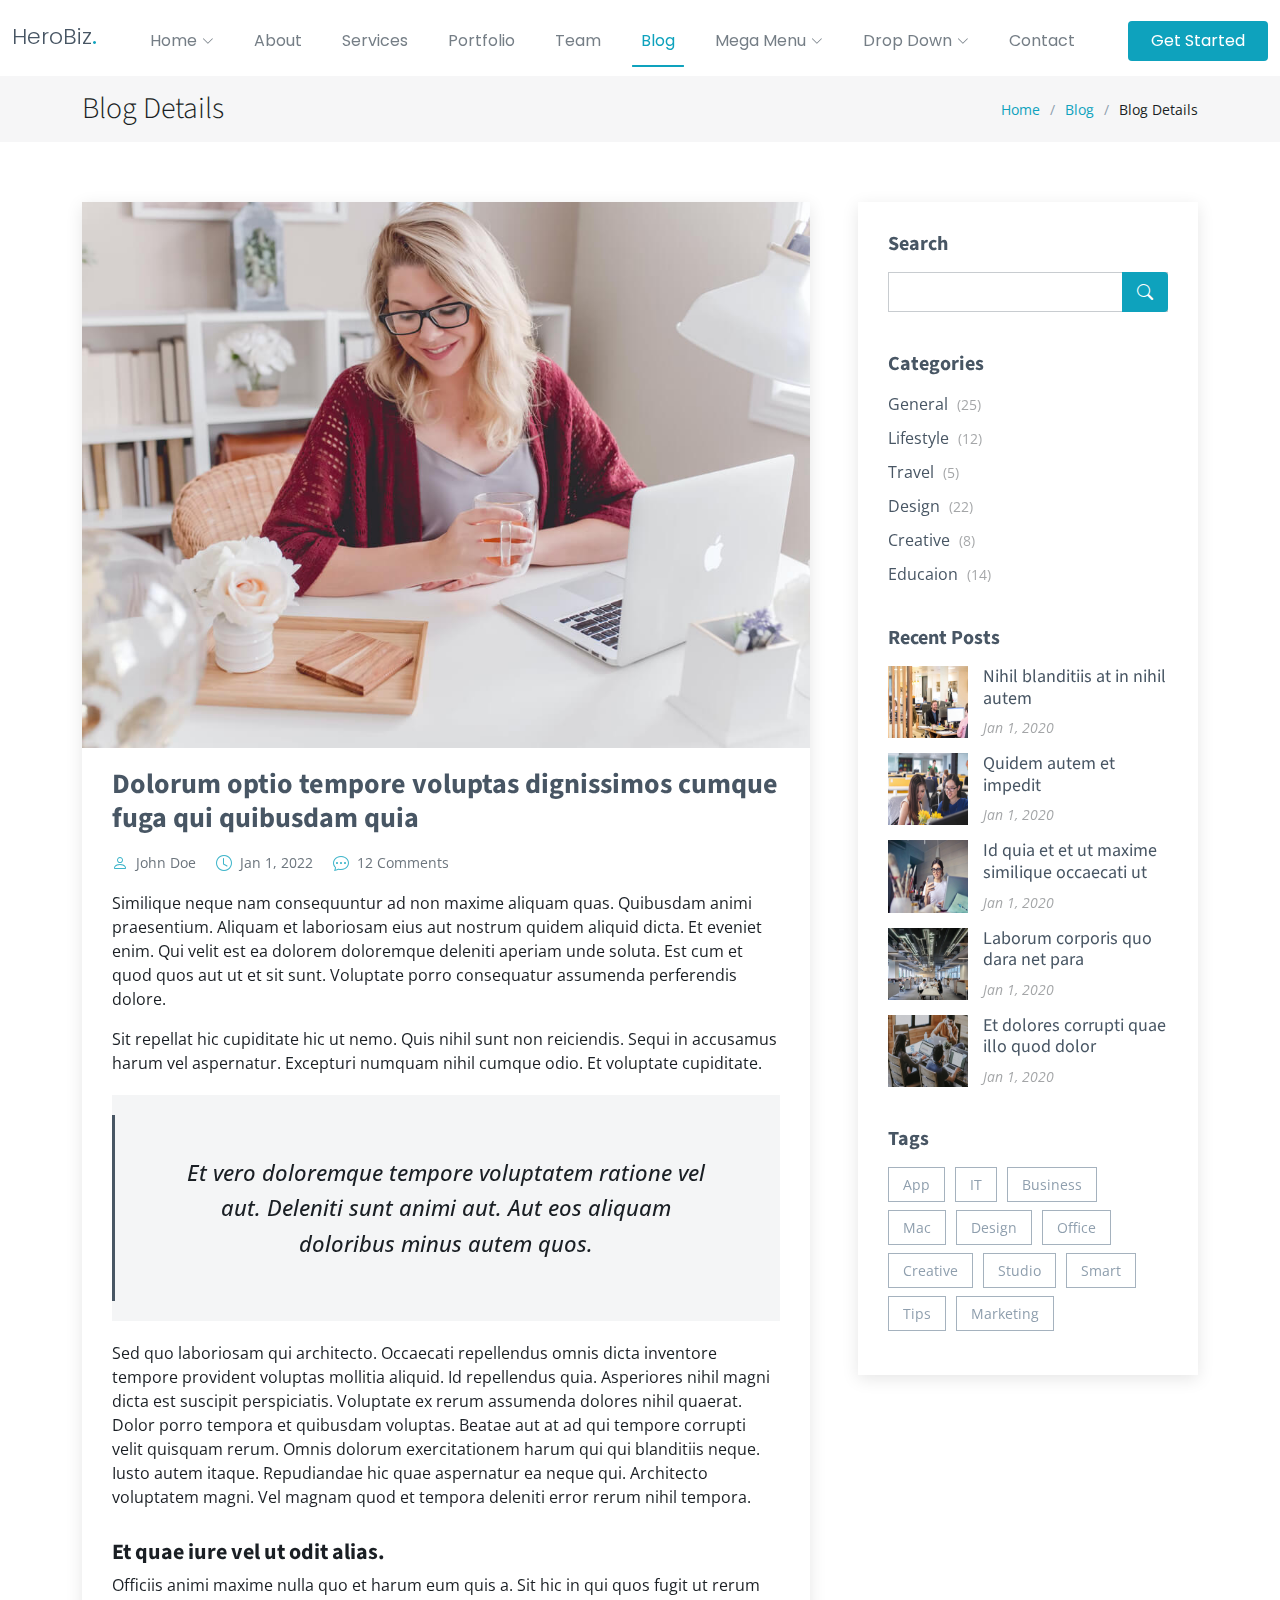
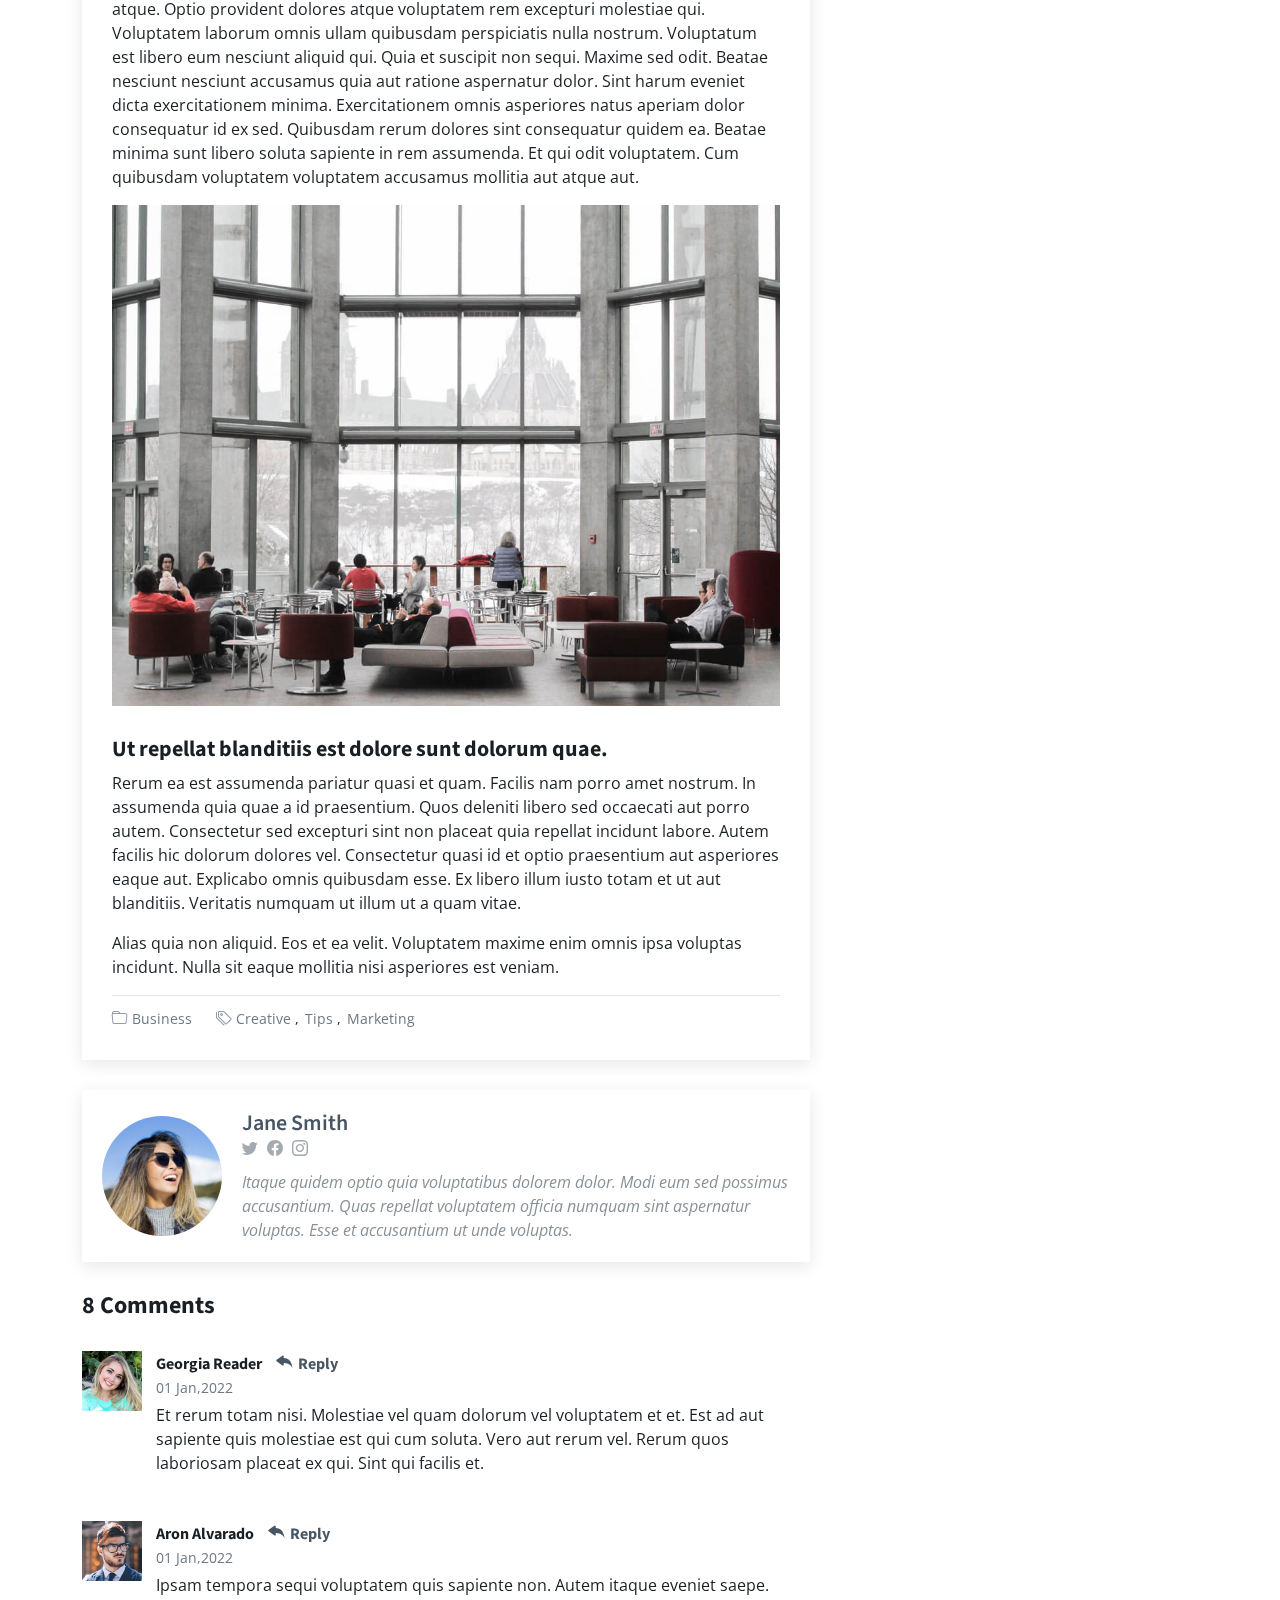
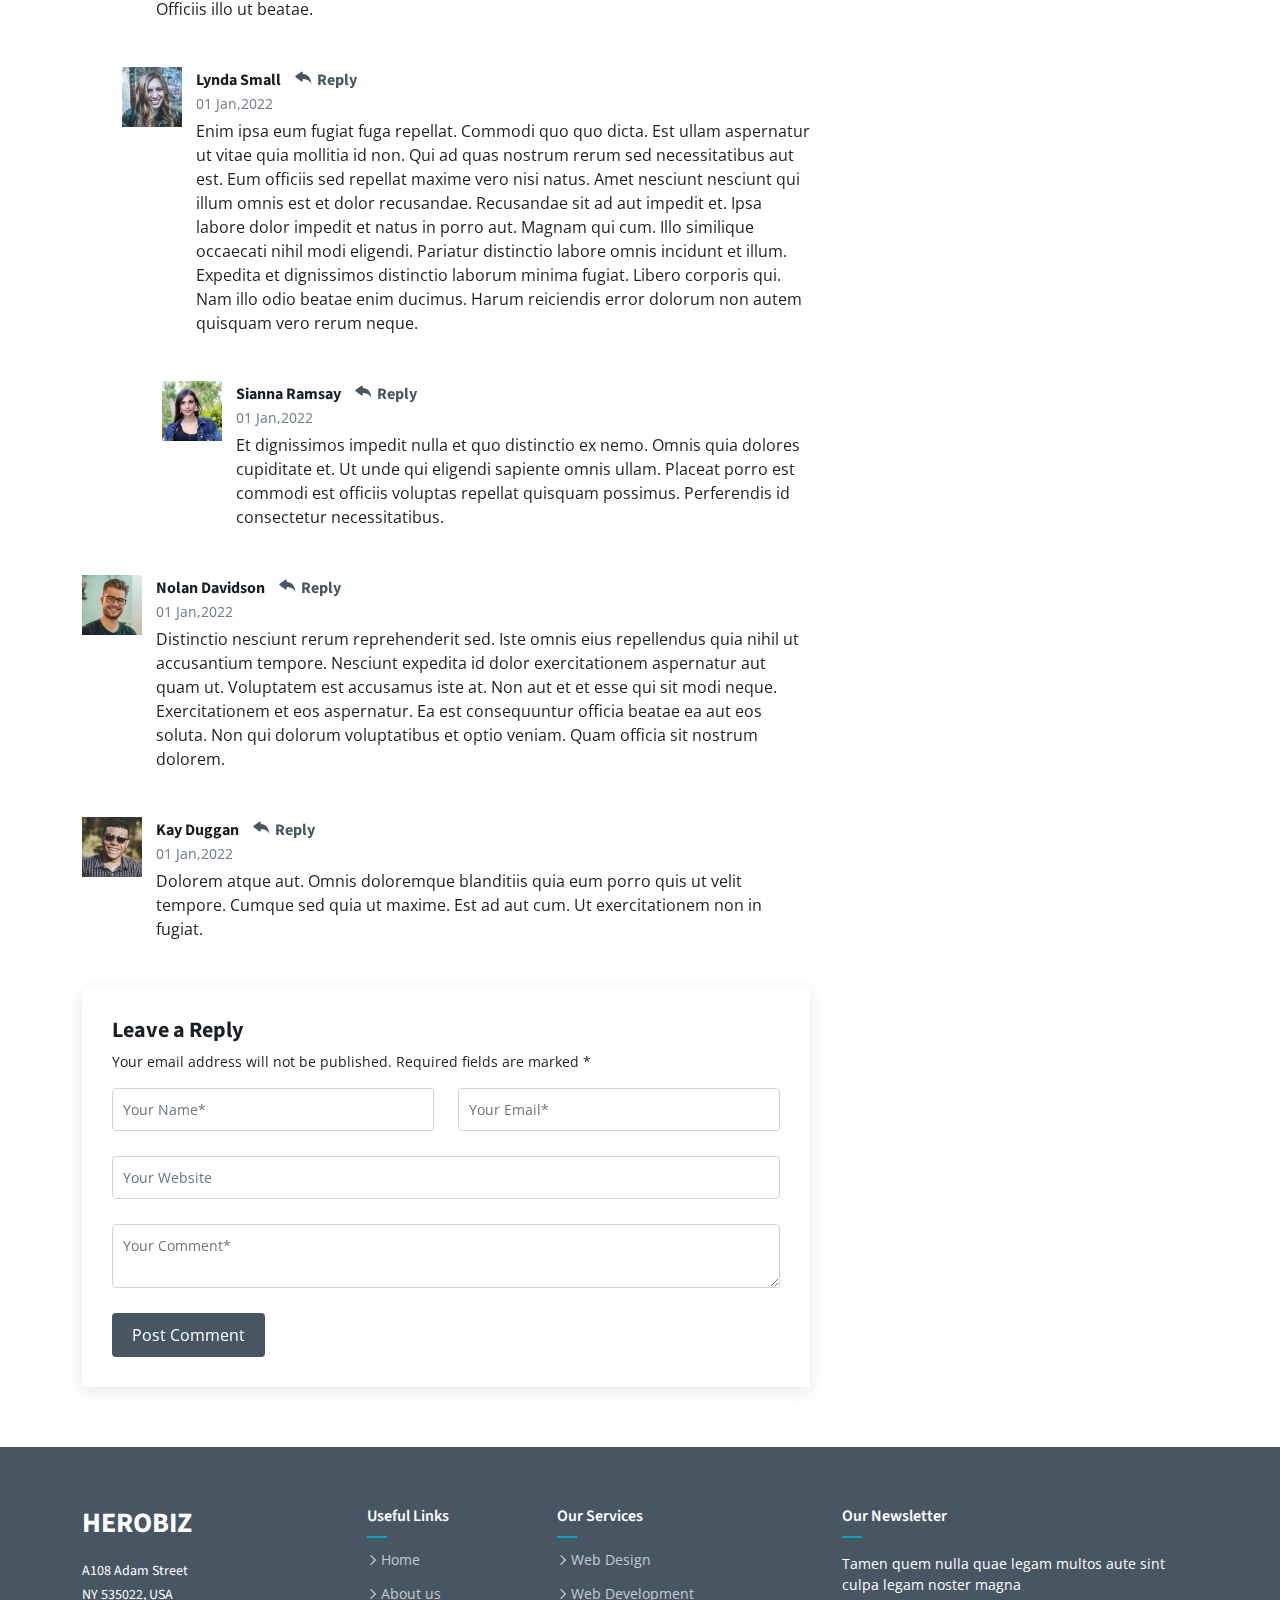
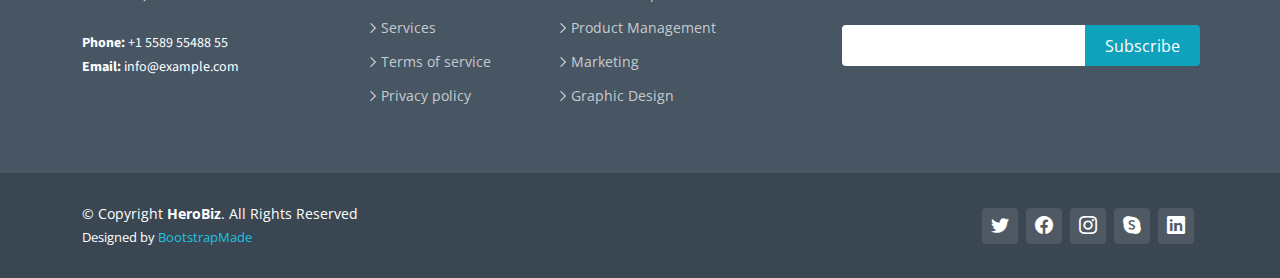
<file: blog-details.html>
<!DOCTYPE html>
<html lang="en">

<head>
  <meta charset="utf-8">
  <meta content="width=device-width, initial-scale=1.0" name="viewport">

  <title>Blog Details - HeroBiz Bootstrap Template</title>
  <meta content="" name="description">
  <meta content="" name="keywords">

  <!-- Favicons -->
  <link href="assets/img/favicon.png" rel="icon">
  <link href="assets/img/apple-touch-icon.png" rel="apple-touch-icon">

  <!-- Google Fonts -->
  <link rel="preconnect" href="https://fonts.googleapis.com">
  <link rel="preconnect" href="https://fonts.gstatic.com" crossorigin>
  <link href="https://fonts.googleapis.com/css2?family=Open+Sans:ital,wght@0,300;0,400;0,500;0,600;0,700;1,300;1,400;1,500;1,600;1,700&family=Poppins:ital,wght@0,300;0,400;0,500;0,600;0,700;1,300;1,400;1,500;1,600;1,700&family=Source+Sans+Pro:ital,wght@0,300;0,400;0,600;0,700;1,300;1,400;1,600;1,700&display=swap" rel="stylesheet">

  <!-- Vendor CSS Files -->
  <link href="assets/vendor/bootstrap/css/bootstrap.min.css" rel="stylesheet">
  <link href="assets/vendor/bootstrap-icons/bootstrap-icons.css" rel="stylesheet">
  <link href="assets/vendor/aos/aos.css" rel="stylesheet">
  <link href="assets/vendor/glightbox/css/glightbox.min.css" rel="stylesheet">
  <link href="assets/vendor/swiper/swiper-bundle.min.css" rel="stylesheet">

  <!-- Variables CSS Files. Uncomment your preferred color scheme -->
  <link href="assets/css/variables.css" rel="stylesheet">
  <!-- <link href="assets/css/variables-blue.css" rel="stylesheet"> -->
  <!-- <link href="assets/css/variables-green.css" rel="stylesheet"> -->
  <!-- <link href="assets/css/variables-orange.css" rel="stylesheet"> -->
  <!-- <link href="assets/css/variables-purple.css" rel="stylesheet"> -->
  <!-- <link href="assets/css/variables-red.css" rel="stylesheet"> -->
  <!-- <link href="assets/css/variables-pink.css" rel="stylesheet"> -->

  <!-- Template Main CSS File -->
  <link href="assets/css/main.css" rel="stylesheet">

  <!-- =======================================================
  * Template Name: HeroBiz - v2.1.0
  * Template URL: https://bootstrapmade.com/herobiz-bootstrap-business-template/
  * Author: BootstrapMade.com
  * License: https://bootstrapmade.com/license/
  ======================================================== -->
</head>

<body>

  <!-- ======= Header ======= -->
  <header id="header" class="header fixed-top" data-scrollto-offset="0">
    <div class="container-fluid d-flex align-items-center justify-content-between">

      <a href="index.html" class="logo d-flex align-items-center scrollto me-auto me-lg-0">
        <!-- Uncomment the line below if you also wish to use an image logo -->
        <!-- <img src="assets/img/logo.png" alt=""> -->
        <h1>HeroBiz<span>.</span></h1>
      </a>

      <nav id="navbar" class="navbar">
        <ul>

          <li class="dropdown"><a href="#"><span>Home</span> <i class="bi bi-chevron-down dropdown-indicator"></i></a>
            <ul>
              <li><a href="index.html">Home 1 - index.html</a></li>
              <li><a href="index-2.html">Home 2 - index-2.html</a></li>
              <li><a href="index-3.html">Home 3 - index-3.html</a></li>
              <li><a href="index-4.html">Home 4 - index-4.html</a></li>
            </ul>
          </li>

          <li><a class="nav-link scrollto" href="index.html#about">About</a></li>
          <li><a class="nav-link scrollto" href="index.html#services">Services</a></li>
          <li><a class="nav-link scrollto" href="index.html#portfolio">Portfolio</a></li>
          <li><a class="nav-link scrollto" href="index.html#team">Team</a></li>
          <li><a href="blog.html" class="active">Blog</a></li>
          <li class="dropdown megamenu"><a href="#"><span>Mega Menu</span> <i class="bi bi-chevron-down dropdown-indicator"></i></a>
            <ul>
              <li>
                <a href="#">Column 1 link 1</a>
                <a href="#">Column 1 link 2</a>
                <a href="#">Column 1 link 3</a>
              </li>
              <li>
                <a href="#">Column 2 link 1</a>
                <a href="#">Column 2 link 2</a>
                <a href="#">Column 3 link 3</a>
              </li>
              <li>
                <a href="#">Column 3 link 1</a>
                <a href="#">Column 3 link 2</a>
                <a href="#">Column 3 link 3</a>
              </li>
              <li>
                <a href="#">Column 4 link 1</a>
                <a href="#">Column 4 link 2</a>
                <a href="#">Column 4 link 3</a>
              </li>
            </ul>
          </li>
          <li class="dropdown"><a href="#"><span>Drop Down</span> <i class="bi bi-chevron-down dropdown-indicator"></i></a>
            <ul>
              <li><a href="#">Drop Down 1</a></li>
              <li class="dropdown"><a href="#"><span>Deep Drop Down</span> <i class="bi bi-chevron-down dropdown-indicator"></i></a>
                <ul>
                  <li><a href="#">Deep Drop Down 1</a></li>
                  <li><a href="#">Deep Drop Down 2</a></li>
                  <li><a href="#">Deep Drop Down 3</a></li>
                  <li><a href="#">Deep Drop Down 4</a></li>
                  <li><a href="#">Deep Drop Down 5</a></li>
                </ul>
              </li>
              <li><a href="#">Drop Down 2</a></li>
              <li><a href="#">Drop Down 3</a></li>
              <li><a href="#">Drop Down 4</a></li>
            </ul>
          </li>
          <li><a class="nav-link scrollto" href="index.html#contact">Contact</a></li>
        </ul>
        <i class="bi bi-list mobile-nav-toggle d-none"></i>
      </nav><!-- .navbar -->

      <a class="btn-getstarted scrollto" href="index.html#about">Get Started</a>

    </div>
  </header><!-- End Header -->

  <main id="main">

    <!-- ======= Breadcrumbs ======= -->
    <div class="breadcrumbs">
      <div class="container">

        <div class="d-flex justify-content-between align-items-center">
          <h2>Blog Details</h2>
          <ol>
            <li><a href="index.html">Home</a></li>
            <li><a href="blog.html">Blog</a></li>
            <li>Blog Details</li>
          </ol>
        </div>

      </div>
    </div><!-- End Breadcrumbs -->

    <!-- ======= Blog Details Section ======= -->
    <section id="blog" class="blog">
      <div class="container" data-aos="fade-up">

        <div class="row g-5">

          <div class="col-lg-8">

            <article class="blog-details">

              <div class="post-img">
                <img src="assets/img/blog/blog-1.jpg" alt="" class="img-fluid">
              </div>

              <h2 class="title">Dolorum optio tempore voluptas dignissimos cumque fuga qui quibusdam quia</h2>

              <div class="meta-top">
                <ul>
                  <li class="d-flex align-items-center"><i class="bi bi-person"></i> <a href="blog-details.html">John Doe</a></li>
                  <li class="d-flex align-items-center"><i class="bi bi-clock"></i> <a href="blog-details.html"><time datetime="2020-01-01">Jan 1, 2022</time></a></li>
                  <li class="d-flex align-items-center"><i class="bi bi-chat-dots"></i> <a href="blog-details.html">12 Comments</a></li>
                </ul>
              </div><!-- End meta top -->

              <div class="content">
                <p>
                  Similique neque nam consequuntur ad non maxime aliquam quas. Quibusdam animi praesentium. Aliquam et laboriosam eius aut nostrum quidem aliquid dicta.
                  Et eveniet enim. Qui velit est ea dolorem doloremque deleniti aperiam unde soluta. Est cum et quod quos aut ut et sit sunt. Voluptate porro consequatur assumenda perferendis dolore.
                </p>

                <p>
                  Sit repellat hic cupiditate hic ut nemo. Quis nihil sunt non reiciendis. Sequi in accusamus harum vel aspernatur. Excepturi numquam nihil cumque odio. Et voluptate cupiditate.
                </p>

                <blockquote>
                  <p>
                    Et vero doloremque tempore voluptatem ratione vel aut. Deleniti sunt animi aut. Aut eos aliquam doloribus minus autem quos.
                  </p>
                </blockquote>

                <p>
                  Sed quo laboriosam qui architecto. Occaecati repellendus omnis dicta inventore tempore provident voluptas mollitia aliquid. Id repellendus quia. Asperiores nihil magni dicta est suscipit perspiciatis. Voluptate ex rerum assumenda dolores nihil quaerat.
                  Dolor porro tempora et quibusdam voluptas. Beatae aut at ad qui tempore corrupti velit quisquam rerum. Omnis dolorum exercitationem harum qui qui blanditiis neque.
                  Iusto autem itaque. Repudiandae hic quae aspernatur ea neque qui. Architecto voluptatem magni. Vel magnam quod et tempora deleniti error rerum nihil tempora.
                </p>

                <h3>Et quae iure vel ut odit alias.</h3>
                <p>
                  Officiis animi maxime nulla quo et harum eum quis a. Sit hic in qui quos fugit ut rerum atque. Optio provident dolores atque voluptatem rem excepturi molestiae qui. Voluptatem laborum omnis ullam quibusdam perspiciatis nulla nostrum. Voluptatum est libero eum nesciunt aliquid qui.
                  Quia et suscipit non sequi. Maxime sed odit. Beatae nesciunt nesciunt accusamus quia aut ratione aspernatur dolor. Sint harum eveniet dicta exercitationem minima. Exercitationem omnis asperiores natus aperiam dolor consequatur id ex sed. Quibusdam rerum dolores sint consequatur quidem ea.
                  Beatae minima sunt libero soluta sapiente in rem assumenda. Et qui odit voluptatem. Cum quibusdam voluptatem voluptatem accusamus mollitia aut atque aut.
                </p>
                <img src="assets/img/blog/blog-inside-post.jpg" class="img-fluid" alt="">

                <h3>Ut repellat blanditiis est dolore sunt dolorum quae.</h3>
                <p>
                  Rerum ea est assumenda pariatur quasi et quam. Facilis nam porro amet nostrum. In assumenda quia quae a id praesentium. Quos deleniti libero sed occaecati aut porro autem. Consectetur sed excepturi sint non placeat quia repellat incidunt labore. Autem facilis hic dolorum dolores vel.
                  Consectetur quasi id et optio praesentium aut asperiores eaque aut. Explicabo omnis quibusdam esse. Ex libero illum iusto totam et ut aut blanditiis. Veritatis numquam ut illum ut a quam vitae.
                </p>
                <p>
                  Alias quia non aliquid. Eos et ea velit. Voluptatem maxime enim omnis ipsa voluptas incidunt. Nulla sit eaque mollitia nisi asperiores est veniam.
                </p>

              </div><!-- End post content -->

              <div class="meta-bottom">
                <i class="bi bi-folder"></i>
                <ul class="cats">
                  <li><a href="#">Business</a></li>
                </ul>

                <i class="bi bi-tags"></i>
                <ul class="tags">
                  <li><a href="#">Creative</a></li>
                  <li><a href="#">Tips</a></li>
                  <li><a href="#">Marketing</a></li>
                </ul>
              </div><!-- End meta bottom -->

            </article><!-- End blog post -->

            <div class="post-author d-flex align-items-center">
              <img src="assets/img/blog/blog-author.jpg" class="rounded-circle flex-shrink-0" alt="">
              <div>
                <h4>Jane Smith</h4>
                <div class="social-links">
                  <a href="https://twitters.com/#"><i class="bi bi-twitter"></i></a>
                  <a href="https://facebook.com/#"><i class="bi bi-facebook"></i></a>
                  <a href="https://instagram.com/#"><i class="biu bi-instagram"></i></a>
                </div>
                <p>
                  Itaque quidem optio quia voluptatibus dolorem dolor. Modi eum sed possimus accusantium. Quas repellat voluptatem officia numquam sint aspernatur voluptas. Esse et accusantium ut unde voluptas.
                </p>
              </div>
            </div><!-- End post author -->

            <div class="comments">

              <h4 class="comments-count">8 Comments</h4>

              <div id="comment-1" class="comment">
                <div class="d-flex">
                  <div class="comment-img"><img src="assets/img/blog/comments-1.jpg" alt=""></div>
                  <div>
                    <h5><a href="">Georgia Reader</a> <a href="#" class="reply"><i class="bi bi-reply-fill"></i> Reply</a></h5>
                    <time datetime="2020-01-01">01 Jan,2022</time>
                    <p>
                      Et rerum totam nisi. Molestiae vel quam dolorum vel voluptatem et et. Est ad aut sapiente quis molestiae est qui cum soluta.
                      Vero aut rerum vel. Rerum quos laboriosam placeat ex qui. Sint qui facilis et.
                    </p>
                  </div>
                </div>
              </div><!-- End comment #1 -->

              <div id="comment-2" class="comment">
                <div class="d-flex">
                  <div class="comment-img"><img src="assets/img/blog/comments-2.jpg" alt=""></div>
                  <div>
                    <h5><a href="">Aron Alvarado</a> <a href="#" class="reply"><i class="bi bi-reply-fill"></i> Reply</a></h5>
                    <time datetime="2020-01-01">01 Jan,2022</time>
                    <p>
                      Ipsam tempora sequi voluptatem quis sapiente non. Autem itaque eveniet saepe. Officiis illo ut beatae.
                    </p>
                  </div>
                </div>

                <div id="comment-reply-1" class="comment comment-reply">
                  <div class="d-flex">
                    <div class="comment-img"><img src="assets/img/blog/comments-3.jpg" alt=""></div>
                    <div>
                      <h5><a href="">Lynda Small</a> <a href="#" class="reply"><i class="bi bi-reply-fill"></i> Reply</a></h5>
                      <time datetime="2020-01-01">01 Jan,2022</time>
                      <p>
                        Enim ipsa eum fugiat fuga repellat. Commodi quo quo dicta. Est ullam aspernatur ut vitae quia mollitia id non. Qui ad quas nostrum rerum sed necessitatibus aut est. Eum officiis sed repellat maxime vero nisi natus. Amet nesciunt nesciunt qui illum omnis est et dolor recusandae.

                        Recusandae sit ad aut impedit et. Ipsa labore dolor impedit et natus in porro aut. Magnam qui cum. Illo similique occaecati nihil modi eligendi. Pariatur distinctio labore omnis incidunt et illum. Expedita et dignissimos distinctio laborum minima fugiat.

                        Libero corporis qui. Nam illo odio beatae enim ducimus. Harum reiciendis error dolorum non autem quisquam vero rerum neque.
                      </p>
                    </div>
                  </div>

                  <div id="comment-reply-2" class="comment comment-reply">
                    <div class="d-flex">
                      <div class="comment-img"><img src="assets/img/blog/comments-4.jpg" alt=""></div>
                      <div>
                        <h5><a href="">Sianna Ramsay</a> <a href="#" class="reply"><i class="bi bi-reply-fill"></i> Reply</a></h5>
                        <time datetime="2020-01-01">01 Jan,2022</time>
                        <p>
                          Et dignissimos impedit nulla et quo distinctio ex nemo. Omnis quia dolores cupiditate et. Ut unde qui eligendi sapiente omnis ullam. Placeat porro est commodi est officiis voluptas repellat quisquam possimus. Perferendis id consectetur necessitatibus.
                        </p>
                      </div>
                    </div>

                  </div><!-- End comment reply #2-->

                </div><!-- End comment reply #1-->

              </div><!-- End comment #2-->

              <div id="comment-3" class="comment">
                <div class="d-flex">
                  <div class="comment-img"><img src="assets/img/blog/comments-5.jpg" alt=""></div>
                  <div>
                    <h5><a href="">Nolan Davidson</a> <a href="#" class="reply"><i class="bi bi-reply-fill"></i> Reply</a></h5>
                    <time datetime="2020-01-01">01 Jan,2022</time>
                    <p>
                      Distinctio nesciunt rerum reprehenderit sed. Iste omnis eius repellendus quia nihil ut accusantium tempore. Nesciunt expedita id dolor exercitationem aspernatur aut quam ut. Voluptatem est accusamus iste at.
                      Non aut et et esse qui sit modi neque. Exercitationem et eos aspernatur. Ea est consequuntur officia beatae ea aut eos soluta. Non qui dolorum voluptatibus et optio veniam. Quam officia sit nostrum dolorem.
                    </p>
                  </div>
                </div>

              </div><!-- End comment #3 -->

              <div id="comment-4" class="comment">
                <div class="d-flex">
                  <div class="comment-img"><img src="assets/img/blog/comments-6.jpg" alt=""></div>
                  <div>
                    <h5><a href="">Kay Duggan</a> <a href="#" class="reply"><i class="bi bi-reply-fill"></i> Reply</a></h5>
                    <time datetime="2020-01-01">01 Jan,2022</time>
                    <p>
                      Dolorem atque aut. Omnis doloremque blanditiis quia eum porro quis ut velit tempore. Cumque sed quia ut maxime. Est ad aut cum. Ut exercitationem non in fugiat.
                    </p>
                  </div>
                </div>

              </div><!-- End comment #4 -->

              <div class="reply-form">

                <h4>Leave a Reply</h4>
                <p>Your email address will not be published. Required fields are marked * </p>
                <form action="">
                  <div class="row">
                    <div class="col-md-6 form-group">
                      <input name="name" type="text" class="form-control" placeholder="Your Name*">
                    </div>
                    <div class="col-md-6 form-group">
                      <input name="email" type="text" class="form-control" placeholder="Your Email*">
                    </div>
                  </div>
                  <div class="row">
                    <div class="col form-group">
                      <input name="website" type="text" class="form-control" placeholder="Your Website">
                    </div>
                  </div>
                  <div class="row">
                    <div class="col form-group">
                      <textarea name="comment" class="form-control" placeholder="Your Comment*"></textarea>
                    </div>
                  </div>
                  <button type="submit" class="btn btn-primary">Post Comment</button>

                </form>

              </div>

            </div><!-- End blog comments -->

          </div>

          <div class="col-lg-4">

            <div class="sidebar">

              <div class="sidebar-item search-form">
                <h3 class="sidebar-title">Search</h3>
                <form action="" class="mt-3">
                  <input type="text">
                  <button type="submit"><i class="bi bi-search"></i></button>
                </form>
              </div><!-- End sidebar search formn-->

              <div class="sidebar-item categories">
                <h3 class="sidebar-title">Categories</h3>
                <ul class="mt-3">
                  <li><a href="#">General <span>(25)</span></a></li>
                  <li><a href="#">Lifestyle <span>(12)</span></a></li>
                  <li><a href="#">Travel <span>(5)</span></a></li>
                  <li><a href="#">Design <span>(22)</span></a></li>
                  <li><a href="#">Creative <span>(8)</span></a></li>
                  <li><a href="#">Educaion <span>(14)</span></a></li>
                </ul>
              </div><!-- End sidebar categories-->

              <div class="sidebar-item recent-posts">
                <h3 class="sidebar-title">Recent Posts</h3>

                <div class="mt-3">

                  <div class="post-item mt-3">
                    <img src="assets/img/blog/blog-recent-1.jpg" alt="" class="flex-shrink-0">
                    <div>
                      <h4><a href="blog-post.html">Nihil blanditiis at in nihil autem</a></h4>
                      <time datetime="2020-01-01">Jan 1, 2020</time>
                    </div>
                  </div><!-- End recent post item-->

                  <div class="post-item">
                    <img src="assets/img/blog/blog-recent-2.jpg" alt="" class="flex-shrink-0">
                    <div>
                      <h4><a href="blog-post.html">Quidem autem et impedit</a></h4>
                      <time datetime="2020-01-01">Jan 1, 2020</time>
                    </div>
                  </div><!-- End recent post item-->

                  <div class="post-item">
                    <img src="assets/img/blog/blog-recent-3.jpg" alt="" class="flex-shrink-0">
                    <div>
                      <h4><a href="blog-post.html">Id quia et et ut maxime similique occaecati ut</a></h4>
                      <time datetime="2020-01-01">Jan 1, 2020</time>
                    </div>
                  </div><!-- End recent post item-->

                  <div class="post-item">
                    <img src="assets/img/blog/blog-recent-4.jpg" alt="" class="flex-shrink-0">
                    <div>
                      <h4><a href="blog-post.html">Laborum corporis quo dara net para</a></h4>
                      <time datetime="2020-01-01">Jan 1, 2020</time>
                    </div>
                  </div><!-- End recent post item-->

                  <div class="post-item">
                    <img src="assets/img/blog/blog-recent-5.jpg" alt="" class="flex-shrink-0">
                    <div>
                      <h4><a href="blog-post.html">Et dolores corrupti quae illo quod dolor</a></h4>
                      <time datetime="2020-01-01">Jan 1, 2020</time>
                    </div>
                  </div><!-- End recent post item-->

                </div>

              </div><!-- End sidebar recent posts-->

              <div class="sidebar-item tags">
                <h3 class="sidebar-title">Tags</h3>
                <ul class="mt-3">
                  <li><a href="#">App</a></li>
                  <li><a href="#">IT</a></li>
                  <li><a href="#">Business</a></li>
                  <li><a href="#">Mac</a></li>
                  <li><a href="#">Design</a></li>
                  <li><a href="#">Office</a></li>
                  <li><a href="#">Creative</a></li>
                  <li><a href="#">Studio</a></li>
                  <li><a href="#">Smart</a></li>
                  <li><a href="#">Tips</a></li>
                  <li><a href="#">Marketing</a></li>
                </ul>
              </div><!-- End sidebar tags-->

            </div><!-- End Blog Sidebar -->

          </div>
        </div>

      </div>
    </section><!-- End Blog Details Section -->

  </main><!-- End #main -->

  <!-- ======= Footer ======= -->
  <footer id="footer" class="footer">

    <div class="footer-content">
      <div class="container">
        <div class="row">

          <div class="col-lg-3 col-md-6">
            <div class="footer-info">
              <h3>HeroBiz</h3>
              <p>
                A108 Adam Street <br>
                NY 535022, USA<br><br>
                <strong>Phone:</strong> +1 5589 55488 55<br>
                <strong>Email:</strong> info@example.com<br>
              </p>
            </div>
          </div>

          <div class="col-lg-2 col-md-6 footer-links">
            <h4>Useful Links</h4>
            <ul>
              <li><i class="bi bi-chevron-right"></i> <a href="#">Home</a></li>
              <li><i class="bi bi-chevron-right"></i> <a href="#">About us</a></li>
              <li><i class="bi bi-chevron-right"></i> <a href="#">Services</a></li>
              <li><i class="bi bi-chevron-right"></i> <a href="#">Terms of service</a></li>
              <li><i class="bi bi-chevron-right"></i> <a href="#">Privacy policy</a></li>
            </ul>
          </div>

          <div class="col-lg-3 col-md-6 footer-links">
            <h4>Our Services</h4>
            <ul>
              <li><i class="bi bi-chevron-right"></i> <a href="#">Web Design</a></li>
              <li><i class="bi bi-chevron-right"></i> <a href="#">Web Development</a></li>
              <li><i class="bi bi-chevron-right"></i> <a href="#">Product Management</a></li>
              <li><i class="bi bi-chevron-right"></i> <a href="#">Marketing</a></li>
              <li><i class="bi bi-chevron-right"></i> <a href="#">Graphic Design</a></li>
            </ul>
          </div>

          <div class="col-lg-4 col-md-6 footer-newsletter">
            <h4>Our Newsletter</h4>
            <p>Tamen quem nulla quae legam multos aute sint culpa legam noster magna</p>
            <form action="" method="post">
              <input type="email" name="email"><input type="submit" value="Subscribe">
            </form>

          </div>

        </div>
      </div>
    </div>

    <div class="footer-legal text-center">
      <div class="container d-flex flex-column flex-lg-row justify-content-center justify-content-lg-between align-items-center">

        <div class="d-flex flex-column align-items-center align-items-lg-start">
          <div class="copyright">
            &copy; Copyright <strong><span>HeroBiz</span></strong>. All Rights Reserved
          </div>
          <div class="credits">
            <!-- All the links in the footer should remain intact. -->
            <!-- You can delete the links only if you purchased the pro version. -->
            <!-- Licensing information: https://bootstrapmade.com/license/ -->
            <!-- Purchase the pro version with working PHP/AJAX contact form: https://bootstrapmade.com/herobiz-bootstrap-business-template/ -->
            Designed by <a href="https://bootstrapmade.com/">BootstrapMade</a>
          </div>
        </div>

        <div class="social-links order-first order-lg-last mb-3 mb-lg-0">
          <a href="#" class="twitter"><i class="bi bi-twitter"></i></a>
          <a href="#" class="facebook"><i class="bi bi-facebook"></i></a>
          <a href="#" class="instagram"><i class="bi bi-instagram"></i></a>
          <a href="#" class="google-plus"><i class="bi bi-skype"></i></a>
          <a href="#" class="linkedin"><i class="bi bi-linkedin"></i></a>
        </div>

      </div>
    </div>

  </footer><!-- End Footer -->

  <a href="#" class="scroll-top d-flex align-items-center justify-content-center"><i class="bi bi-arrow-up-short"></i></a>

  <div id="preloader"></div>

  <!-- Vendor JS Files -->
  <script src="assets/vendor/bootstrap/js/bootstrap.bundle.min.js"></script>
  <script src="assets/vendor/aos/aos.js"></script>
  <script src="assets/vendor/glightbox/js/glightbox.min.js"></script>
  <script src="assets/vendor/isotope-layout/isotope.pkgd.min.js"></script>
  <script src="assets/vendor/swiper/swiper-bundle.min.js"></script>
  <script src="assets/vendor/php-email-form/validate.js"></script>

  <!-- Template Main JS File -->
  <script src="assets/js/main.js"></script>

</body>

</html>
</file>
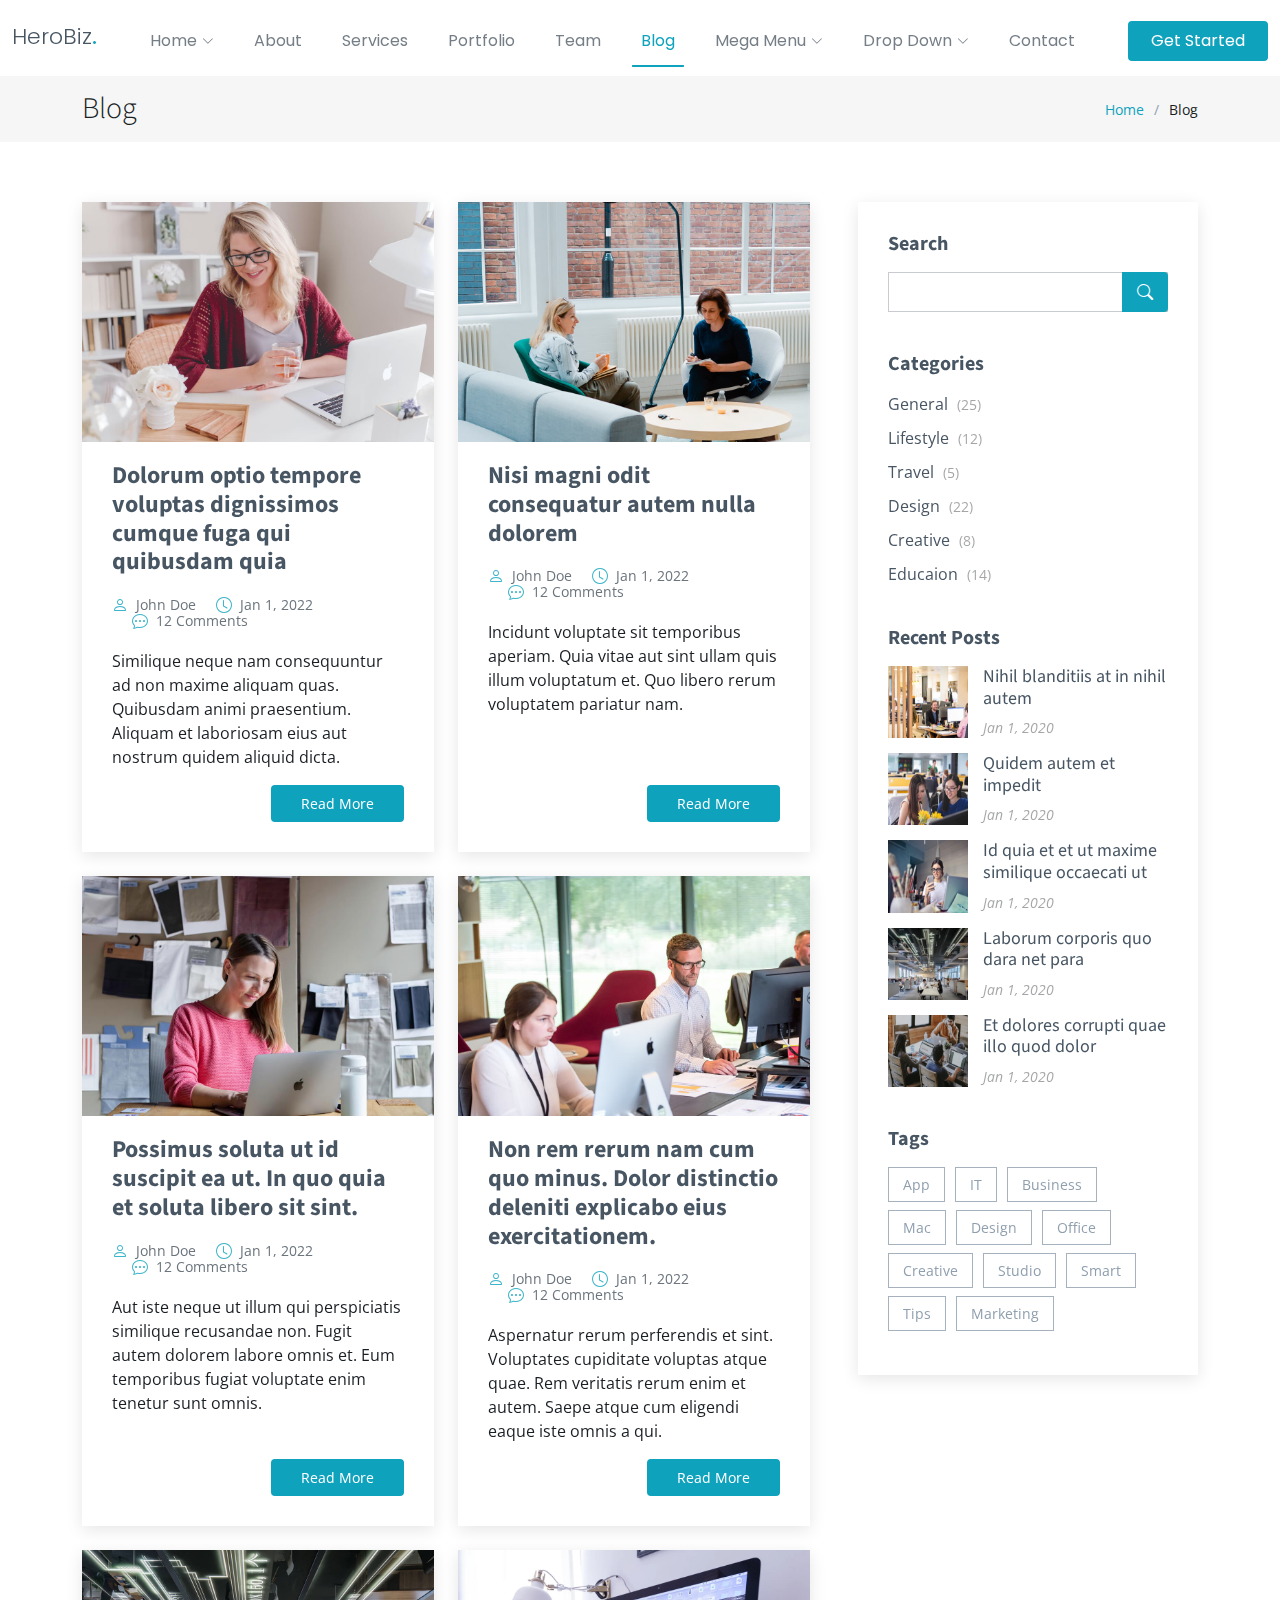
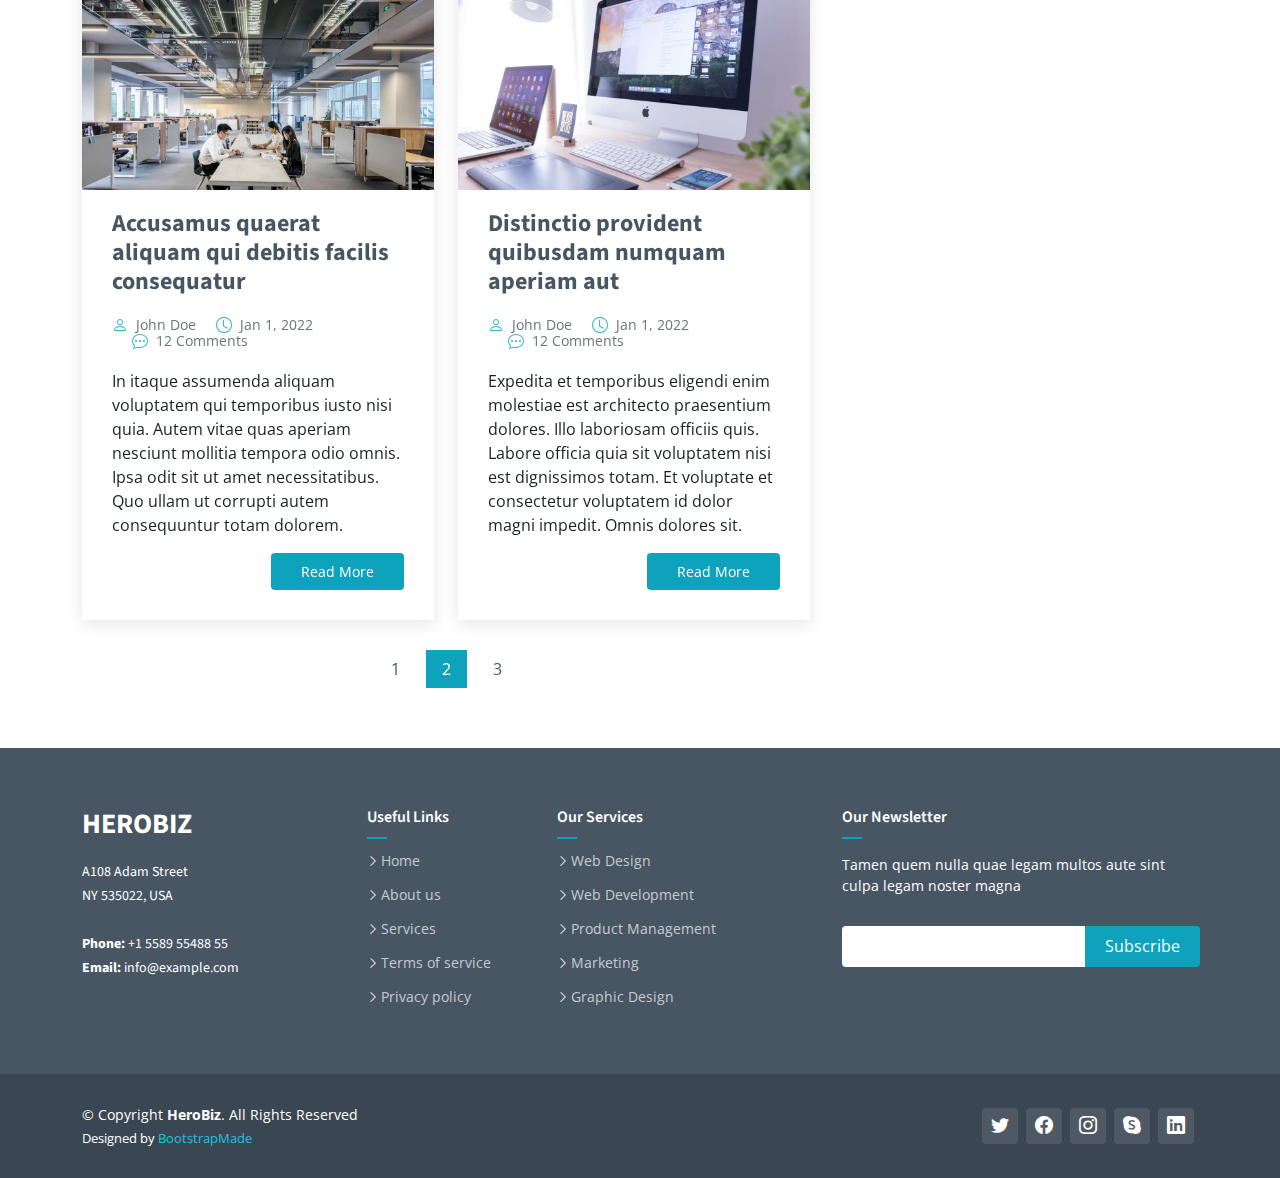
<file: blog.html>
<!DOCTYPE html>
<html lang="en">

<head>
  <meta charset="utf-8">
  <meta content="width=device-width, initial-scale=1.0" name="viewport">

  <title>Blog - HeroBiz Bootstrap Template</title>
  <meta content="" name="description">
  <meta content="" name="keywords">

  <!-- Favicons -->
  <link href="assets/img/favicon.png" rel="icon">
  <link href="assets/img/apple-touch-icon.png" rel="apple-touch-icon">

  <!-- Google Fonts -->
  <link rel="preconnect" href="https://fonts.googleapis.com">
  <link rel="preconnect" href="https://fonts.gstatic.com" crossorigin>
  <link href="https://fonts.googleapis.com/css2?family=Open+Sans:ital,wght@0,300;0,400;0,500;0,600;0,700;1,300;1,400;1,500;1,600;1,700&family=Poppins:ital,wght@0,300;0,400;0,500;0,600;0,700;1,300;1,400;1,500;1,600;1,700&family=Source+Sans+Pro:ital,wght@0,300;0,400;0,600;0,700;1,300;1,400;1,600;1,700&display=swap" rel="stylesheet">

  <!-- Vendor CSS Files -->
  <link href="assets/vendor/bootstrap/css/bootstrap.min.css" rel="stylesheet">
  <link href="assets/vendor/bootstrap-icons/bootstrap-icons.css" rel="stylesheet">
  <link href="assets/vendor/aos/aos.css" rel="stylesheet">
  <link href="assets/vendor/glightbox/css/glightbox.min.css" rel="stylesheet">
  <link href="assets/vendor/swiper/swiper-bundle.min.css" rel="stylesheet">

  <!-- Variables CSS Files. Uncomment your preferred color scheme -->
  <link href="assets/css/variables.css" rel="stylesheet">
  <!-- <link href="assets/css/variables-blue.css" rel="stylesheet"> -->
  <!-- <link href="assets/css/variables-green.css" rel="stylesheet"> -->
  <!-- <link href="assets/css/variables-orange.css" rel="stylesheet"> -->
  <!-- <link href="assets/css/variables-purple.css" rel="stylesheet"> -->
  <!-- <link href="assets/css/variables-red.css" rel="stylesheet"> -->
  <!-- <link href="assets/css/variables-pink.css" rel="stylesheet"> -->

  <!-- Template Main CSS File -->
  <link href="assets/css/main.css" rel="stylesheet">

  <!-- =======================================================
  * Template Name: HeroBiz - v2.1.0
  * Template URL: https://bootstrapmade.com/herobiz-bootstrap-business-template/
  * Author: BootstrapMade.com
  * License: https://bootstrapmade.com/license/
  ======================================================== -->
</head>

<body>

  <!-- ======= Header ======= -->
  <header id="header" class="header fixed-top" data-scrollto-offset="0">
    <div class="container-fluid d-flex align-items-center justify-content-between">

      <a href="index.html" class="logo d-flex align-items-center scrollto me-auto me-lg-0">
        <!-- Uncomment the line below if you also wish to use an image logo -->
        <!-- <img src="assets/img/logo.png" alt=""> -->
        <h1>HeroBiz<span>.</span></h1>
      </a>

      <nav id="navbar" class="navbar">
        <ul>

          <li class="dropdown"><a href="#"><span>Home</span> <i class="bi bi-chevron-down dropdown-indicator"></i></a>
            <ul>
              <li><a href="index.html">Home 1 - index.html</a></li>
              <li><a href="index-2.html">Home 2 - index-2.html</a></li>
              <li><a href="index-3.html">Home 3 - index-3.html</a></li>
              <li><a href="index-4.html">Home 4 - index-4.html</a></li>
            </ul>
          </li>

          <li><a class="nav-link scrollto" href="index.html#about">About</a></li>
          <li><a class="nav-link scrollto" href="index.html#services">Services</a></li>
          <li><a class="nav-link scrollto" href="index.html#portfolio">Portfolio</a></li>
          <li><a class="nav-link scrollto" href="index.html#team">Team</a></li>
          <li><a href="blog.html" class="active">Blog</a></li>
          <li class="dropdown megamenu"><a href="#"><span>Mega Menu</span> <i class="bi bi-chevron-down dropdown-indicator"></i></a>
            <ul>
              <li>
                <a href="#">Column 1 link 1</a>
                <a href="#">Column 1 link 2</a>
                <a href="#">Column 1 link 3</a>
              </li>
              <li>
                <a href="#">Column 2 link 1</a>
                <a href="#">Column 2 link 2</a>
                <a href="#">Column 3 link 3</a>
              </li>
              <li>
                <a href="#">Column 3 link 1</a>
                <a href="#">Column 3 link 2</a>
                <a href="#">Column 3 link 3</a>
              </li>
              <li>
                <a href="#">Column 4 link 1</a>
                <a href="#">Column 4 link 2</a>
                <a href="#">Column 4 link 3</a>
              </li>
            </ul>
          </li>
          <li class="dropdown"><a href="#"><span>Drop Down</span> <i class="bi bi-chevron-down dropdown-indicator"></i></a>
            <ul>
              <li><a href="#">Drop Down 1</a></li>
              <li class="dropdown"><a href="#"><span>Deep Drop Down</span> <i class="bi bi-chevron-down dropdown-indicator"></i></a>
                <ul>
                  <li><a href="#">Deep Drop Down 1</a></li>
                  <li><a href="#">Deep Drop Down 2</a></li>
                  <li><a href="#">Deep Drop Down 3</a></li>
                  <li><a href="#">Deep Drop Down 4</a></li>
                  <li><a href="#">Deep Drop Down 5</a></li>
                </ul>
              </li>
              <li><a href="#">Drop Down 2</a></li>
              <li><a href="#">Drop Down 3</a></li>
              <li><a href="#">Drop Down 4</a></li>
            </ul>
          </li>
          <li><a class="nav-link scrollto" href="index.html#contact">Contact</a></li>
        </ul>
        <i class="bi bi-list mobile-nav-toggle d-none"></i>
      </nav><!-- .navbar -->

      <a class="btn-getstarted scrollto" href="index.html#about">Get Started</a>

    </div>
  </header><!-- End Header -->

  <main id="main">

    <!-- ======= Breadcrumbs ======= -->
    <div class="breadcrumbs">
      <div class="container">

        <div class="d-flex justify-content-between align-items-center">
          <h2>Blog</h2>
          <ol>
            <li><a href="index.html">Home</a></li>
            <li>Blog</li>
          </ol>
        </div>

      </div>
    </div><!-- End Breadcrumbs -->

    <!-- ======= Blog Section ======= -->
    <section id="blog" class="blog">
      <div class="container" data-aos="fade-up">

        <div class="row g-5">

          <div class="col-lg-8">

            <div class="row gy-4 posts-list">

              <div class="col-lg-6">
                <article class="d-flex flex-column">

                  <div class="post-img">
                    <img src="assets/img/blog/blog-1.jpg" alt="" class="img-fluid">
                  </div>

                  <h2 class="title">
                    <a href="blog-details.html">Dolorum optio tempore voluptas dignissimos cumque fuga qui quibusdam quia</a>
                  </h2>

                  <div class="meta-top">
                    <ul>
                      <li class="d-flex align-items-center"><i class="bi bi-person"></i> <a href="blog-details.html">John Doe</a></li>
                      <li class="d-flex align-items-center"><i class="bi bi-clock"></i> <a href="blog-details.html"><time datetime="2022-01-01">Jan 1, 2022</time></a></li>
                      <li class="d-flex align-items-center"><i class="bi bi-chat-dots"></i> <a href="blog-details.html">12 Comments</a></li>
                    </ul>
                  </div>

                  <div class="content">
                    <p>
                      Similique neque nam consequuntur ad non maxime aliquam quas. Quibusdam animi praesentium. Aliquam et laboriosam eius aut nostrum quidem aliquid dicta.
                    </p>
                  </div>

                  <div class="read-more mt-auto align-self-end">
                    <a href="blog-details.html">Read More</a>
                  </div>

                </article>
              </div><!-- End post list item -->

              <div class="col-lg-6">
                <article class="d-flex flex-column">

                  <div class="post-img">
                    <img src="assets/img/blog/blog-2.jpg" alt="" class="img-fluid">
                  </div>

                  <h2 class="title">
                    <a href="blog-details.html">Nisi magni odit consequatur autem nulla dolorem</a>
                  </h2>

                  <div class="meta-top">
                    <ul>
                      <li class="d-flex align-items-center"><i class="bi bi-person"></i> <a href="blog-details.html">John Doe</a></li>
                      <li class="d-flex align-items-center"><i class="bi bi-clock"></i> <a href="blog-details.html"><time datetime="2022-01-01">Jan 1, 2022</time></a></li>
                      <li class="d-flex align-items-center"><i class="bi bi-chat-dots"></i> <a href="blog-details.html">12 Comments</a></li>
                    </ul>
                  </div>

                  <div class="content">
                    <p>
                      Incidunt voluptate sit temporibus aperiam. Quia vitae aut sint ullam quis illum voluptatum et. Quo libero rerum voluptatem pariatur nam.
                    </p>
                  </div>

                  <div class="read-more mt-auto align-self-end">
                    <a href="blog-details.html">Read More</a>
                  </div>

                </article>
              </div><!-- End post list item -->

              <div class="col-lg-6">
                <article class="d-flex flex-column">

                  <div class="post-img">
                    <img src="assets/img/blog/blog-3.jpg" alt="" class="img-fluid">
                  </div>

                  <h2 class="title">
                    <a href="blog-details.html">Possimus soluta ut id suscipit ea ut. In quo quia et soluta libero sit sint.</a>
                  </h2>

                  <div class="meta-top">
                    <ul>
                      <li class="d-flex align-items-center"><i class="bi bi-person"></i> <a href="blog-details.html">John Doe</a></li>
                      <li class="d-flex align-items-center"><i class="bi bi-clock"></i> <a href="blog-details.html"><time datetime="2022-01-01">Jan 1, 2022</time></a></li>
                      <li class="d-flex align-items-center"><i class="bi bi-chat-dots"></i> <a href="blog-details.html">12 Comments</a></li>
                    </ul>
                  </div>

                  <div class="content">
                    <p>
                      Aut iste neque ut illum qui perspiciatis similique recusandae non. Fugit autem dolorem labore omnis et. Eum temporibus fugiat voluptate enim tenetur sunt omnis.
                    </p>
                  </div>

                  <div class="read-more mt-auto align-self-end">
                    <a href="blog-details.html">Read More</a>
                  </div>

                </article>
              </div><!-- End post list item -->

              <div class="col-lg-6">
                <article class="d-flex flex-column">

                  <div class="post-img">
                    <img src="assets/img/blog/blog-4.jpg" alt="" class="img-fluid">
                  </div>

                  <h2 class="title">
                    <a href="blog-details.html">Non rem rerum nam cum quo minus. Dolor distinctio deleniti explicabo eius exercitationem.</a>
                  </h2>

                  <div class="meta-top">
                    <ul>
                      <li class="d-flex align-items-center"><i class="bi bi-person"></i> <a href="blog-details.html">John Doe</a></li>
                      <li class="d-flex align-items-center"><i class="bi bi-clock"></i> <a href="blog-details.html"><time datetime="2022-01-01">Jan 1, 2022</time></a></li>
                      <li class="d-flex align-items-center"><i class="bi bi-chat-dots"></i> <a href="blog-details.html">12 Comments</a></li>
                    </ul>
                  </div>

                  <div class="content">
                    <p>
                      Aspernatur rerum perferendis et sint. Voluptates cupiditate voluptas atque quae. Rem veritatis rerum enim et autem. Saepe atque cum eligendi eaque iste omnis a qui.
                    </p>
                  </div>

                  <div class="read-more mt-auto align-self-end">
                    <a href="blog-details.html">Read More</a>
                  </div>

                </article>
              </div><!-- End post list item -->

              <div class="col-lg-6">
                <article class="d-flex flex-column">

                  <div class="post-img">
                    <img src="assets/img/blog/blog-5.jpg" alt="" class="img-fluid">
                  </div>

                  <h2 class="title">
                    <a href="blog-details.html">Accusamus quaerat aliquam qui debitis facilis consequatur</a>
                  </h2>

                  <div class="meta-top">
                    <ul>
                      <li class="d-flex align-items-center"><i class="bi bi-person"></i> <a href="blog-details.html">John Doe</a></li>
                      <li class="d-flex align-items-center"><i class="bi bi-clock"></i> <a href="blog-details.html"><time datetime="2022-01-01">Jan 1, 2022</time></a></li>
                      <li class="d-flex align-items-center"><i class="bi bi-chat-dots"></i> <a href="blog-details.html">12 Comments</a></li>
                    </ul>
                  </div>

                  <div class="content">
                    <p>
                      In itaque assumenda aliquam voluptatem qui temporibus iusto nisi quia. Autem vitae quas aperiam nesciunt mollitia tempora odio omnis. Ipsa odit sit ut amet necessitatibus. Quo ullam ut corrupti autem consequuntur totam dolorem.
                    </p>
                  </div>

                  <div class="read-more mt-auto align-self-end">
                    <a href="blog-details.html">Read More</a>
                  </div>

                </article>
              </div><!-- End post list item -->

              <div class="col-lg-6">
                <article class="d-flex flex-column">

                  <div class="post-img">
                    <img src="assets/img/blog/blog-6.jpg" alt="" class="img-fluid">
                  </div>

                  <h2 class="title">
                    <a href="blog-details.html">Distinctio provident quibusdam numquam aperiam aut</a>
                  </h2>

                  <div class="meta-top">
                    <ul>
                      <li class="d-flex align-items-center"><i class="bi bi-person"></i> <a href="blog-details.html">John Doe</a></li>
                      <li class="d-flex align-items-center"><i class="bi bi-clock"></i> <a href="blog-details.html"><time datetime="2022-01-01">Jan 1, 2022</time></a></li>
                      <li class="d-flex align-items-center"><i class="bi bi-chat-dots"></i> <a href="blog-details.html">12 Comments</a></li>
                    </ul>
                  </div>

                  <div class="content">
                    <p>
                      Expedita et temporibus eligendi enim molestiae est architecto praesentium dolores. Illo laboriosam officiis quis. Labore officia quia sit voluptatem nisi est dignissimos totam. Et voluptate et consectetur voluptatem id dolor magni impedit. Omnis dolores sit.
                    </p>
                  </div>

                  <div class="read-more mt-auto align-self-end">
                    <a href="blog-details.html">Read More</a>
                  </div>

                </article>
              </div><!-- End post list item -->

            </div><!-- End blog posts list -->

            <div class="blog-pagination">
              <ul class="justify-content-center">
                <li><a href="#">1</a></li>
                <li class="active"><a href="#">2</a></li>
                <li><a href="#">3</a></li>
              </ul>
            </div><!-- End blog pagination -->

          </div>

          <div class="col-lg-4">

            <div class="sidebar">

              <div class="sidebar-item search-form">
                <h3 class="sidebar-title">Search</h3>
                <form action="" class="mt-3">
                  <input type="text">
                  <button type="submit"><i class="bi bi-search"></i></button>
                </form>
              </div><!-- End sidebar search formn-->

              <div class="sidebar-item categories">
                <h3 class="sidebar-title">Categories</h3>
                <ul class="mt-3">
                  <li><a href="#">General <span>(25)</span></a></li>
                  <li><a href="#">Lifestyle <span>(12)</span></a></li>
                  <li><a href="#">Travel <span>(5)</span></a></li>
                  <li><a href="#">Design <span>(22)</span></a></li>
                  <li><a href="#">Creative <span>(8)</span></a></li>
                  <li><a href="#">Educaion <span>(14)</span></a></li>
                </ul>
              </div><!-- End sidebar categories-->

              <div class="sidebar-item recent-posts">
                <h3 class="sidebar-title">Recent Posts</h3>

                <div class="mt-3">

                  <div class="post-item mt-3">
                    <img src="assets/img/blog/blog-recent-1.jpg" alt="" class="flex-shrink-0">
                    <div>
                      <h4><a href="blog-post.html">Nihil blanditiis at in nihil autem</a></h4>
                      <time datetime="2020-01-01">Jan 1, 2020</time>
                    </div>
                  </div><!-- End recent post item-->

                  <div class="post-item">
                    <img src="assets/img/blog/blog-recent-2.jpg" alt="" class="flex-shrink-0">
                    <div>
                      <h4><a href="blog-post.html">Quidem autem et impedit</a></h4>
                      <time datetime="2020-01-01">Jan 1, 2020</time>
                    </div>
                  </div><!-- End recent post item-->

                  <div class="post-item">
                    <img src="assets/img/blog/blog-recent-3.jpg" alt="" class="flex-shrink-0">
                    <div>
                      <h4><a href="blog-post.html">Id quia et et ut maxime similique occaecati ut</a></h4>
                      <time datetime="2020-01-01">Jan 1, 2020</time>
                    </div>
                  </div><!-- End recent post item-->

                  <div class="post-item">
                    <img src="assets/img/blog/blog-recent-4.jpg" alt="" class="flex-shrink-0">
                    <div>
                      <h4><a href="blog-post.html">Laborum corporis quo dara net para</a></h4>
                      <time datetime="2020-01-01">Jan 1, 2020</time>
                    </div>
                  </div><!-- End recent post item-->

                  <div class="post-item">
                    <img src="assets/img/blog/blog-recent-5.jpg" alt="" class="flex-shrink-0">
                    <div>
                      <h4><a href="blog-post.html">Et dolores corrupti quae illo quod dolor</a></h4>
                      <time datetime="2020-01-01">Jan 1, 2020</time>
                    </div>
                  </div><!-- End recent post item-->

                </div>

              </div><!-- End sidebar recent posts-->

              <div class="sidebar-item tags">
                <h3 class="sidebar-title">Tags</h3>
                <ul class="mt-3">
                  <li><a href="#">App</a></li>
                  <li><a href="#">IT</a></li>
                  <li><a href="#">Business</a></li>
                  <li><a href="#">Mac</a></li>
                  <li><a href="#">Design</a></li>
                  <li><a href="#">Office</a></li>
                  <li><a href="#">Creative</a></li>
                  <li><a href="#">Studio</a></li>
                  <li><a href="#">Smart</a></li>
                  <li><a href="#">Tips</a></li>
                  <li><a href="#">Marketing</a></li>
                </ul>
              </div><!-- End sidebar tags-->

            </div><!-- End Blog Sidebar -->

          </div>

        </div>

      </div>
    </section><!-- End Blog Section -->

  </main><!-- End #main -->

  <!-- ======= Footer ======= -->
  <footer id="footer" class="footer">

    <div class="footer-content">
      <div class="container">
        <div class="row">

          <div class="col-lg-3 col-md-6">
            <div class="footer-info">
              <h3>HeroBiz</h3>
              <p>
                A108 Adam Street <br>
                NY 535022, USA<br><br>
                <strong>Phone:</strong> +1 5589 55488 55<br>
                <strong>Email:</strong> info@example.com<br>
              </p>
            </div>
          </div>

          <div class="col-lg-2 col-md-6 footer-links">
            <h4>Useful Links</h4>
            <ul>
              <li><i class="bi bi-chevron-right"></i> <a href="#">Home</a></li>
              <li><i class="bi bi-chevron-right"></i> <a href="#">About us</a></li>
              <li><i class="bi bi-chevron-right"></i> <a href="#">Services</a></li>
              <li><i class="bi bi-chevron-right"></i> <a href="#">Terms of service</a></li>
              <li><i class="bi bi-chevron-right"></i> <a href="#">Privacy policy</a></li>
            </ul>
          </div>

          <div class="col-lg-3 col-md-6 footer-links">
            <h4>Our Services</h4>
            <ul>
              <li><i class="bi bi-chevron-right"></i> <a href="#">Web Design</a></li>
              <li><i class="bi bi-chevron-right"></i> <a href="#">Web Development</a></li>
              <li><i class="bi bi-chevron-right"></i> <a href="#">Product Management</a></li>
              <li><i class="bi bi-chevron-right"></i> <a href="#">Marketing</a></li>
              <li><i class="bi bi-chevron-right"></i> <a href="#">Graphic Design</a></li>
            </ul>
          </div>

          <div class="col-lg-4 col-md-6 footer-newsletter">
            <h4>Our Newsletter</h4>
            <p>Tamen quem nulla quae legam multos aute sint culpa legam noster magna</p>
            <form action="" method="post">
              <input type="email" name="email"><input type="submit" value="Subscribe">
            </form>

          </div>

        </div>
      </div>
    </div>

    <div class="footer-legal text-center">
      <div class="container d-flex flex-column flex-lg-row justify-content-center justify-content-lg-between align-items-center">

        <div class="d-flex flex-column align-items-center align-items-lg-start">
          <div class="copyright">
            &copy; Copyright <strong><span>HeroBiz</span></strong>. All Rights Reserved
          </div>
          <div class="credits">
            <!-- All the links in the footer should remain intact. -->
            <!-- You can delete the links only if you purchased the pro version. -->
            <!-- Licensing information: https://bootstrapmade.com/license/ -->
            <!-- Purchase the pro version with working PHP/AJAX contact form: https://bootstrapmade.com/herobiz-bootstrap-business-template/ -->
            Designed by <a href="https://bootstrapmade.com/">BootstrapMade</a>
          </div>
        </div>

        <div class="social-links order-first order-lg-last mb-3 mb-lg-0">
          <a href="#" class="twitter"><i class="bi bi-twitter"></i></a>
          <a href="#" class="facebook"><i class="bi bi-facebook"></i></a>
          <a href="#" class="instagram"><i class="bi bi-instagram"></i></a>
          <a href="#" class="google-plus"><i class="bi bi-skype"></i></a>
          <a href="#" class="linkedin"><i class="bi bi-linkedin"></i></a>
        </div>

      </div>
    </div>

  </footer><!-- End Footer -->

  <a href="#" class="scroll-top d-flex align-items-center justify-content-center"><i class="bi bi-arrow-up-short"></i></a>

  <div id="preloader"></div>

  <!-- Vendor JS Files -->
  <script src="assets/vendor/bootstrap/js/bootstrap.bundle.min.js"></script>
  <script src="assets/vendor/aos/aos.js"></script>
  <script src="assets/vendor/glightbox/js/glightbox.min.js"></script>
  <script src="assets/vendor/isotope-layout/isotope.pkgd.min.js"></script>
  <script src="assets/vendor/swiper/swiper-bundle.min.js"></script>
  <script src="assets/vendor/php-email-form/validate.js"></script>

  <!-- Template Main JS File -->
  <script src="assets/js/main.js"></script>

</body>

</html>
</file>
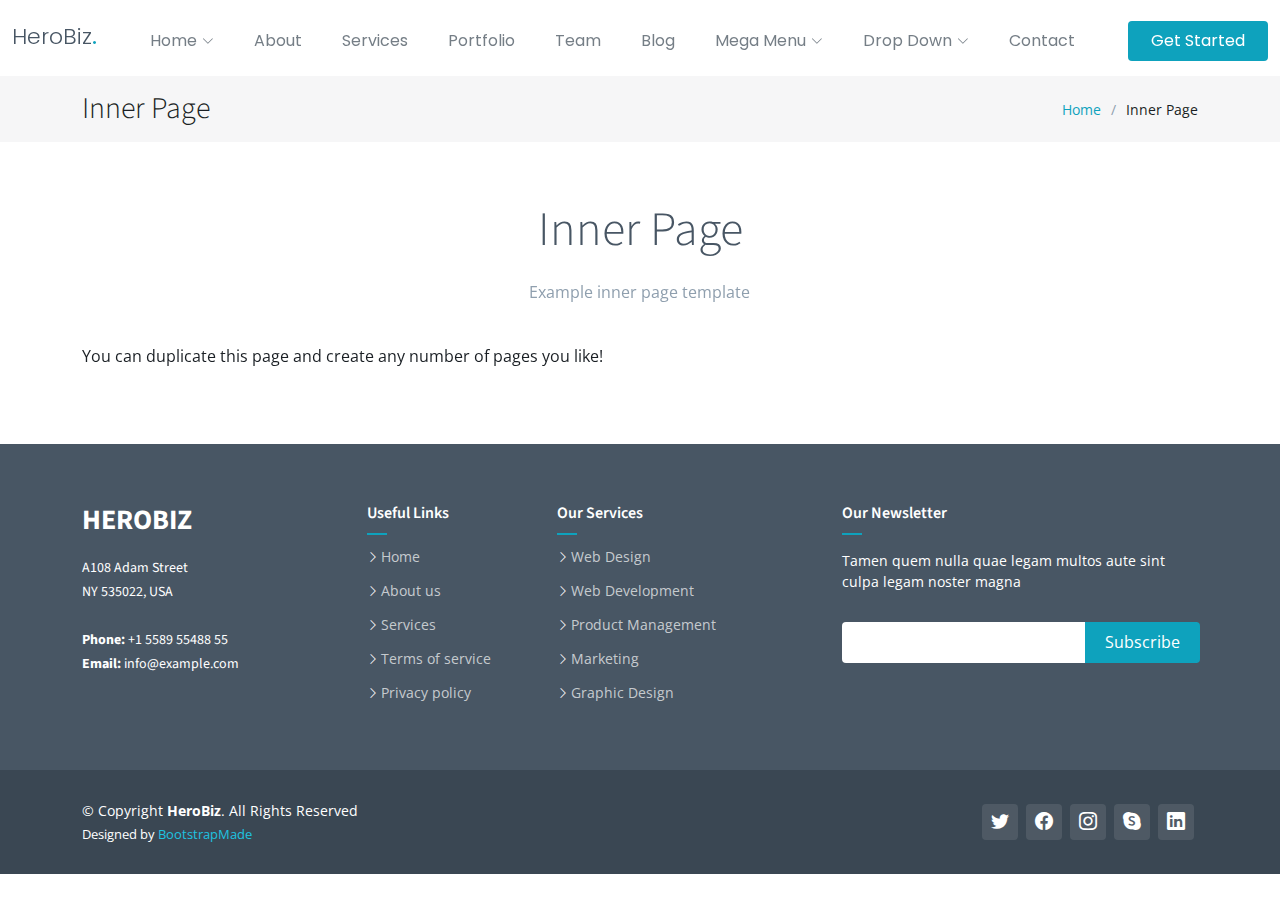
<file: inner-page.html>
<!DOCTYPE html>
<html lang="en">

<head>
  <meta charset="utf-8">
  <meta content="width=device-width, initial-scale=1.0" name="viewport">

  <title>Inner Page - HeroBiz Bootstrap Template</title>
  <meta content="" name="description">
  <meta content="" name="keywords">

  <!-- Favicons -->
  <link href="assets/img/favicon.png" rel="icon">
  <link href="assets/img/apple-touch-icon.png" rel="apple-touch-icon">

  <!-- Google Fonts -->
  <link rel="preconnect" href="https://fonts.googleapis.com">
  <link rel="preconnect" href="https://fonts.gstatic.com" crossorigin>
  <link href="https://fonts.googleapis.com/css2?family=Open+Sans:ital,wght@0,300;0,400;0,500;0,600;0,700;1,300;1,400;1,500;1,600;1,700&family=Poppins:ital,wght@0,300;0,400;0,500;0,600;0,700;1,300;1,400;1,500;1,600;1,700&family=Source+Sans+Pro:ital,wght@0,300;0,400;0,600;0,700;1,300;1,400;1,600;1,700&display=swap" rel="stylesheet">

  <!-- Vendor CSS Files -->
  <link href="assets/vendor/bootstrap/css/bootstrap.min.css" rel="stylesheet">
  <link href="assets/vendor/bootstrap-icons/bootstrap-icons.css" rel="stylesheet">
  <link href="assets/vendor/aos/aos.css" rel="stylesheet">
  <link href="assets/vendor/glightbox/css/glightbox.min.css" rel="stylesheet">
  <link href="assets/vendor/swiper/swiper-bundle.min.css" rel="stylesheet">

  <!-- Variables CSS Files. Uncomment your preferred color scheme -->
  <link href="assets/css/variables.css" rel="stylesheet">
  <!-- <link href="assets/css/variables-blue.css" rel="stylesheet"> -->
  <!-- <link href="assets/css/variables-green.css" rel="stylesheet"> -->
  <!-- <link href="assets/css/variables-orange.css" rel="stylesheet"> -->
  <!-- <link href="assets/css/variables-purple.css" rel="stylesheet"> -->
  <!-- <link href="assets/css/variables-red.css" rel="stylesheet"> -->
  <!-- <link href="assets/css/variables-pink.css" rel="stylesheet"> -->

  <!-- Template Main CSS File -->
  <link href="assets/css/main.css" rel="stylesheet">

  <!-- =======================================================
  * Template Name: HeroBiz - v2.1.0
  * Template URL: https://bootstrapmade.com/herobiz-bootstrap-business-template/
  * Author: BootstrapMade.com
  * License: https://bootstrapmade.com/license/
  ======================================================== -->
</head>

<body>

  <!-- ======= Header ======= -->
  <header id="header" class="header fixed-top" data-scrollto-offset="0">
    <div class="container-fluid d-flex align-items-center justify-content-between">

      <a href="index.html" class="logo d-flex align-items-center scrollto me-auto me-lg-0">
        <!-- Uncomment the line below if you also wish to use an image logo -->
        <!-- <img src="assets/img/logo.png" alt=""> -->
        <h1>HeroBiz<span>.</span></h1>
      </a>

      <nav id="navbar" class="navbar">
        <ul>

          <li class="dropdown"><a href="#"><span>Home</span> <i class="bi bi-chevron-down dropdown-indicator"></i></a>
            <ul>
              <li><a href="index.html">Home 1 - index.html</a></li>
              <li><a href="index-2.html">Home 2 - index-2.html</a></li>
              <li><a href="index-3.html">Home 3 - index-3.html</a></li>
              <li><a href="index-4.html">Home 4 - index-4.html</a></li>
            </ul>
          </li>

          <li><a class="nav-link scrollto" href="index.html#about">About</a></li>
          <li><a class="nav-link scrollto" href="index.html#services">Services</a></li>
          <li><a class="nav-link scrollto" href="index.html#portfolio">Portfolio</a></li>
          <li><a class="nav-link scrollto" href="index.html#team">Team</a></li>
          <li><a href="blog.html">Blog</a></li>
          <li class="dropdown megamenu"><a href="#"><span>Mega Menu</span> <i class="bi bi-chevron-down dropdown-indicator"></i></a>
            <ul>
              <li>
                <a href="#">Column 1 link 1</a>
                <a href="#">Column 1 link 2</a>
                <a href="#">Column 1 link 3</a>
              </li>
              <li>
                <a href="#">Column 2 link 1</a>
                <a href="#">Column 2 link 2</a>
                <a href="#">Column 3 link 3</a>
              </li>
              <li>
                <a href="#">Column 3 link 1</a>
                <a href="#">Column 3 link 2</a>
                <a href="#">Column 3 link 3</a>
              </li>
              <li>
                <a href="#">Column 4 link 1</a>
                <a href="#">Column 4 link 2</a>
                <a href="#">Column 4 link 3</a>
              </li>
            </ul>
          </li>
          <li class="dropdown"><a href="#"><span>Drop Down</span> <i class="bi bi-chevron-down dropdown-indicator"></i></a>
            <ul>
              <li><a href="#">Drop Down 1</a></li>
              <li class="dropdown"><a href="#"><span>Deep Drop Down</span> <i class="bi bi-chevron-down dropdown-indicator"></i></a>
                <ul>
                  <li><a href="#">Deep Drop Down 1</a></li>
                  <li><a href="#">Deep Drop Down 2</a></li>
                  <li><a href="#">Deep Drop Down 3</a></li>
                  <li><a href="#">Deep Drop Down 4</a></li>
                  <li><a href="#">Deep Drop Down 5</a></li>
                </ul>
              </li>
              <li><a href="#">Drop Down 2</a></li>
              <li><a href="#">Drop Down 3</a></li>
              <li><a href="#">Drop Down 4</a></li>
            </ul>
          </li>
          <li><a class="nav-link scrollto" href="index.html#contact">Contact</a></li>
        </ul>
        <i class="bi bi-list mobile-nav-toggle d-none"></i>
      </nav><!-- .navbar -->

      <a class="btn-getstarted scrollto" href="index.html#about">Get Started</a>

    </div>
  </header><!-- End Header -->

  <main id="main">

    <!-- ======= Breadcrumbs ======= -->
    <div class="breadcrumbs">
      <div class="container">

        <div class="d-flex justify-content-between align-items-center">
          <h2>Inner Page</h2>
          <ol>
            <li><a href="index.html">Home</a></li>
            <li>Inner Page</li>
          </ol>
        </div>

      </div>
    </div><!-- End Breadcrumbs -->

    <!-- ======= Blog Section ======= -->
    <section class="inner-page">
      <div class="container" data-aos="fade-up">

        <div class="section-header">
          <h2>Inner Page</h2>
          <p>Example inner page template</p>
        </div>

        <p>
          You can duplicate this page and create any number of pages you like!
        </p>

      </div>
    </section><!-- End Inner Page -->

  </main><!-- End #main -->

  <!-- ======= Footer ======= -->
  <footer id="footer" class="footer">

    <div class="footer-content">
      <div class="container">
        <div class="row">

          <div class="col-lg-3 col-md-6">
            <div class="footer-info">
              <h3>HeroBiz</h3>
              <p>
                A108 Adam Street <br>
                NY 535022, USA<br><br>
                <strong>Phone:</strong> +1 5589 55488 55<br>
                <strong>Email:</strong> info@example.com<br>
              </p>
            </div>
          </div>

          <div class="col-lg-2 col-md-6 footer-links">
            <h4>Useful Links</h4>
            <ul>
              <li><i class="bi bi-chevron-right"></i> <a href="#">Home</a></li>
              <li><i class="bi bi-chevron-right"></i> <a href="#">About us</a></li>
              <li><i class="bi bi-chevron-right"></i> <a href="#">Services</a></li>
              <li><i class="bi bi-chevron-right"></i> <a href="#">Terms of service</a></li>
              <li><i class="bi bi-chevron-right"></i> <a href="#">Privacy policy</a></li>
            </ul>
          </div>

          <div class="col-lg-3 col-md-6 footer-links">
            <h4>Our Services</h4>
            <ul>
              <li><i class="bi bi-chevron-right"></i> <a href="#">Web Design</a></li>
              <li><i class="bi bi-chevron-right"></i> <a href="#">Web Development</a></li>
              <li><i class="bi bi-chevron-right"></i> <a href="#">Product Management</a></li>
              <li><i class="bi bi-chevron-right"></i> <a href="#">Marketing</a></li>
              <li><i class="bi bi-chevron-right"></i> <a href="#">Graphic Design</a></li>
            </ul>
          </div>

          <div class="col-lg-4 col-md-6 footer-newsletter">
            <h4>Our Newsletter</h4>
            <p>Tamen quem nulla quae legam multos aute sint culpa legam noster magna</p>
            <form action="" method="post">
              <input type="email" name="email"><input type="submit" value="Subscribe">
            </form>

          </div>

        </div>
      </div>
    </div>

    <div class="footer-legal text-center">
      <div class="container d-flex flex-column flex-lg-row justify-content-center justify-content-lg-between align-items-center">

        <div class="d-flex flex-column align-items-center align-items-lg-start">
          <div class="copyright">
            &copy; Copyright <strong><span>HeroBiz</span></strong>. All Rights Reserved
          </div>
          <div class="credits">
            <!-- All the links in the footer should remain intact. -->
            <!-- You can delete the links only if you purchased the pro version. -->
            <!-- Licensing information: https://bootstrapmade.com/license/ -->
            <!-- Purchase the pro version with working PHP/AJAX contact form: https://bootstrapmade.com/herobiz-bootstrap-business-template/ -->
            Designed by <a href="https://bootstrapmade.com/">BootstrapMade</a>
          </div>
        </div>

        <div class="social-links order-first order-lg-last mb-3 mb-lg-0">
          <a href="#" class="twitter"><i class="bi bi-twitter"></i></a>
          <a href="#" class="facebook"><i class="bi bi-facebook"></i></a>
          <a href="#" class="instagram"><i class="bi bi-instagram"></i></a>
          <a href="#" class="google-plus"><i class="bi bi-skype"></i></a>
          <a href="#" class="linkedin"><i class="bi bi-linkedin"></i></a>
        </div>

      </div>
    </div>

  </footer><!-- End Footer -->

  <a href="#" class="scroll-top d-flex align-items-center justify-content-center"><i class="bi bi-arrow-up-short"></i></a>

  <div id="preloader"></div>

  <!-- Vendor JS Files -->
  <script src="assets/vendor/bootstrap/js/bootstrap.bundle.min.js"></script>
  <script src="assets/vendor/aos/aos.js"></script>
  <script src="assets/vendor/glightbox/js/glightbox.min.js"></script>
  <script src="assets/vendor/isotope-layout/isotope.pkgd.min.js"></script>
  <script src="assets/vendor/swiper/swiper-bundle.min.js"></script>
  <script src="assets/vendor/php-email-form/validate.js"></script>

  <!-- Template Main JS File -->
  <script src="assets/js/main.js"></script>

</body>

</html>
</file>
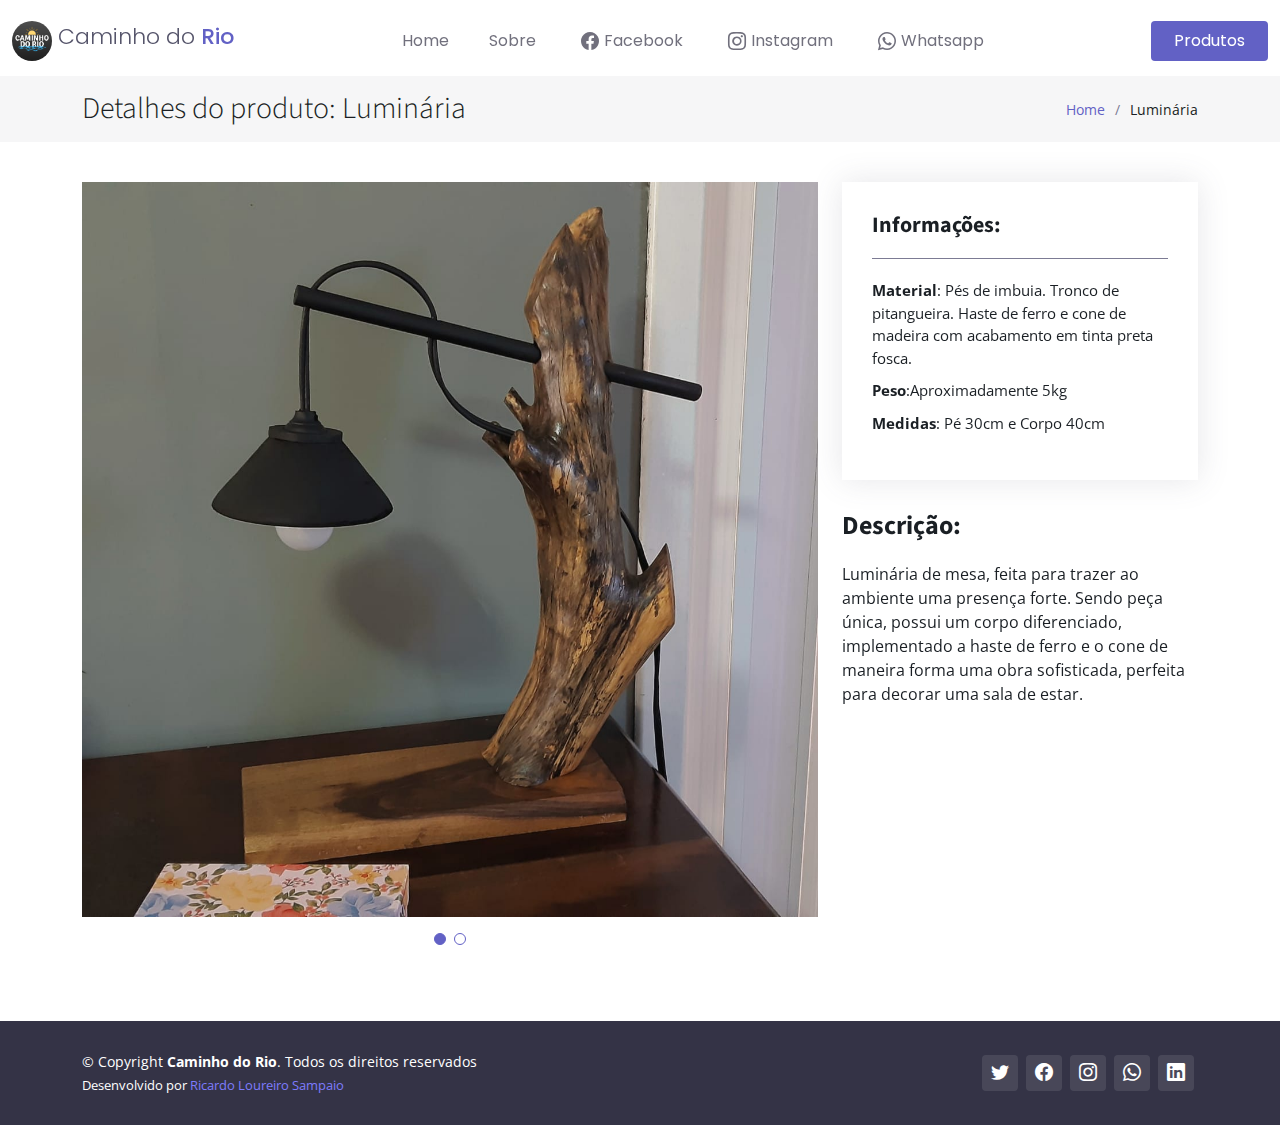
<file: portfolio-details-luminaria.html>
<!DOCTYPE html>
<html lang="pt-br">

<head>
  <meta charset="utf-8">
  <meta content="width=device-width, initial-scale=1.0" name="viewport">

  <title>Detalhes do produto</title>
  
  <meta content="Peças de decoração, móveis, utensílios e arte em madeira, feitos de forma sustentável." name="description">
  <meta content="Arte em madeira, Decoração, Sustentabilidade, Móveis" name="keywords">

  <!-- Favicons -->
  <link href="assets/img/logo.png" rel="icon" >

  <!-- Google Fonts -->
  <link rel="preconnect" href="https://fonts.googleapis.com">
  <link rel="preconnect" href="https://fonts.gstatic.com" crossorigin>
  <link href="https://fonts.googleapis.com/css2?family=Open+Sans:ital,wght@0,300;0,400;0,500;0,600;0,700;1,300;1,400;1,500;1,600;1,700&family=Poppins:ital,wght@0,300;0,400;0,500;0,600;0,700;1,300;1,400;1,500;1,600;1,700&family=Source+Sans+Pro:ital,wght@0,300;0,400;0,600;0,700;1,300;1,400;1,600;1,700&display=swap" rel="stylesheet">

  <!-- Vendor CSS Files -->
  <link href="assets/vendor/bootstrap/css/bootstrap.min.css" rel="stylesheet">
  <link href="assets/vendor/bootstrap-icons/bootstrap-icons.css" rel="stylesheet">
  <link href="assets/vendor/aos/aos.css" rel="stylesheet">
  <link href="assets/vendor/glightbox/css/glightbox.min.css" rel="stylesheet">
  <link href="assets/vendor/swiper/swiper-bundle.min.css" rel="stylesheet">

  
  <!--<link href="assets/css/variables.css" rel="stylesheet">-->
  <!-- <link href="assets/css/variables-blue.css" rel="stylesheet"> -->
  <!-- <link href="assets/css/variables-green.css" rel="stylesheet"> -->
  <!-- <link href="assets/css/variables-orange.css" rel="stylesheet"> -->
   <link href="assets/css/variables-purple.css" rel="stylesheet"> 
  <!-- <link href="assets/css/variables-red.css" rel="stylesheet"> -->
  <!-- <link href="assets/css/variables-pink.css" rel="stylesheet"> -->

  <!-- Template Main CSS File -->
  <link href="assets/css/main.css" rel="stylesheet">

  
</head>

<body>

  <!-- ======= Header ======= -->
  <header id="header" class="header fixed-top" data-scrollto-offset="0">
    <div class="container-fluid d-flex align-items-center justify-content-between">

      <a href="index.html" class="logo d-flex align-items-center scrollto me-auto me-lg-0">
        <!-- Uncomment the line below if you also wish to use an image logo -->
         <img src="assets/img/logo.png" alt="" class="d-none d-md-block" style="border-radius: 50%;"> 
         <h1>Caminho do<span> Rio</span></h1>
        
      </a>

      <nav id="navbar" class="navbar">
        <ul>

          <li class="dropdown"><a href="index.html"><span>Home</span> </a>
            
          </li>

          <li><a class="nav-link scrollto" href="https://www.youtube.com/watch?v=LXb3EKWsInQ">Sobre</a></li>
          <li><a class="nav-link scrollto" href="https://www.facebook.com/joaovalerioo"><i class="bi bi-facebook" style="font-size: large; margin-right: 5px;"></i> Facebook</a></li>
          <li><a class="nav-link scrollto" href="https://www.instagram.com/caminho_do_rio/"><i class="bi bi-instagram" style="font-size: large; margin-right: 5px;"></i>Instagram</a></li>
          <li><a class="nav-link scrollto" href="https://api.whatsapp.com/send?phone=5546999781822"><i class="bi bi-whatsapp" style="font-size: large; margin-right: 5px;"></i>Whatsapp</a></li>
          
        </ul>
        <i class="bi bi-list mobile-nav-toggle d-none"></i>
      </nav><!-- .navbar -->

      <a class="btn-getstarted scrollto" href="index.html#portfolio">Produtos</a>

    </div>
  </header><!-- End Header -->

  <main id="main">

    <!-- ======= Breadcrumbs ======= -->
    <div class="breadcrumbs">
      <div class="container">

        <div class="d-flex justify-content-between align-items-center">
          <h2>Detalhes do produto: Luminária</h2>
          <ol>
            <li><a href="index.html">Home</a></li>
            <li>Luminária</li>
          </ol>
        </div>

      </div>
    </div><!-- End Breadcrumbs -->

    <!-- ======= Portfolio Details Section ======= -->
    <section id="portfolio-details" class="portfolio-details">
      <div class="container" data-aos="fade-up">

        <div class="row gy-4">

          <div class="col-lg-8">
            <div class="portfolio-details-slider swiper">
              <div class="swiper-wrapper align-items-center">

                <div class="swiper-slide">
                  <img src="assets/img/luminaria3.jpeg" alt="">
                </div>

                <div class="swiper-slide">
                  <img src="assets/img/luminaria4.jpeg" alt="">
                </div>

                

                

              </div>
              <div class="swiper-pagination"></div>
            </div>
          </div>

          <div class="col-lg-4">
            <div class="portfolio-info">
              <h3>Informações: </h3>
              <ul>
                <li><strong>Material</strong>: Pés de imbuia.
                  Tronco de pitangueira.
                  Haste de ferro e cone de madeira com acabamento em tinta preta fosca.
                  
                  </li>
                <li><strong>Peso</strong>:Aproximadamente 5kg</li>
                
                <li><strong>Medidas</strong>: Pé 30cm e 
                  Corpo 40cm
                </li>
              </ul>
            </div>
            <div class="portfolio-description">
              <h2>Descrição:</h2>
              <p>
                Luminária de mesa, feita para trazer ao ambiente uma presença forte. Sendo peça única, possui um corpo diferenciado, implementado a haste de ferro e o cone de maneira forma uma obra sofisticada, perfeita para decorar uma sala de estar.
              </p>
            </div>
          </div>

        </div>

      </div>
    </section><!-- End Portfolio Details Section -->

  </main><!-- End #main -->

  <!-- ======= Footer ======= -->
  <footer id="footer" class="footer">

    

    <div class="footer-legal text-center">
      <div class="container d-flex flex-column flex-lg-row justify-content-center justify-content-lg-between align-items-center">

        <div class="d-flex flex-column align-items-center align-items-lg-start">
          <div class="copyright">
            &copy; Copyright <strong><span>Caminho do Rio</span></strong>. Todos os direitos reservados
          </div>
          <div class="credits">
            <!-- All the links in the footer should remain intact. -->
            <!-- You can delete the links only if you purchased the pro version. -->
            <!-- Licensing information: https://bootstrapmade.com/license/ -->
            <!-- Purchase the pro version with working PHP/AJAX contact form: https://bootstrapmade.com/herobiz-bootstrap-business-template/ -->
            Desenvolvido por <a href="https://bootstrapmade.com/">Ricardo Loureiro Sampaio</a>
          </div>
        </div>

        <div class="social-links order-first order-lg-last mb-3 mb-lg-0">
          <a href="#" class="twitter"><i class="bi bi-twitter"></i></a>
          <a href="https://www.facebook.com/joaovalerioo" class="facebook"><i class="bi bi-facebook"></i></a>
          <a href="https://www.instagram.com/caminho_do_rio/" class="instagram"><i class="bi bi-instagram"></i></a>
          <a href="#" class="https://api.whatsapp.com/send?phone=5546999781822"><i class="bi bi-whatsapp"></i></a>
          <a href="#" class="linkedin"><i class="bi bi-linkedin"></i></a>
        </div>

      </div>
    </div>

  </footer><!-- End Footer -->

  <a href="#" class="scroll-top d-flex align-items-center justify-content-center"><i class="bi bi-arrow-up-short"></i></a>

  <div id="preloader"></div>

  <!-- Vendor JS Files -->
  <script src="assets/vendor/bootstrap/js/bootstrap.bundle.min.js"></script>
  <script src="assets/vendor/aos/aos.js"></script>
  <script src="assets/vendor/glightbox/js/glightbox.min.js"></script>
  <script src="assets/vendor/isotope-layout/isotope.pkgd.min.js"></script>
  <script src="assets/vendor/swiper/swiper-bundle.min.js"></script>
  <script src="assets/vendor/php-email-form/validate.js"></script>

  <!-- Template Main JS File -->
  <script src="assets/js/main.js"></script>

</body>

</html>
</file>
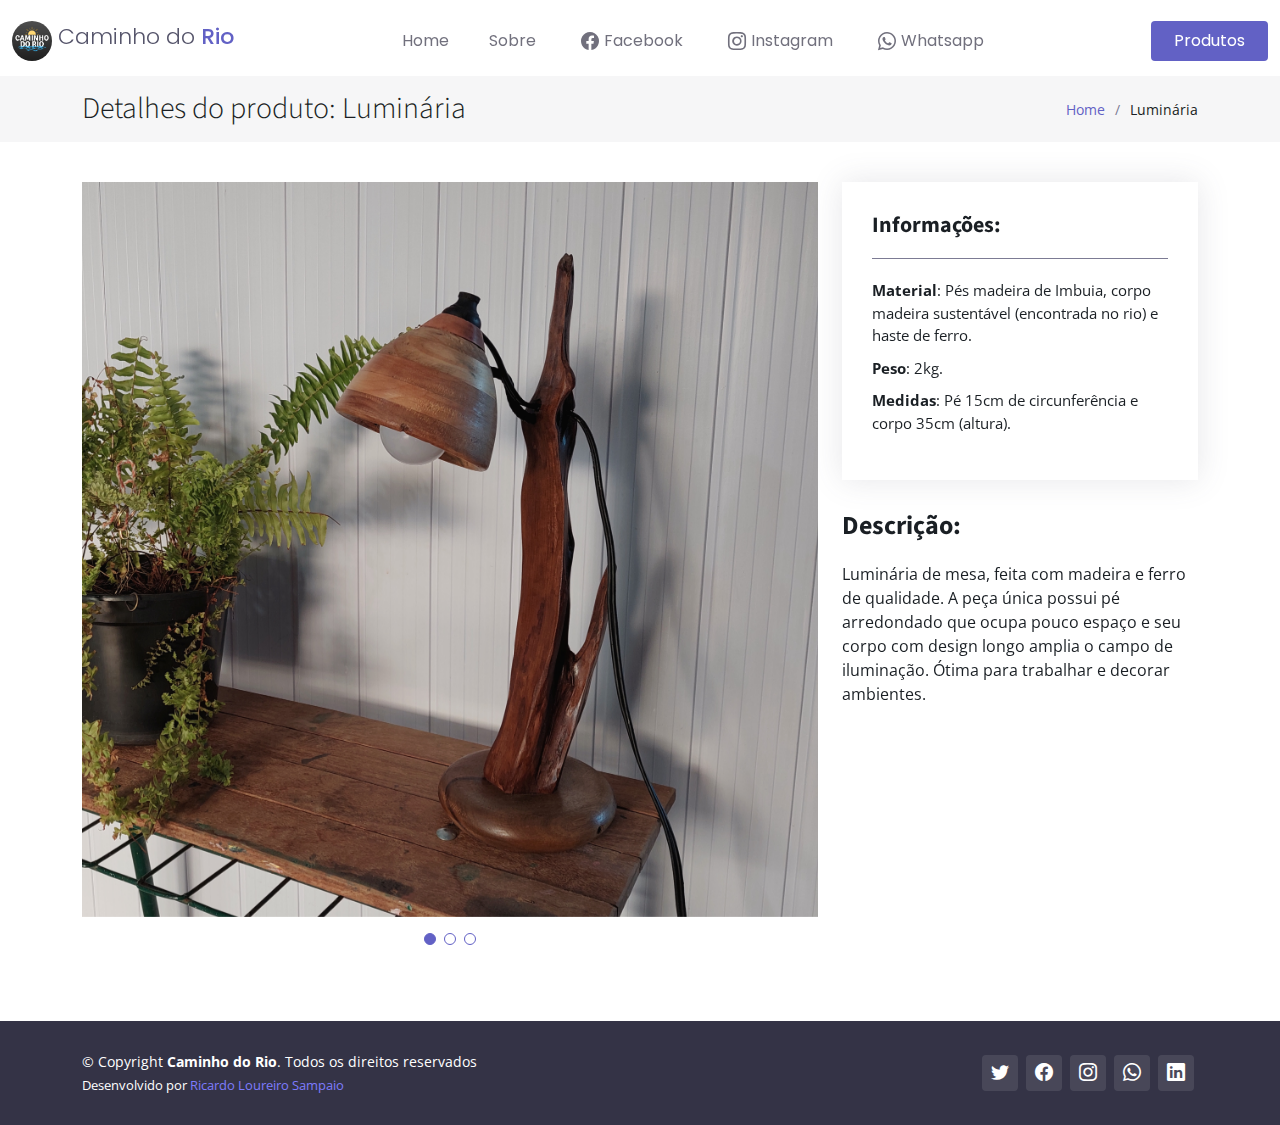
<file: portfolio-details.html>
<!DOCTYPE html>
<html lang="pt-br">

<head>
  <meta charset="utf-8">
  <meta content="width=device-width, initial-scale=1.0" name="viewport">

  <title>Detalhes do produto</title>
  
  <meta content="Peças de decoração, móveis, utensílios e arte em madeira, feitos de forma sustentável." name="description">
  <meta content="Arte em madeira, Decoração, Sustentabilidade, Móveis" name="keywords">

  <!-- Favicons -->
  <link href="assets/img/logo.png" rel="icon" >

  <!-- Google Fonts -->
  <link rel="preconnect" href="https://fonts.googleapis.com">
  <link rel="preconnect" href="https://fonts.gstatic.com" crossorigin>
  <link href="https://fonts.googleapis.com/css2?family=Open+Sans:ital,wght@0,300;0,400;0,500;0,600;0,700;1,300;1,400;1,500;1,600;1,700&family=Poppins:ital,wght@0,300;0,400;0,500;0,600;0,700;1,300;1,400;1,500;1,600;1,700&family=Source+Sans+Pro:ital,wght@0,300;0,400;0,600;0,700;1,300;1,400;1,600;1,700&display=swap" rel="stylesheet">

  <!-- Vendor CSS Files -->
  <link href="assets/vendor/bootstrap/css/bootstrap.min.css" rel="stylesheet">
  <link href="assets/vendor/bootstrap-icons/bootstrap-icons.css" rel="stylesheet">
  <link href="assets/vendor/aos/aos.css" rel="stylesheet">
  <link href="assets/vendor/glightbox/css/glightbox.min.css" rel="stylesheet">
  <link href="assets/vendor/swiper/swiper-bundle.min.css" rel="stylesheet">

  
  <!--<link href="assets/css/variables.css" rel="stylesheet">-->
  <!-- <link href="assets/css/variables-blue.css" rel="stylesheet"> -->
  <!-- <link href="assets/css/variables-green.css" rel="stylesheet"> -->
  <!-- <link href="assets/css/variables-orange.css" rel="stylesheet"> -->
   <link href="assets/css/variables-purple.css" rel="stylesheet"> 
  <!-- <link href="assets/css/variables-red.css" rel="stylesheet"> -->
  <!-- <link href="assets/css/variables-pink.css" rel="stylesheet"> -->

  <!-- Template Main CSS File -->
  <link href="assets/css/main.css" rel="stylesheet">

  
</head>

<body>

  <!-- ======= Header ======= -->
  <header id="header" class="header fixed-top" data-scrollto-offset="0">
    <div class="container-fluid d-flex align-items-center justify-content-between">

      <a href="index.html" class="logo d-flex align-items-center scrollto me-auto me-lg-0">
        <!-- Uncomment the line below if you also wish to use an image logo -->
         <img src="assets/img/logo.png" alt="" class="d-none d-md-block" style="border-radius: 50%;"> 
         <h1>Caminho do<span> Rio</span></h1>
        
      </a>

      <nav id="navbar" class="navbar">
        <ul>

          <li class="dropdown"><a href="index.html"><span>Home</span> </a>
            
          </li>

          <li><a class="nav-link scrollto" href="https://www.youtube.com/watch?v=LXb3EKWsInQ">Sobre</a></li>
          <li><a class="nav-link scrollto" href="https://www.facebook.com/joaovalerioo"><i class="bi bi-facebook" style="font-size: large; margin-right: 5px;"></i> Facebook</a></li>
          <li><a class="nav-link scrollto" href="https://www.instagram.com/caminho_do_rio/"><i class="bi bi-instagram" style="font-size: large; margin-right: 5px;"></i>Instagram</a></li>
          <li><a class="nav-link scrollto" href="https://api.whatsapp.com/send?phone=5546999781822"><i class="bi bi-whatsapp" style="font-size: large; margin-right: 5px;"></i>Whatsapp</a></li>
          
        </ul>
        <i class="bi bi-list mobile-nav-toggle d-none"></i>
      </nav><!-- .navbar -->

      <a class="btn-getstarted scrollto" href="index.html#portfolio">Produtos</a>

    </div>
  </header><!-- End Header -->

  <main id="main">

    <!-- ======= Breadcrumbs ======= -->
    <div class="breadcrumbs">
      <div class="container">

        <div class="d-flex justify-content-between align-items-center">
          <h2>Detalhes do produto: Luminária</h2>
          <ol>
            <li><a href="index.html">Home</a></li>
            <li>Luminária</li>
          </ol>
        </div>

      </div>
    </div><!-- End Breadcrumbs -->

    <!-- ======= Portfolio Details Section ======= -->
    <section id="portfolio-details" class="portfolio-details">
      <div class="container" data-aos="fade-up">

        <div class="row gy-4">

          <div class="col-lg-8">
            <div class="portfolio-details-slider swiper">
              <div class="swiper-wrapper align-items-center">

                <div class="swiper-slide">
                  <img src="assets/img/luminaria.jpeg" alt="">
                </div>

                <div class="swiper-slide">
                  <img src="assets/img/luminaria1.jpeg" alt="">
                </div>

                <div class="swiper-slide">
                  <img src="assets/img/luminaria2.jpeg" alt="">
                </div>

                

              </div>
              <div class="swiper-pagination"></div>
            </div>
          </div>

          <div class="col-lg-4">
            <div class="portfolio-info">
              <h3>Informações: </h3>
              <ul>
                <li><strong>Material</strong>: Pés madeira de Imbuia,
                  corpo madeira sustentável (encontrada no rio) e
                  haste de ferro.
                  </li>
                <li><strong>Peso</strong>: 2kg.</li>
                
                <li><strong>Medidas</strong>: Pé 15cm de circunferência e
                  corpo 35cm (altura).
                  </li>
              </ul>
            </div>
            <div class="portfolio-description">
              <h2>Descrição:</h2>
              <p>
                 Luminária de mesa, feita com madeira e ferro de qualidade. A peça única possui pé arredondado que ocupa pouco espaço e seu corpo com design longo amplia o campo de iluminação. Ótima para trabalhar e decorar ambientes.
              </p>
            </div>
          </div>

        </div>

      </div>
    </section><!-- End Portfolio Details Section -->

  </main><!-- End #main -->

  <!-- ======= Footer ======= -->
  <footer id="footer" class="footer">

    

    <div class="footer-legal text-center">
      <div class="container d-flex flex-column flex-lg-row justify-content-center justify-content-lg-between align-items-center">

        <div class="d-flex flex-column align-items-center align-items-lg-start">
          <div class="copyright">
            &copy; Copyright <strong><span>Caminho do Rio</span></strong>. Todos os direitos reservados
          </div>
          <div class="credits">
            <!-- All the links in the footer should remain intact. -->
            <!-- You can delete the links only if you purchased the pro version. -->
            <!-- Licensing information: https://bootstrapmade.com/license/ -->
            <!-- Purchase the pro version with working PHP/AJAX contact form: https://bootstrapmade.com/herobiz-bootstrap-business-template/ -->
            Desenvolvido por <a href="https://bootstrapmade.com/">Ricardo Loureiro Sampaio</a>
          </div>
        </div>

        <div class="social-links order-first order-lg-last mb-3 mb-lg-0">
          <a href="#" class="twitter"><i class="bi bi-twitter"></i></a>
          <a href="https://www.facebook.com/joaovalerioo" class="facebook"><i class="bi bi-facebook"></i></a>
          <a href="https://www.instagram.com/caminho_do_rio/" class="instagram"><i class="bi bi-instagram"></i></a>
          <a href="#" class="https://api.whatsapp.com/send?phone=5546999781822"><i class="bi bi-whatsapp"></i></a>
          <a href="#" class="linkedin"><i class="bi bi-linkedin"></i></a>
        </div>

      </div>
    </div>

  </footer><!-- End Footer -->

  <a href="#" class="scroll-top d-flex align-items-center justify-content-center"><i class="bi bi-arrow-up-short"></i></a>

  <div id="preloader"></div>

  <!-- Vendor JS Files -->
  <script src="assets/vendor/bootstrap/js/bootstrap.bundle.min.js"></script>
  <script src="assets/vendor/aos/aos.js"></script>
  <script src="assets/vendor/glightbox/js/glightbox.min.js"></script>
  <script src="assets/vendor/isotope-layout/isotope.pkgd.min.js"></script>
  <script src="assets/vendor/swiper/swiper-bundle.min.js"></script>
  <script src="assets/vendor/php-email-form/validate.js"></script>

  <!-- Template Main JS File -->
  <script src="assets/js/main.js"></script>

</body>

</html>
</file>
<file: assets/css/variables.css>
/**
* Template Name: HeroBiz
* File: variables.css
* Description: Easily customize colors, typography, and other repetitive properties used in the template main stylesheet file main.css
* 
* Template URL: https://bootstrapmade.com/herobiz-bootstrap-business-template/
* Author: BootstrapMade.com
* License: https://bootstrapmade.com/license/
* 
* Contents:
* 1. HeroBiz template variables 
* 2. Override default Bootstrap variables
* 3. Set color and background class names
*
* Learn more about CSS variables at https://developer.mozilla.org/en-US/docs/Web/CSS/Using_CSS_custom_properties
*/

/*--------------------------------------------------------------
# 1. HeroBiz template variables 
--------------------------------------------------------------*/
:root {

  /* Fonts */
  --font-default: 'Open Sans', system-ui, -apple-system, "Segoe UI", Roboto, "Helvetica Neue", Arial, "Noto Sans", "Liberation Sans", sans-serif, "Apple Color Emoji", "Segoe UI Emoji", "Segoe UI Symbol", "Noto Color Emoji";
  --font-primary: 'Source Sans Pro', sans-serif;
  --font-secondary: 'Poppins', sans-serif;

  /* Colors */
  /* The *-rgb color names are simply the RGB converted value of the corresponding color for use in the rgba() function */

  /* Default text color */
  --color-default: #1a1f24;
  --color-default-rgb: 26, 31, 36;

  /* Defult links color */
  --color-links: #0ea2bd;
  --color-links-hover: #1ec3e0;

  /* Primay colors */
  --color-primary: #0ea2bd;
  --color-primary-light: #1ec3e0;
  --color-primary-dark: #0189a1;

  --color-primary-rgb: 14, 162, 189;
  --color-primary-light-rgb: 30, 195, 224;
  --color-primary-dark-rgb: 1, 137, 161;

  /* Secondary colors */
  --color-secondary: #485664;
  --color-secondary-light: #8f9fae;
  --color-secondary-dark: #3a4753;

  --color-secondary-rgb: 72, 86, 100;
  --color-secondary-light-rgb: 143, 159, 174;
  --color-secondary-dark-rgb: 58, 71, 83;

  /* General colors */
  --color-blue: #0d6efd;
  --color-blue-rgb: 13, 110, 253;

  --color-indigo: #6610f2;
  --color-indigo-rgb: 102, 16, 242;

  --color-purple: #6f42c1;
  --color-purple-rgb: 111, 66, 193;

  --color-pink: #f3268c;
  --color-pink-rgb: 243, 38, 140;

  --color-red: #df1529;
  --color-red-rgb: 223, 21, 4;

  --color-orange: #fd7e14;
  --color-orange-rgb: 253, 126, 20;

  --color-yellow: #ffc107;
  --color-yellow-rgb: 255, 193, 7;

  --color-green: #059652;
  --color-green-rgb: 5, 150, 82;

  --color-teal: #20c997;
  --color-teal-rgb: 32, 201, 151;

  --color-cyan: #0dcaf0;
  --color-cyan-rgb: 13, 202, 240;

  --color-white: #ffffff;
  --color-white-rgb: 255, 255, 255;

  --color-gray: #6c757d;
  --color-gray-rgb: 108, 117, 125;

  --color-black: #000000;
  --color-black-rgb: 0, 0, 0;
  
}

/*--------------------------------------------------------------
# 2. Override default Bootstrap variables
--------------------------------------------------------------*/
:root {

  --bs-blue: var(--color-blue);
  --bs-indigo: var(--color-indigo);
  --bs-purple: var(--color-purple);
  --bs-pink: var(--color-pink);
  --bs-red: var(--color-red);
  --bs-orange: var(--color-orange);
  --bs-yellow: var(--color-yellow);
  --bs-green: var(--color-green);
  --bs-teal: var(--color-teal);
  --bs-cyan: var(--color-cyan);
  --bs-white: var(--color-white);
  --bs-gray: var(--color-gray);
  --bs-gray-dark: #343a40;
  --bs-gray-100: #f8f9fa;
  --bs-gray-200: #e9ecef;
  --bs-gray-300: #dee2e6;
  --bs-gray-400: #ced4da;
  --bs-gray-500: #adb5bd;
  --bs-gray-600: #6c757d;
  --bs-gray-700: #495057;
  --bs-gray-800: #343a40;
  --bs-gray-900: #212529;
  --bs-primary: var(--color-blue);
  --bs-secondary: var(--color-blue);
  --bs-success: #198754;
  --bs-info: #0dcaf0;
  --bs-warning: #ffc107;
  --bs-danger: #dc3545;
  --bs-light: #f8f9fa;
  --bs-dark: #212529;
  --bs-primary-rgb: var(--color-primary-rgb);
  --bs-secondary-rgb: var(--color-secondary-rgb);
  --bs-success-rgb: 25, 135, 84;
  --bs-info-rgb: 13, 202, 240;
  --bs-warning-rgb: 255, 193, 7;
  --bs-danger-rgb: 220, 53, 69;
  --bs-light-rgb: 248, 249, 250;
  --bs-dark-rgb: 33, 37, 41;
  --bs-white-rgb: var(--color-white-rgb);
  --bs-black-rgb: var(--color-black-rgb);
  --bs-body-color-rgb: var(--color-default-rgb);
  --bs-body-bg-rgb: 255, 255, 255;
  --bs-font-sans-serif: var(--font-default);
  --bs-font-monospace: SFMono-Regular, Menlo, Monaco, Consolas, "Liberation Mono", "Courier New", monospace;
  --bs-gradient: linear-gradient(180deg, rgba(255, 255, 255, 0.15), rgba(255, 255, 255, 0));
  --bs-body-font-family: var(--font-default);
  --bs-body-font-size: 1rem;
  --bs-body-font-weight: 400;
  --bs-body-line-height: 1.5;
  --bs-body-color: var(--color-default);
  --bs-body-bg: #fff;

}

/*--------------------------------------------------------------
# 3. Set color and background class names
--------------------------------------------------------------*/
/* Fonts */
.font-default { font-family: var(--font-default) !important; }
.font-primary { font-family: var(--font-primary) !important;}
.font-secondary { font-family: var(--font-secondary) !important; }

/* Text Colors */
.color-default { color: var(--color-default) !important; }
.color-links { color: var(--color-links) !important; }
.color-links:hover { color: var(--color-links-hover) !important; }
.color-primary { color: var(--color-primary) !important; }
.color-primary-light { color: var(--color-primary-light) !important; }
.color-primary-dark { color: var(--color-primary-dark) !important; }
.color-secondary { color: var(--color-secondary) !important; }
.color-secondary-light { color: var(--color-secondary-light) !important; }
.color-secondary-dark { color: var(--color-secondary-dark) !important; }
.color-blue { color: var(--color-blue) !important; }
.color-indigo { color: var(--color-indigo) !important; }
.color-purple { color: var(--color-purple) !important; }
.color-pink { color: var(--color-pink) !important; }
.color-red { color: var(--color-red) !important; }
.color-orange { color: var(--color-orange) !important; }
.color-yellow { color: var(--color-yellow) !important; }
.color-green { color: var(--color-green) !important; }
.color-teal { color: var(--color-teal) !important; }
.color-cyan { color: var(--color-cyan) !important; }
.color-white { color: var(--color-white) !important; }
.color-gray { color: var(--color-gray) !important; }
.color-black { color: var(--color-black) !important; }

/* Background Colors */
.bg-default { background-color: var(--color-default) !important; }
.bg-primary { background-color: var(--color-primary) !important; }
.bg-primary-light { background-color: var(--color-primary-light) !important; }
.bg-primary-dark { background-color: var(--color-primary-dark) !important; }
.bg-secondary { background-color: var(--color-secondary) !important; }
.bg-secondary-light { background-color: var(--color-secondary-light) !important; }
.bg-secondary-dark { background-color: var(--color-secondary-dark) !important; }
.bg-blue { background-color: var(--color-blue) !important; }
.bg-indigo { background-color: var(--color-indigo) !important; }
.bg-purple { background-color: var(--color-purple) !important; }
.bg-pink { background-color: var(--color-pink) !important; }
.bg-red { background-color: var(--color-red) !important; }
.bg-orange { background-color: var(--color-orange) !important; }
.bg-yellow { background-color: var(--color-yellow) !important; }
.bg-green { background-color: var(--color-green) !important; }
.bg-teal { background-color: var(--color-teal) !important; }
.bg-cyan { background-color: var(--color-cyan) !important; }
.bg-white { background-color: var(--color-white) !important; }
.bg-gray { background-color: var(--color-gray) !important; }
.bg-black { background-color: var(--color-black) !important; }
</file>
<file: assets/css/variables-blue.css>
/**
* Template Name: HeroBiz
* File: variables-blue.css
* Description: Easily customize colors, typography, and other repetitive properties used in the template main stylesheet file main.css
* 
* Template URL: https://bootstrapmade.com/herobiz-bootstrap-business-template/
* Author: BootstrapMade.com
* License: https://bootstrapmade.com/license/
* 
* Contents:
* 1. HeroBiz template variables 
* 2. Override default Bootstrap variables
* 3. Set color and background class names
*
* Learn more about CSS variables at https://developer.mozilla.org/en-US/docs/Web/CSS/Using_CSS_custom_properties
*/

/*--------------------------------------------------------------
# 1. HeroBiz template variables 
--------------------------------------------------------------*/
:root {

  /* Fonts */
  --font-default: 'Open Sans', system-ui, -apple-system, "Segoe UI", Roboto, "Helvetica Neue", Arial, "Noto Sans", "Liberation Sans", sans-serif, "Apple Color Emoji", "Segoe UI Emoji", "Segoe UI Symbol", "Noto Color Emoji";
  --font-primary: 'Source Sans Pro', sans-serif;
  --font-secondary: 'Poppins', sans-serif;

  /* Colors */
  /* The *-rgb color names are simply the RGB converted value of the corresponding color for use in the rgba() function */

  /* Default text color */
  --color-default: #1a1f24;
  --color-default-rgb: 26, 31, 36;

  /* Defult links color */
  --color-links: #3279fc;
  --color-links-hover: #4797ff;

  /* Primay colors */
  --color-primary: #3279fc;
  --color-primary-light: #4797ff;
  --color-primary-dark: #1c61e2;

  --color-primary-rgb: 50, 121, 252;
  --color-primary-light-rgb: 71, 151, 255;
  --color-primary-dark-rgb: 28, 97, 226;

  /* Secondary colors */
  --color-secondary: #5670a0;
  --color-secondary-light: #6e87b6;
  --color-secondary-dark: #3b5380;

  --color-secondary-rgb: 86, 112, 160;
  --color-secondary-light-rgb: 110, 135, 182;
  --color-secondary-dark-rgb: 59, 83, 128;

  /* General colors */
  --color-blue: #0d6efd;
  --color-blue-rgb: 13, 110, 253;

  --color-indigo: #6610f2;
  --color-indigo-rgb: 102, 16, 242;

  --color-purple: #6f42c1;
  --color-purple-rgb: 111, 66, 193;

  --color-pink: #f3268c;
  --color-pink-rgb: 243, 38, 140;

  --color-red: #df1529;
  --color-red-rgb: 223, 21, 4;

  --color-orange: #fd7e14;
  --color-orange-rgb: 253, 126, 20;

  --color-yellow: #ffc107;
  --color-yellow-rgb: 255, 193, 7;

  --color-green: #059652;
  --color-green-rgb: 5, 150, 82;

  --color-teal: #20c997;
  --color-teal-rgb: 32, 201, 151;

  --color-cyan: #0dcaf0;
  --color-cyan-rgb: 13, 202, 240;

  --color-white: #ffffff;
  --color-white-rgb: 255, 255, 255;

  --color-gray: #6c757d;
  --color-gray-rgb: 108, 117, 125;

  --color-black: #000000;
  --color-black-rgb: 0, 0, 0;
  
}

/*--------------------------------------------------------------
# 2. Override default Bootstrap variables
--------------------------------------------------------------*/
:root {

  --bs-blue: var(--color-blue);
  --bs-indigo: var(--color-indigo);
  --bs-purple: var(--color-purple);
  --bs-pink: var(--color-pink);
  --bs-red: var(--color-red);
  --bs-orange: var(--color-orange);
  --bs-yellow: var(--color-yellow);
  --bs-green: var(--color-green);
  --bs-teal: var(--color-teal);
  --bs-cyan: var(--color-cyan);
  --bs-white: var(--color-white);
  --bs-gray: var(--color-gray);
  --bs-gray-dark: #343a40;
  --bs-gray-100: #f8f9fa;
  --bs-gray-200: #e9ecef;
  --bs-gray-300: #dee2e6;
  --bs-gray-400: #ced4da;
  --bs-gray-500: #adb5bd;
  --bs-gray-600: #6c757d;
  --bs-gray-700: #495057;
  --bs-gray-800: #343a40;
  --bs-gray-900: #212529;
  --bs-primary: var(--color-blue);
  --bs-secondary: var(--color-blue);
  --bs-success: #198754;
  --bs-info: #0dcaf0;
  --bs-warning: #ffc107;
  --bs-danger: #dc3545;
  --bs-light: #f8f9fa;
  --bs-dark: #212529;
  --bs-primary-rgb: var(--color-primary-rgb);
  --bs-secondary-rgb: var(--color-secondary-rgb);
  --bs-success-rgb: 25, 135, 84;
  --bs-info-rgb: 13, 202, 240;
  --bs-warning-rgb: 255, 193, 7;
  --bs-danger-rgb: 220, 53, 69;
  --bs-light-rgb: 248, 249, 250;
  --bs-dark-rgb: 33, 37, 41;
  --bs-white-rgb: var(--color-white-rgb);
  --bs-black-rgb: var(--color-black-rgb);
  --bs-body-color-rgb: var(--color-default-rgb);
  --bs-body-bg-rgb: 255, 255, 255;
  --bs-font-sans-serif: var(--font-default);
  --bs-font-monospace: SFMono-Regular, Menlo, Monaco, Consolas, "Liberation Mono", "Courier New", monospace;
  --bs-gradient: linear-gradient(180deg, rgba(255, 255, 255, 0.15), rgba(255, 255, 255, 0));
  --bs-body-font-family: var(--font-default);
  --bs-body-font-size: 1rem;
  --bs-body-font-weight: 400;
  --bs-body-line-height: 1.5;
  --bs-body-color: var(--color-default);
  --bs-body-bg: #fff;

}

/*--------------------------------------------------------------
# 3. Set color and background class names
--------------------------------------------------------------*/
/* Fonts */
.font-default { font-family: var(--font-default) !important; }
.font-primary { font-family: var(--font-primary) !important;}
.font-secondary { font-family: var(--font-secondary) !important; }

/* Text Colors */
.color-default { color: var(--color-default) !important; }
.color-links { color: var(--color-links) !important; }
.color-links:hover { color: var(--color-links-hover) !important; }
.color-primary { color: var(--color-primary) !important; }
.color-primary-light { color: var(--color-primary-light) !important; }
.color-primary-dark { color: var(--color-primary-dark) !important; }
.color-secondary { color: var(--color-secondary) !important; }
.color-secondary-light { color: var(--color-secondary-light) !important; }
.color-secondary-dark { color: var(--color-secondary-dark) !important; }
.color-blue { color: var(--color-blue) !important; }
.color-indigo { color: var(--color-indigo) !important; }
.color-purple { color: var(--color-purple) !important; }
.color-pink { color: var(--color-pink) !important; }
.color-red { color: var(--color-red) !important; }
.color-orange { color: var(--color-orange) !important; }
.color-yellow { color: var(--color-yellow) !important; }
.color-green { color: var(--color-green) !important; }
.color-teal { color: var(--color-teal) !important; }
.color-cyan { color: var(--color-cyan) !important; }
.color-white { color: var(--color-white) !important; }
.color-gray { color: var(--color-gray) !important; }
.color-black { color: var(--color-black) !important; }

/* Background Colors */
.bg-default { background-color: var(--color-default) !important; }
.bg-primary { background-color: var(--color-primary) !important; }
.bg-primary-light { background-color: var(--color-primary-light) !important; }
.bg-primary-dark { background-color: var(--color-primary-dark) !important; }
.bg-secondary { background-color: var(--color-secondary) !important; }
.bg-secondary-light { background-color: var(--color-secondary-light) !important; }
.bg-secondary-dark { background-color: var(--color-secondary-dark) !important; }
.bg-blue { background-color: var(--color-blue) !important; }
.bg-indigo { background-color: var(--color-indigo) !important; }
.bg-purple { background-color: var(--color-purple) !important; }
.bg-pink { background-color: var(--color-pink) !important; }
.bg-red { background-color: var(--color-red) !important; }
.bg-orange { background-color: var(--color-orange) !important; }
.bg-yellow { background-color: var(--color-yellow) !important; }
.bg-green { background-color: var(--color-green) !important; }
.bg-teal { background-color: var(--color-teal) !important; }
.bg-cyan { background-color: var(--color-cyan) !important; }
.bg-white { background-color: var(--color-white) !important; }
.bg-gray { background-color: var(--color-gray) !important; }
.bg-black { background-color: var(--color-black) !important; }
</file>
<file: assets/css/variables-green.css>
/**
* Template Name: HeroBiz
* File: variables-green.css
* Description: Easily customize colors, typography, and other repetitive properties used in the template main stylesheet file main.css
* 
* Template URL: https://bootstrapmade.com/herobiz-bootstrap-business-template/
* Author: BootstrapMade.com
* License: https://bootstrapmade.com/license/
* 
* Contents:
* 1. HeroBiz template variables 
* 2. Override default Bootstrap variables
* 3. Set color and background class names
*
* Learn more about CSS variables at https://developer.mozilla.org/en-US/docs/Web/CSS/Using_CSS_custom_properties
*/

/*--------------------------------------------------------------
# 1. HeroBiz template variables 
--------------------------------------------------------------*/
:root {

  /* Fonts */
  --font-default: 'Open Sans', system-ui, -apple-system, "Segoe UI", Roboto, "Helvetica Neue", Arial, "Noto Sans", "Liberation Sans", sans-serif, "Apple Color Emoji", "Segoe UI Emoji", "Segoe UI Symbol", "Noto Color Emoji";
  --font-primary: 'Source Sans Pro', sans-serif;
  --font-secondary: 'Poppins', sans-serif;

  /* Colors */
  /* The *-rgb color names are simply the RGB converted value of the corresponding color for use in the rgba() function */

  /* Default text color */
  --color-default: #1a1f24;
  --color-default-rgb: 26, 31, 36;

  /* Defult links color */
  --color-links: #05c46b;
  --color-links-hover: #1de789;

  /* Primay colors */
  --color-primary: #05c46b;
  --color-primary-light: #1de789;
  --color-primary-dark: #01a156;

  --color-primary-rgb: 5, 196, 107;
  --color-primary-light-rgb: 29, 231, 137;
  --color-primary-dark-rgb: 1, 161, 86;

  /* Secondary colors */
  --color-secondary: #485664;
  --color-secondary-light: #8f9fae;
  --color-secondary-dark: #3a4753;

  --color-secondary-rgb: 72, 86, 100;
  --color-secondary-light-rgb: 143, 159, 174;
  --color-secondary-dark-rgb: 58, 71, 83;

  /* General colors */
  --color-blue: #0d6efd;
  --color-blue-rgb: 13, 110, 253;

  --color-indigo: #6610f2;
  --color-indigo-rgb: 102, 16, 242;

  --color-purple: #6f42c1;
  --color-purple-rgb: 111, 66, 193;

  --color-pink: #f3268c;
  --color-pink-rgb: 243, 38, 140;

  --color-red: #df1529;
  --color-red-rgb: 223, 21, 4;

  --color-orange: #fd7e14;
  --color-orange-rgb: 253, 126, 20;

  --color-yellow: #ffc107;
  --color-yellow-rgb: 255, 193, 7;

  --color-green: #059652;
  --color-green-rgb: 5, 150, 82;

  --color-teal: #20c997;
  --color-teal-rgb: 32, 201, 151;

  --color-cyan: #0dcaf0;
  --color-cyan-rgb: 13, 202, 240;

  --color-white: #ffffff;
  --color-white-rgb: 255, 255, 255;

  --color-gray: #6c757d;
  --color-gray-rgb: 108, 117, 125;

  --color-black: #000000;
  --color-black-rgb: 0, 0, 0;
  
}

/*--------------------------------------------------------------
# 2. Override default Bootstrap variables
--------------------------------------------------------------*/
:root {

  --bs-blue: var(--color-blue);
  --bs-indigo: var(--color-indigo);
  --bs-purple: var(--color-purple);
  --bs-pink: var(--color-pink);
  --bs-red: var(--color-red);
  --bs-orange: var(--color-orange);
  --bs-yellow: var(--color-yellow);
  --bs-green: var(--color-green);
  --bs-teal: var(--color-teal);
  --bs-cyan: var(--color-cyan);
  --bs-white: var(--color-white);
  --bs-gray: var(--color-gray);
  --bs-gray-dark: #343a40;
  --bs-gray-100: #f8f9fa;
  --bs-gray-200: #e9ecef;
  --bs-gray-300: #dee2e6;
  --bs-gray-400: #ced4da;
  --bs-gray-500: #adb5bd;
  --bs-gray-600: #6c757d;
  --bs-gray-700: #495057;
  --bs-gray-800: #343a40;
  --bs-gray-900: #212529;
  --bs-primary: var(--color-blue);
  --bs-secondary: var(--color-blue);
  --bs-success: #198754;
  --bs-info: #0dcaf0;
  --bs-warning: #ffc107;
  --bs-danger: #dc3545;
  --bs-light: #f8f9fa;
  --bs-dark: #212529;
  --bs-primary-rgb: var(--color-primary-rgb);
  --bs-secondary-rgb: var(--color-secondary-rgb);
  --bs-success-rgb: 25, 135, 84;
  --bs-info-rgb: 13, 202, 240;
  --bs-warning-rgb: 255, 193, 7;
  --bs-danger-rgb: 220, 53, 69;
  --bs-light-rgb: 248, 249, 250;
  --bs-dark-rgb: 33, 37, 41;
  --bs-white-rgb: var(--color-white-rgb);
  --bs-black-rgb: var(--color-black-rgb);
  --bs-body-color-rgb: var(--color-default-rgb);
  --bs-body-bg-rgb: 255, 255, 255;
  --bs-font-sans-serif: var(--font-default);
  --bs-font-monospace: SFMono-Regular, Menlo, Monaco, Consolas, "Liberation Mono", "Courier New", monospace;
  --bs-gradient: linear-gradient(180deg, rgba(255, 255, 255, 0.15), rgba(255, 255, 255, 0));
  --bs-body-font-family: var(--font-default);
  --bs-body-font-size: 1rem;
  --bs-body-font-weight: 400;
  --bs-body-line-height: 1.5;
  --bs-body-color: var(--color-default);
  --bs-body-bg: #fff;

}

/*--------------------------------------------------------------
# 3. Set color and background class names
--------------------------------------------------------------*/
/* Fonts */
.font-default { font-family: var(--font-default) !important; }
.font-primary { font-family: var(--font-primary) !important;}
.font-secondary { font-family: var(--font-secondary) !important; }

/* Text Colors */
.color-default { color: var(--color-default) !important; }
.color-links { color: var(--color-links) !important; }
.color-links:hover { color: var(--color-links-hover) !important; }
.color-primary { color: var(--color-primary) !important; }
.color-primary-light { color: var(--color-primary-light) !important; }
.color-primary-dark { color: var(--color-primary-dark) !important; }
.color-secondary { color: var(--color-secondary) !important; }
.color-secondary-light { color: var(--color-secondary-light) !important; }
.color-secondary-dark { color: var(--color-secondary-dark) !important; }
.color-blue { color: var(--color-blue) !important; }
.color-indigo { color: var(--color-indigo) !important; }
.color-purple { color: var(--color-purple) !important; }
.color-pink { color: var(--color-pink) !important; }
.color-red { color: var(--color-red) !important; }
.color-orange { color: var(--color-orange) !important; }
.color-yellow { color: var(--color-yellow) !important; }
.color-green { color: var(--color-green) !important; }
.color-teal { color: var(--color-teal) !important; }
.color-cyan { color: var(--color-cyan) !important; }
.color-white { color: var(--color-white) !important; }
.color-gray { color: var(--color-gray) !important; }
.color-black { color: var(--color-black) !important; }

/* Background Colors */
.bg-default { background-color: var(--color-default) !important; }
.bg-primary { background-color: var(--color-primary) !important; }
.bg-primary-light { background-color: var(--color-primary-light) !important; }
.bg-primary-dark { background-color: var(--color-primary-dark) !important; }
.bg-secondary { background-color: var(--color-secondary) !important; }
.bg-secondary-light { background-color: var(--color-secondary-light) !important; }
.bg-secondary-dark { background-color: var(--color-secondary-dark) !important; }
.bg-blue { background-color: var(--color-blue) !important; }
.bg-indigo { background-color: var(--color-indigo) !important; }
.bg-purple { background-color: var(--color-purple) !important; }
.bg-pink { background-color: var(--color-pink) !important; }
.bg-red { background-color: var(--color-red) !important; }
.bg-orange { background-color: var(--color-orange) !important; }
.bg-yellow { background-color: var(--color-yellow) !important; }
.bg-green { background-color: var(--color-green) !important; }
.bg-teal { background-color: var(--color-teal) !important; }
.bg-cyan { background-color: var(--color-cyan) !important; }
.bg-white { background-color: var(--color-white) !important; }
.bg-gray { background-color: var(--color-gray) !important; }
.bg-black { background-color: var(--color-black) !important; }
</file>
<file: assets/css/variables-orange.css>
/**
* Template Name: HeroBiz
* File: variables-orange.css
* Description: Easily customize colors, typography, and other repetitive properties used in the template main stylesheet file main.css
* 
* Template URL: https://bootstrapmade.com/herobiz-bootstrap-business-template/
* Author: BootstrapMade.com
* License: https://bootstrapmade.com/license/
* 
* Contents:
* 1. HeroBiz template variables 
* 2. Override default Bootstrap variables
* 3. Set color and background class names
*
* Learn more about CSS variables at https://developer.mozilla.org/en-US/docs/Web/CSS/Using_CSS_custom_properties
*/

/*--------------------------------------------------------------
# 1. HeroBiz template variables 
--------------------------------------------------------------*/
:root {

  /* Fonts */
  --font-default: 'Open Sans', system-ui, -apple-system, "Segoe UI", Roboto, "Helvetica Neue", Arial, "Noto Sans", "Liberation Sans", sans-serif, "Apple Color Emoji", "Segoe UI Emoji", "Segoe UI Symbol", "Noto Color Emoji";
  --font-primary: 'Source Sans Pro', sans-serif;
  --font-secondary: 'Poppins', sans-serif;

  /* Colors */
  /* The *-rgb color names are simply the RGB converted value of the corresponding color for use in the rgba() function */

  /* Default text color */
  --color-default: #1a1f24;
  --color-default-rgb: 26, 31, 36;

  /* Defult links color */
  --color-links: #f97233;
  --color-links-hover: #fa9160;

  /* Primay colors */
  --color-primary: #f97233;
  --color-primary-light: #fb9b6e;
  --color-primary-dark: #e54d07;

  --color-primary-rgb: 249, 114, 51;
  --color-primary-light-rgb: 251, 155, 110;
  --color-primary-dark-rgb: 229, 77, 7;

  /* Secondary colors */
  --color-secondary: #485664;
  --color-secondary-light: #8f9fae;
  --color-secondary-dark: #3a4753;

  --color-secondary-rgb: 72, 86, 100;
  --color-secondary-light-rgb: 143, 159, 174;
  --color-secondary-dark-rgb: 58, 71, 83;

  /* General colors */
  --color-blue: #0d6efd;
  --color-blue-rgb: 13, 110, 253;

  --color-indigo: #6610f2;
  --color-indigo-rgb: 102, 16, 242;

  --color-purple: #6f42c1;
  --color-purple-rgb: 111, 66, 193;

  --color-pink: #f3268c;
  --color-pink-rgb: 243, 38, 140;

  --color-red: #df1529;
  --color-red-rgb: 223, 21, 4;

  --color-orange: #fd7e14;
  --color-orange-rgb: 253, 126, 20;

  --color-yellow: #ffc107;
  --color-yellow-rgb: 255, 193, 7;

  --color-green: #059652;
  --color-green-rgb: 5, 150, 82;

  --color-teal: #20c997;
  --color-teal-rgb: 32, 201, 151;

  --color-cyan: #0dcaf0;
  --color-cyan-rgb: 13, 202, 240;

  --color-white: #ffffff;
  --color-white-rgb: 255, 255, 255;

  --color-gray: #6c757d;
  --color-gray-rgb: 108, 117, 125;

  --color-black: #000000;
  --color-black-rgb: 0, 0, 0;
  
}

/*--------------------------------------------------------------
# 2. Override default Bootstrap variables
--------------------------------------------------------------*/
:root {

  --bs-blue: var(--color-blue);
  --bs-indigo: var(--color-indigo);
  --bs-purple: var(--color-purple);
  --bs-pink: var(--color-pink);
  --bs-red: var(--color-red);
  --bs-orange: var(--color-orange);
  --bs-yellow: var(--color-yellow);
  --bs-green: var(--color-green);
  --bs-teal: var(--color-teal);
  --bs-cyan: var(--color-cyan);
  --bs-white: var(--color-white);
  --bs-gray: var(--color-gray);
  --bs-gray-dark: #343a40;
  --bs-gray-100: #f8f9fa;
  --bs-gray-200: #e9ecef;
  --bs-gray-300: #dee2e6;
  --bs-gray-400: #ced4da;
  --bs-gray-500: #adb5bd;
  --bs-gray-600: #6c757d;
  --bs-gray-700: #495057;
  --bs-gray-800: #343a40;
  --bs-gray-900: #212529;
  --bs-primary: var(--color-blue);
  --bs-secondary: var(--color-blue);
  --bs-success: #198754;
  --bs-info: #0dcaf0;
  --bs-warning: #ffc107;
  --bs-danger: #dc3545;
  --bs-light: #f8f9fa;
  --bs-dark: #212529;
  --bs-primary-rgb: var(--color-primary-rgb);
  --bs-secondary-rgb: var(--color-secondary-rgb);
  --bs-success-rgb: 25, 135, 84;
  --bs-info-rgb: 13, 202, 240;
  --bs-warning-rgb: 255, 193, 7;
  --bs-danger-rgb: 220, 53, 69;
  --bs-light-rgb: 248, 249, 250;
  --bs-dark-rgb: 33, 37, 41;
  --bs-white-rgb: var(--color-white-rgb);
  --bs-black-rgb: var(--color-black-rgb);
  --bs-body-color-rgb: var(--color-default-rgb);
  --bs-body-bg-rgb: 255, 255, 255;
  --bs-font-sans-serif: var(--font-default);
  --bs-font-monospace: SFMono-Regular, Menlo, Monaco, Consolas, "Liberation Mono", "Courier New", monospace;
  --bs-gradient: linear-gradient(180deg, rgba(255, 255, 255, 0.15), rgba(255, 255, 255, 0));
  --bs-body-font-family: var(--font-default);
  --bs-body-font-size: 1rem;
  --bs-body-font-weight: 400;
  --bs-body-line-height: 1.5;
  --bs-body-color: var(--color-default);
  --bs-body-bg: #fff;

}

/*--------------------------------------------------------------
# 3. Set color and background class names
--------------------------------------------------------------*/
/* Fonts */
.font-default { font-family: var(--font-default) !important; }
.font-primary { font-family: var(--font-primary) !important;}
.font-secondary { font-family: var(--font-secondary) !important; }

/* Text Colors */
.color-default { color: var(--color-default) !important; }
.color-links { color: var(--color-links) !important; }
.color-links:hover { color: var(--color-links-hover) !important; }
.color-primary { color: var(--color-primary) !important; }
.color-primary-light { color: var(--color-primary-light) !important; }
.color-primary-dark { color: var(--color-primary-dark) !important; }
.color-secondary { color: var(--color-secondary) !important; }
.color-secondary-light { color: var(--color-secondary-light) !important; }
.color-secondary-dark { color: var(--color-secondary-dark) !important; }
.color-blue { color: var(--color-blue) !important; }
.color-indigo { color: var(--color-indigo) !important; }
.color-purple { color: var(--color-purple) !important; }
.color-pink { color: var(--color-pink) !important; }
.color-red { color: var(--color-red) !important; }
.color-orange { color: var(--color-orange) !important; }
.color-yellow { color: var(--color-yellow) !important; }
.color-green { color: var(--color-green) !important; }
.color-teal { color: var(--color-teal) !important; }
.color-cyan { color: var(--color-cyan) !important; }
.color-white { color: var(--color-white) !important; }
.color-gray { color: var(--color-gray) !important; }
.color-black { color: var(--color-black) !important; }

/* Background Colors */
.bg-default { background-color: var(--color-default) !important; }
.bg-primary { background-color: var(--color-primary) !important; }
.bg-primary-light { background-color: var(--color-primary-light) !important; }
.bg-primary-dark { background-color: var(--color-primary-dark) !important; }
.bg-secondary { background-color: var(--color-secondary) !important; }
.bg-secondary-light { background-color: var(--color-secondary-light) !important; }
.bg-secondary-dark { background-color: var(--color-secondary-dark) !important; }
.bg-blue { background-color: var(--color-blue) !important; }
.bg-indigo { background-color: var(--color-indigo) !important; }
.bg-purple { background-color: var(--color-purple) !important; }
.bg-pink { background-color: var(--color-pink) !important; }
.bg-red { background-color: var(--color-red) !important; }
.bg-orange { background-color: var(--color-orange) !important; }
.bg-yellow { background-color: var(--color-yellow) !important; }
.bg-green { background-color: var(--color-green) !important; }
.bg-teal { background-color: var(--color-teal) !important; }
.bg-cyan { background-color: var(--color-cyan) !important; }
.bg-white { background-color: var(--color-white) !important; }
.bg-gray { background-color: var(--color-gray) !important; }
.bg-black { background-color: var(--color-black) !important; }
</file>
<file: assets/css/variables-purple.css>
/**
* Template Name: HeroBiz
* File: variables-purple.css
* Description: Easily customize colors, typography, and other repetitive properties used in the template main stylesheet file main.css
* 
* Template URL: https://bootstrapmade.com/herobiz-bootstrap-business-template/
* Author: BootstrapMade.com
* License: https://bootstrapmade.com/license/
* 
* Contents:
* 1. HeroBiz template variables 
* 2. Override default Bootstrap variables
* 3. Set color and background class names
*
* Learn more about CSS variables at https://developer.mozilla.org/en-US/docs/Web/CSS/Using_CSS_custom_properties
*/

/*--------------------------------------------------------------
# 1. HeroBiz template variables 
--------------------------------------------------------------*/
:root {

  /* Fonts */
  --font-default: 'Open Sans', system-ui, -apple-system, "Segoe UI", Roboto, "Helvetica Neue", Arial, "Noto Sans", "Liberation Sans", sans-serif, "Apple Color Emoji", "Segoe UI Emoji", "Segoe UI Symbol", "Noto Color Emoji";
  --font-primary: 'Source Sans Pro', sans-serif;
  --font-secondary: 'Poppins', sans-serif;

  /* Colors */
  /* The *-rgb color names are simply the RGB converted value of the corresponding color for use in the rgba() function */

  /* Default text color */
  --color-default: #1a1f24;
  --color-default-rgb: 26, 31, 36;

  /* Defult links color */
  --color-links: #6261c5;
  --color-links-hover: #7d7bfd;

  /* Primay colors */
  --color-primary: #6261c5;
  --color-primary-light: #7d7bfd;
  --color-primary-dark: #4b49aa;

  --color-primary-rgb: 98, 97, 197;
  --color-primary-light-rgb: 125, 123, 253;
  --color-primary-dark-rgb: 75, 73, 170;

  /* Secondary colors */
  --color-secondary: #56556b;
  --color-secondary-light: #7c7b94;
  --color-secondary-dark: #343346;

  --color-secondary-rgb: 86, 85, 107;
  --color-secondary-light-rgb: 124, 123, 148;
  --color-secondary-dark-rgb: 52, 51, 70;

  /* General colors */
  --color-blue: #0d6efd;
  --color-blue-rgb: 13, 110, 253;

  --color-indigo: #6610f2;
  --color-indigo-rgb: 102, 16, 242;

  --color-purple: #6f42c1;
  --color-purple-rgb: 111, 66, 193;

  --color-pink: #f3268c;
  --color-pink-rgb: 243, 38, 140;

  --color-red: #df1529;
  --color-red-rgb: 223, 21, 4;

  --color-orange: #fd7e14;
  --color-orange-rgb: 253, 126, 20;

  --color-yellow: #ffc107;
  --color-yellow-rgb: 255, 193, 7;

  --color-green: #059652;
  --color-green-rgb: 5, 150, 82;

  --color-teal: #20c997;
  --color-teal-rgb: 32, 201, 151;

  --color-cyan: #0dcaf0;
  --color-cyan-rgb: 13, 202, 240;

  --color-white: #ffffff;
  --color-white-rgb: 255, 255, 255;

  --color-gray: #6c757d;
  --color-gray-rgb: 108, 117, 125;

  --color-black: #000000;
  --color-black-rgb: 0, 0, 0;
  
}

/*--------------------------------------------------------------
# 2. Override default Bootstrap variables
--------------------------------------------------------------*/
:root {

  --bs-blue: var(--color-blue);
  --bs-indigo: var(--color-indigo);
  --bs-purple: var(--color-purple);
  --bs-pink: var(--color-pink);
  --bs-red: var(--color-red);
  --bs-orange: var(--color-orange);
  --bs-yellow: var(--color-yellow);
  --bs-green: var(--color-green);
  --bs-teal: var(--color-teal);
  --bs-cyan: var(--color-cyan);
  --bs-white: var(--color-white);
  --bs-gray: var(--color-gray);
  --bs-gray-dark: #343a40;
  --bs-gray-100: #f8f9fa;
  --bs-gray-200: #e9ecef;
  --bs-gray-300: #dee2e6;
  --bs-gray-400: #ced4da;
  --bs-gray-500: #adb5bd;
  --bs-gray-600: #6c757d;
  --bs-gray-700: #495057;
  --bs-gray-800: #343a40;
  --bs-gray-900: #212529;
  --bs-primary: var(--color-blue);
  --bs-secondary: var(--color-blue);
  --bs-success: #198754;
  --bs-info: #0dcaf0;
  --bs-warning: #ffc107;
  --bs-danger: #dc3545;
  --bs-light: #f8f9fa;
  --bs-dark: #212529;
  --bs-primary-rgb: var(--color-primary-rgb);
  --bs-secondary-rgb: var(--color-secondary-rgb);
  --bs-success-rgb: 25, 135, 84;
  --bs-info-rgb: 13, 202, 240;
  --bs-warning-rgb: 255, 193, 7;
  --bs-danger-rgb: 220, 53, 69;
  --bs-light-rgb: 248, 249, 250;
  --bs-dark-rgb: 33, 37, 41;
  --bs-white-rgb: var(--color-white-rgb);
  --bs-black-rgb: var(--color-black-rgb);
  --bs-body-color-rgb: var(--color-default-rgb);
  --bs-body-bg-rgb: 255, 255, 255;
  --bs-font-sans-serif: var(--font-default);
  --bs-font-monospace: SFMono-Regular, Menlo, Monaco, Consolas, "Liberation Mono", "Courier New", monospace;
  --bs-gradient: linear-gradient(180deg, rgba(255, 255, 255, 0.15), rgba(255, 255, 255, 0));
  --bs-body-font-family: var(--font-default);
  --bs-body-font-size: 1rem;
  --bs-body-font-weight: 400;
  --bs-body-line-height: 1.5;
  --bs-body-color: var(--color-default);
  --bs-body-bg: #fff;

}

/*--------------------------------------------------------------
# 3. Set color and background class names
--------------------------------------------------------------*/
/* Fonts */
.font-default { font-family: var(--font-default) !important; }
.font-primary { font-family: var(--font-primary) !important;}
.font-secondary { font-family: var(--font-secondary) !important; }

/* Text Colors */
.color-default { color: var(--color-default) !important; }
.color-links { color: var(--color-links) !important; }
.color-links:hover { color: var(--color-links-hover) !important; }
.color-primary { color: var(--color-primary) !important; }
.color-primary-light { color: var(--color-primary-light) !important; }
.color-primary-dark { color: var(--color-primary-dark) !important; }
.color-secondary { color: var(--color-secondary) !important; }
.color-secondary-light { color: var(--color-secondary-light) !important; }
.color-secondary-dark { color: var(--color-secondary-dark) !important; }
.color-blue { color: var(--color-blue) !important; }
.color-indigo { color: var(--color-indigo) !important; }
.color-purple { color: var(--color-purple) !important; }
.color-pink { color: var(--color-pink) !important; }
.color-red { color: var(--color-red) !important; }
.color-orange { color: var(--color-orange) !important; }
.color-yellow { color: var(--color-yellow) !important; }
.color-green { color: var(--color-green) !important; }
.color-teal { color: var(--color-teal) !important; }
.color-cyan { color: var(--color-cyan) !important; }
.color-white { color: var(--color-white) !important; }
.color-gray { color: var(--color-gray) !important; }
.color-black { color: var(--color-black) !important; }

/* Background Colors */
.bg-default { background-color: var(--color-default) !important; }
.bg-primary { background-color: var(--color-primary) !important; }
.bg-primary-light { background-color: var(--color-primary-light) !important; }
.bg-primary-dark { background-color: var(--color-primary-dark) !important; }
.bg-secondary { background-color: var(--color-secondary) !important; }
.bg-secondary-light { background-color: var(--color-secondary-light) !important; }
.bg-secondary-dark { background-color: var(--color-secondary-dark) !important; }
.bg-blue { background-color: var(--color-blue) !important; }
.bg-indigo { background-color: var(--color-indigo) !important; }
.bg-purple { background-color: var(--color-purple) !important; }
.bg-pink { background-color: var(--color-pink) !important; }
.bg-red { background-color: var(--color-red) !important; }
.bg-orange { background-color: var(--color-orange) !important; }
.bg-yellow { background-color: var(--color-yellow) !important; }
.bg-green { background-color: var(--color-green) !important; }
.bg-teal { background-color: var(--color-teal) !important; }
.bg-cyan { background-color: var(--color-cyan) !important; }
.bg-white { background-color: var(--color-white) !important; }
.bg-gray { background-color: var(--color-gray) !important; }
.bg-black { background-color: var(--color-black) !important; }
</file>
<file: assets/css/variables-red.css>
/**
* Template Name: HeroBiz
* File: variables-red.css
* Description: Easily customize colors, typography, and other repetitive properties used in the template main stylesheet file main.css
* 
* Template URL: https://bootstrapmade.com/herobiz-bootstrap-business-template/
* Author: BootstrapMade.com
* License: https://bootstrapmade.com/license/
* 
* Contents:
* 1. HeroBiz template variables 
* 2. Override default Bootstrap variables
* 3. Set color and background class names
*
* Learn more about CSS variables at https://developer.mozilla.org/en-US/docs/Web/CSS/Using_CSS_custom_properties
*/

/*--------------------------------------------------------------
# 1. HeroBiz template variables 
--------------------------------------------------------------*/
:root {

  /* Fonts */
  --font-default: 'Open Sans', system-ui, -apple-system, "Segoe UI", Roboto, "Helvetica Neue", Arial, "Noto Sans", "Liberation Sans", sans-serif, "Apple Color Emoji", "Segoe UI Emoji", "Segoe UI Symbol", "Noto Color Emoji";
  --font-primary: 'Source Sans Pro', sans-serif;
  --font-secondary: 'Poppins', sans-serif;

  /* Colors */
  /* The *-rgb color names are simply the RGB converted value of the corresponding color for use in the rgba() function */

  /* Default text color */
  --color-default: #1a1f24;
  --color-default-rgb: 26, 31, 36;

  /* Defult links color */
  --color-links: #df1529;
  --color-links-hover: #ff2b2b;

  /* Primay colors */
  --color-primary: #df1529;
  --color-primary-light: #ff2b2b;
  --color-primary-dark: #c00719;

  --color-primary-rgb: 223, 21, 41;
  --color-primary-light-rgb: 255, 43, 43;
  --color-primary-dark-rgb: 192, 7, 25;

  /* Secondary colors */
  --color-secondary: #485664;
  --color-secondary-light: #8f9fae;
  --color-secondary-dark: #3a4753;

  --color-secondary-rgb: 72, 86, 100;
  --color-secondary-light-rgb: 143, 159, 174;
  --color-secondary-dark-rgb: 58, 71, 83;

  /* General colors */
  --color-blue: #0d6efd;
  --color-blue-rgb: 13, 110, 253;

  --color-indigo: #6610f2;
  --color-indigo-rgb: 102, 16, 242;

  --color-purple: #6f42c1;
  --color-purple-rgb: 111, 66, 193;

  --color-pink: #f3268c;
  --color-pink-rgb: 243, 38, 140;

  --color-red: #df1529;
  --color-red-rgb: 223, 21, 4;

  --color-orange: #fd7e14;
  --color-orange-rgb: 253, 126, 20;

  --color-yellow: #ffc107;
  --color-yellow-rgb: 255, 193, 7;

  --color-green: #059652;
  --color-green-rgb: 5, 150, 82;

  --color-teal: #20c997;
  --color-teal-rgb: 32, 201, 151;

  --color-cyan: #0dcaf0;
  --color-cyan-rgb: 13, 202, 240;

  --color-white: #ffffff;
  --color-white-rgb: 255, 255, 255;

  --color-gray: #6c757d;
  --color-gray-rgb: 108, 117, 125;

  --color-black: #000000;
  --color-black-rgb: 0, 0, 0;
  
}

/*--------------------------------------------------------------
# 2. Override default Bootstrap variables
--------------------------------------------------------------*/
:root {

  --bs-blue: var(--color-blue);
  --bs-indigo: var(--color-indigo);
  --bs-purple: var(--color-purple);
  --bs-pink: var(--color-pink);
  --bs-red: var(--color-red);
  --bs-orange: var(--color-orange);
  --bs-yellow: var(--color-yellow);
  --bs-green: var(--color-green);
  --bs-teal: var(--color-teal);
  --bs-cyan: var(--color-cyan);
  --bs-white: var(--color-white);
  --bs-gray: var(--color-gray);
  --bs-gray-dark: #343a40;
  --bs-gray-100: #f8f9fa;
  --bs-gray-200: #e9ecef;
  --bs-gray-300: #dee2e6;
  --bs-gray-400: #ced4da;
  --bs-gray-500: #adb5bd;
  --bs-gray-600: #6c757d;
  --bs-gray-700: #495057;
  --bs-gray-800: #343a40;
  --bs-gray-900: #212529;
  --bs-primary: var(--color-blue);
  --bs-secondary: var(--color-blue);
  --bs-success: #198754;
  --bs-info: #0dcaf0;
  --bs-warning: #ffc107;
  --bs-danger: #dc3545;
  --bs-light: #f8f9fa;
  --bs-dark: #212529;
  --bs-primary-rgb: var(--color-primary-rgb);
  --bs-secondary-rgb: var(--color-secondary-rgb);
  --bs-success-rgb: 25, 135, 84;
  --bs-info-rgb: 13, 202, 240;
  --bs-warning-rgb: 255, 193, 7;
  --bs-danger-rgb: 220, 53, 69;
  --bs-light-rgb: 248, 249, 250;
  --bs-dark-rgb: 33, 37, 41;
  --bs-white-rgb: var(--color-white-rgb);
  --bs-black-rgb: var(--color-black-rgb);
  --bs-body-color-rgb: var(--color-default-rgb);
  --bs-body-bg-rgb: 255, 255, 255;
  --bs-font-sans-serif: var(--font-default);
  --bs-font-monospace: SFMono-Regular, Menlo, Monaco, Consolas, "Liberation Mono", "Courier New", monospace;
  --bs-gradient: linear-gradient(180deg, rgba(255, 255, 255, 0.15), rgba(255, 255, 255, 0));
  --bs-body-font-family: var(--font-default);
  --bs-body-font-size: 1rem;
  --bs-body-font-weight: 400;
  --bs-body-line-height: 1.5;
  --bs-body-color: var(--color-default);
  --bs-body-bg: #fff;

}

/*--------------------------------------------------------------
# 3. Set color and background class names
--------------------------------------------------------------*/
/* Fonts */
.font-default { font-family: var(--font-default) !important; }
.font-primary { font-family: var(--font-primary) !important;}
.font-secondary { font-family: var(--font-secondary) !important; }

/* Text Colors */
.color-default { color: var(--color-default) !important; }
.color-links { color: var(--color-links) !important; }
.color-links:hover { color: var(--color-links-hover) !important; }
.color-primary { color: var(--color-primary) !important; }
.color-primary-light { color: var(--color-primary-light) !important; }
.color-primary-dark { color: var(--color-primary-dark) !important; }
.color-secondary { color: var(--color-secondary) !important; }
.color-secondary-light { color: var(--color-secondary-light) !important; }
.color-secondary-dark { color: var(--color-secondary-dark) !important; }
.color-blue { color: var(--color-blue) !important; }
.color-indigo { color: var(--color-indigo) !important; }
.color-purple { color: var(--color-purple) !important; }
.color-pink { color: var(--color-pink) !important; }
.color-red { color: var(--color-red) !important; }
.color-orange { color: var(--color-orange) !important; }
.color-yellow { color: var(--color-yellow) !important; }
.color-green { color: var(--color-green) !important; }
.color-teal { color: var(--color-teal) !important; }
.color-cyan { color: var(--color-cyan) !important; }
.color-white { color: var(--color-white) !important; }
.color-gray { color: var(--color-gray) !important; }
.color-black { color: var(--color-black) !important; }

/* Background Colors */
.bg-default { background-color: var(--color-default) !important; }
.bg-primary { background-color: var(--color-primary) !important; }
.bg-primary-light { background-color: var(--color-primary-light) !important; }
.bg-primary-dark { background-color: var(--color-primary-dark) !important; }
.bg-secondary { background-color: var(--color-secondary) !important; }
.bg-secondary-light { background-color: var(--color-secondary-light) !important; }
.bg-secondary-dark { background-color: var(--color-secondary-dark) !important; }
.bg-blue { background-color: var(--color-blue) !important; }
.bg-indigo { background-color: var(--color-indigo) !important; }
.bg-purple { background-color: var(--color-purple) !important; }
.bg-pink { background-color: var(--color-pink) !important; }
.bg-red { background-color: var(--color-red) !important; }
.bg-orange { background-color: var(--color-orange) !important; }
.bg-yellow { background-color: var(--color-yellow) !important; }
.bg-green { background-color: var(--color-green) !important; }
.bg-teal { background-color: var(--color-teal) !important; }
.bg-cyan { background-color: var(--color-cyan) !important; }
.bg-white { background-color: var(--color-white) !important; }
.bg-gray { background-color: var(--color-gray) !important; }
.bg-black { background-color: var(--color-black) !important; }
</file>
<file: assets/css/variables-pink.css>
/**
* Template Name: HeroBiz
* File: variables-pink.css
* Description: Easily customize colors, typography, and other repetitive properties used in the template main stylesheet file main.css
* 
* Template URL: https://bootstrapmade.com/herobiz-bootstrap-business-template/
* Author: BootstrapMade.com
* License: https://bootstrapmade.com/license/
* 
* Contents:
* 1. HeroBiz template variables 
* 2. Override default Bootstrap variables
* 3. Set color and background class names
*
* Learn more about CSS variables at https://developer.mozilla.org/en-US/docs/Web/CSS/Using_CSS_custom_properties
*/

/*--------------------------------------------------------------
# 1. HeroBiz template variables 
--------------------------------------------------------------*/
:root {

  /* Fonts */
  --font-default: 'Open Sans', system-ui, -apple-system, "Segoe UI", Roboto, "Helvetica Neue", Arial, "Noto Sans", "Liberation Sans", sans-serif, "Apple Color Emoji", "Segoe UI Emoji", "Segoe UI Symbol", "Noto Color Emoji";
  --font-primary: 'Source Sans Pro', sans-serif;
  --font-secondary: 'Poppins', sans-serif;

  /* Colors */
  /* The *-rgb color names are simply the RGB converted value of the corresponding color for use in the rgba() function */

  /* Default text color */
  --color-default: #1a1f24;
  --color-default-rgb: 26, 31, 36;

  /* Defult links color */
  --color-links: #f3268c;
  --color-links-hover: #ff83c1;

  /* Primay colors */
  --color-primary: #f3268c;
  --color-primary-light: #ff83c1;
  --color-primary-dark: #cc1571;

  --color-primary-rgb: 243, 38, 140;
  --color-primary-light-rgb: 255, 131, 193;
  --color-primary-dark-rgb: 204, 21, 113;

  /* Secondary colors */
  --color-secondary: #61768b;
  --color-secondary-light: #778da3;
  --color-secondary-dark: #4e6377;

  --color-secondary-rgb: 97, 118, 139;
  --color-secondary-light-rgb: 119, 141, 163;
  --color-secondary-dark-rgb: 78, 99, 119;

  /* General colors */
  --color-blue: #0d6efd;
  --color-blue-rgb: 13, 110, 253;

  --color-indigo: #6610f2;
  --color-indigo-rgb: 102, 16, 242;

  --color-purple: #6f42c1;
  --color-purple-rgb: 111, 66, 193;

  --color-pink: #f3268c;
  --color-pink-rgb: 243, 38, 140;

  --color-red: #df1529;
  --color-red-rgb: 223, 21, 4;

  --color-orange: #fd7e14;
  --color-orange-rgb: 253, 126, 20;

  --color-yellow: #ffc107;
  --color-yellow-rgb: 255, 193, 7;

  --color-green: #059652;
  --color-green-rgb: 5, 150, 82;

  --color-teal: #20c997;
  --color-teal-rgb: 32, 201, 151;

  --color-cyan: #0dcaf0;
  --color-cyan-rgb: 13, 202, 240;

  --color-white: #ffffff;
  --color-white-rgb: 255, 255, 255;

  --color-gray: #6c757d;
  --color-gray-rgb: 108, 117, 125;

  --color-black: #000000;
  --color-black-rgb: 0, 0, 0;
  
}

/*--------------------------------------------------------------
# 2. Override default Bootstrap variables
--------------------------------------------------------------*/
:root {

  --bs-blue: var(--color-blue);
  --bs-indigo: var(--color-indigo);
  --bs-purple: var(--color-purple);
  --bs-pink: var(--color-pink);
  --bs-red: var(--color-red);
  --bs-orange: var(--color-orange);
  --bs-yellow: var(--color-yellow);
  --bs-green: var(--color-green);
  --bs-teal: var(--color-teal);
  --bs-cyan: var(--color-cyan);
  --bs-white: var(--color-white);
  --bs-gray: var(--color-gray);
  --bs-gray-dark: #343a40;
  --bs-gray-100: #f8f9fa;
  --bs-gray-200: #e9ecef;
  --bs-gray-300: #dee2e6;
  --bs-gray-400: #ced4da;
  --bs-gray-500: #adb5bd;
  --bs-gray-600: #6c757d;
  --bs-gray-700: #495057;
  --bs-gray-800: #343a40;
  --bs-gray-900: #212529;
  --bs-primary: var(--color-blue);
  --bs-secondary: var(--color-blue);
  --bs-success: #198754;
  --bs-info: #0dcaf0;
  --bs-warning: #ffc107;
  --bs-danger: #dc3545;
  --bs-light: #f8f9fa;
  --bs-dark: #212529;
  --bs-primary-rgb: var(--color-primary-rgb);
  --bs-secondary-rgb: var(--color-secondary-rgb);
  --bs-success-rgb: 25, 135, 84;
  --bs-info-rgb: 13, 202, 240;
  --bs-warning-rgb: 255, 193, 7;
  --bs-danger-rgb: 220, 53, 69;
  --bs-light-rgb: 248, 249, 250;
  --bs-dark-rgb: 33, 37, 41;
  --bs-white-rgb: var(--color-white-rgb);
  --bs-black-rgb: var(--color-black-rgb);
  --bs-body-color-rgb: var(--color-default-rgb);
  --bs-body-bg-rgb: 255, 255, 255;
  --bs-font-sans-serif: var(--font-default);
  --bs-font-monospace: SFMono-Regular, Menlo, Monaco, Consolas, "Liberation Mono", "Courier New", monospace;
  --bs-gradient: linear-gradient(180deg, rgba(255, 255, 255, 0.15), rgba(255, 255, 255, 0));
  --bs-body-font-family: var(--font-default);
  --bs-body-font-size: 1rem;
  --bs-body-font-weight: 400;
  --bs-body-line-height: 1.5;
  --bs-body-color: var(--color-default);
  --bs-body-bg: #fff;

}

/*--------------------------------------------------------------
# 3. Set color and background class names
--------------------------------------------------------------*/
/* Fonts */
.font-default { font-family: var(--font-default) !important; }
.font-primary { font-family: var(--font-primary) !important;}
.font-secondary { font-family: var(--font-secondary) !important; }

/* Text Colors */
.color-default { color: var(--color-default) !important; }
.color-links { color: var(--color-links) !important; }
.color-links:hover { color: var(--color-links-hover) !important; }
.color-primary { color: var(--color-primary) !important; }
.color-primary-light { color: var(--color-primary-light) !important; }
.color-primary-dark { color: var(--color-primary-dark) !important; }
.color-secondary { color: var(--color-secondary) !important; }
.color-secondary-light { color: var(--color-secondary-light) !important; }
.color-secondary-dark { color: var(--color-secondary-dark) !important; }
.color-blue { color: var(--color-blue) !important; }
.color-indigo { color: var(--color-indigo) !important; }
.color-purple { color: var(--color-purple) !important; }
.color-pink { color: var(--color-pink) !important; }
.color-red { color: var(--color-red) !important; }
.color-orange { color: var(--color-orange) !important; }
.color-yellow { color: var(--color-yellow) !important; }
.color-green { color: var(--color-green) !important; }
.color-teal { color: var(--color-teal) !important; }
.color-cyan { color: var(--color-cyan) !important; }
.color-white { color: var(--color-white) !important; }
.color-gray { color: var(--color-gray) !important; }
.color-black { color: var(--color-black) !important; }

/* Background Colors */
.bg-default { background-color: var(--color-default) !important; }
.bg-primary { background-color: var(--color-primary) !important; }
.bg-primary-light { background-color: var(--color-primary-light) !important; }
.bg-primary-dark { background-color: var(--color-primary-dark) !important; }
.bg-secondary { background-color: var(--color-secondary) !important; }
.bg-secondary-light { background-color: var(--color-secondary-light) !important; }
.bg-secondary-dark { background-color: var(--color-secondary-dark) !important; }
.bg-blue { background-color: var(--color-blue) !important; }
.bg-indigo { background-color: var(--color-indigo) !important; }
.bg-purple { background-color: var(--color-purple) !important; }
.bg-pink { background-color: var(--color-pink) !important; }
.bg-red { background-color: var(--color-red) !important; }
.bg-orange { background-color: var(--color-orange) !important; }
.bg-yellow { background-color: var(--color-yellow) !important; }
.bg-green { background-color: var(--color-green) !important; }
.bg-teal { background-color: var(--color-teal) !important; }
.bg-cyan { background-color: var(--color-cyan) !important; }
.bg-white { background-color: var(--color-white) !important; }
.bg-gray { background-color: var(--color-gray) !important; }
.bg-black { background-color: var(--color-black) !important; }
</file>
<file: assets/css/main.css>
/**
* Template Name: HeroBiz - v2.1.0
* Template URL: https://bootstrapmade.com/herobiz-bootstrap-business-template/
* Author: BootstrapMade.com
* License: https://bootstrapmade.com/license/
*/

/**
* Check out variables.css for easy customization of colors, typography, and other repetitive properties
*/
/*--------------------------------------------------------------
# General
--------------------------------------------------------------*/
:root {
  scroll-behavior: smooth;
}

a {
  color: var(--color-links);
  text-decoration: none;
}

a:hover {
  color: var(--color-links-hover);
  text-decoration: none;
}

h1, h2, h3, h4, h5, h6 {
  font-family: var(--font-primary);
}

/*--------------------------------------------------------------
# Preloader
--------------------------------------------------------------*/
#preloader {
  position: fixed;
  inset: 0;
  z-index: 9999;
  overflow: hidden;
  background: var(--color-white);
  transition: all 0.6s ease-out;
  width: 100%;
  height: 100vh;
}
#preloader:before, #preloader:after {
  content: "";
  position: absolute;
  border: 4px solid var(--color-primary);
  border-radius: 50%;
  -webkit-animation: animate-preloader 2s cubic-bezier(0, 0.2, 0.8, 1) infinite;
  animation: animate-preloader 2s cubic-bezier(0, 0.2, 0.8, 1) infinite;
}
#preloader:after {
  -webkit-animation-delay: -0.5s;
  animation-delay: -0.5s;
}

@-webkit-keyframes animate-preloader {
  0% {
    width: 10px;
    height: 10px;
    top: calc(50% - 5px);
    left: calc(50% - 5px);
    opacity: 1;
  }
  100% {
    width: 72px;
    height: 72px;
    top: calc(50% - 36px);
    left: calc(50% - 36px);
    opacity: 0;
  }
}

@keyframes animate-preloader {
  0% {
    width: 10px;
    height: 10px;
    top: calc(50% - 5px);
    left: calc(50% - 5px);
    opacity: 1;
  }
  100% {
    width: 72px;
    height: 72px;
    top: calc(50% - 36px);
    left: calc(50% - 36px);
    opacity: 0;
  }
}
/*--------------------------------------------------------------
# Sections & Section Header
--------------------------------------------------------------*/
section {
  padding: 60px 0;
  overflow: hidden;
}

.section-header {
  text-align: center;
  padding-bottom: 40px;
}
.section-header h2 {
  font-size: 48px;
  font-weight: 300;
  margin-bottom: 20px;
  color: var(--color-secondary);
}
.section-header p {
  margin: 0 auto;
  color: var(--color-secondary-light);
}
@media (min-width: 1280px) {
  .section-header p {
    max-width: 80%;
  }
}

/*--------------------------------------------------------------
# Breadcrumbs
--------------------------------------------------------------*/
.breadcrumbs {
  padding: 15px 0;
  background: rgba(var(--color-secondary-rgb), 0.05);
  min-height: 40px;
  margin-top: 76px;
}
.breadcrumbs h2 {
  font-size: 30px;
  font-weight: 300;
  margin: 0;
}
.breadcrumbs ol {
  display: flex;
  flex-wrap: wrap;
  list-style: none;
  padding: 0;
  margin: 0;
  font-size: 14px;
}
.breadcrumbs ol li + li {
  padding-left: 10px;
}
.breadcrumbs ol li + li::before {
  display: inline-block;
  padding-right: 10px;
  color: var(--color-secondary-light);
  content: "/";
}
@media (max-width: 992px) {
  .breadcrumbs .d-flex {
    display: block !important;
  }
  .breadcrumbs h2 {
    margin-bottom: 10px;
    font-size: 24px;
  }
  .breadcrumbs ol {
    display: block;
  }
  .breadcrumbs ol li {
    display: inline-block;
  }
}

/*--------------------------------------------------------------
# Scroll top button
--------------------------------------------------------------*/
.scroll-top {
  position: fixed;
  visibility: hidden;
  opacity: 0;
  right: 15px;
  bottom: 15px;
  z-index: 995;
  background: var(--color-primary);
  width: 40px;
  height: 40px;
  border-radius: 4px;
  transition: all 0.4s;
}
.scroll-top i {
  font-size: 24px;
  color: var(--color-white);
  line-height: 0;
}
.scroll-top:hover {
  background: rgba(var(--color-primary-rgb), 0.85);
  color: var(--color-white);
}
.scroll-top.active {
  visibility: visible;
  opacity: 1;
}

/*--------------------------------------------------------------
# Disable aos animation delay on mobile devices
--------------------------------------------------------------*/
@media screen and (max-width: 768px) {
  [data-aos-delay] {
    transition-delay: 0 !important;
  }
}
/*--------------------------------------------------------------
# Header
--------------------------------------------------------------*/
.header {
  padding: 15px 0;
  transition: all 0.5s;
  z-index: 997;
}
.header.sticked {
  background: var(--color-white);
  box-shadow: 0px 2px 20px rgba(var(--color-secondary-rgb), 0.1);
}
.header .logo img {
  max-height: 40px;
  margin-right: 6px;
}
.header .logo h1 {
  font-size: 22px;
  font-weight: 300;
  color: var(--color-secondary);
  font-family: var(--font-secondary);
}
.header .logo h1 span {
  color: var(--color-primary);
  font-weight: 500;
}
.header .btn-getstarted, .header .btn-getstarted:focus {
  font-size: 16px;
  color: var(--color-white);
  background: var(--color-primary);
  padding: 8px 23px;
  border-radius: 4px;
  transition: 0.3s;
  font-family: var(--font-secondary);
}
.header .btn-getstarted:hover, .header .btn-getstarted:focus:hover {
  color: var(--color-white);
  background: rgba(var(--color-primary-rgb), 0.85);
}
@media (max-width: 1279px) {
  .header .btn-getstarted, .header .btn-getstarted:focus {
    margin-right: 50px;
  }
}

/*--------------------------------------------------------------
# Desktop Navigation 
--------------------------------------------------------------*/
@media (min-width: 1280px) {
  .navbar {
    padding: 0;
    position: relative;
  }
  .navbar ul {
    margin: 0;
    padding: 0;
    display: flex;
    list-style: none;
    align-items: center;
  }
  .navbar li {
    position: relative;
  }
  .navbar > ul > li {
    white-space: nowrap;
  }
  .navbar a, .navbar a:focus {
    display: flex;
    align-items: center;
    justify-content: space-between;
    padding: 14px 20px;
    font-family: var(--font-secondary);
    font-size: 16px;
    font-weight: 400;
    color: rgba(var(--color-secondary-dark-rgb), 0.7);
    white-space: nowrap;
    transition: 0.3s;
    position: relative;
  }
  .navbar a i, .navbar a:focus i {
    font-size: 12px;
    line-height: 0;
    margin-left: 5px;
  }
  .navbar > ul > li > a:before {
    content: "";
    position: absolute;
    width: 100%;
    height: 2px;
    bottom: 0;
    left: 0;
    background-color: var(--color-primary);
    visibility: hidden;
    transition: all 0.3s ease-in-out 0s;
    transform: scaleX(0);
    transition: all 0.3s ease-in-out 0s;
  }
  .navbar a:hover:before, .navbar li:hover > a:before, .navbar .active:before {
    visibility: visible;
    transform: scaleX(0.7);
  }
  .navbar a:hover, .navbar .active, .navbar .active:focus, .navbar li:hover > a {
    color: var(--color-primary);
  }
  .navbar .dropdown a:hover:before, .navbar .dropdown:hover > a:before, .navbar .dropdown .active:before {
    visibility: hidden;
  }
  .navbar .dropdown a:hover, .navbar .dropdown .active, .navbar .dropdown .active:focus, .navbar .dropdown:hover > a {
    color: var(--color-white);
    background: var(--color-secondary);
  }
  .navbar .dropdown ul {
    display: block;
    position: absolute;
    left: 0;
    top: 100%;
    margin: 0;
    padding: 0 0 10px 0;
    z-index: 99;
    opacity: 0;
    visibility: hidden;
    background: var(--color-secondary);
    transition: 0.3s;
  }
  .navbar .dropdown ul li {
    min-width: 200px;
  }
  .navbar .dropdown ul a {
    padding: 10px 20px;
    font-size: 15px;
    text-transform: none;
    font-weight: 400;
    color: rgba(var(--color-white-rgb), 0.5);
  }
  .navbar .dropdown ul a i {
    font-size: 12px;
  }
  .navbar .dropdown ul a:hover, .navbar .dropdown ul .active, .navbar .dropdown ul .active:hover, .navbar .dropdown ul li:hover > a {
    color: var(--color-white);
    background: var(--color-primary);
  }
  .navbar .dropdown:hover > ul {
    opacity: 1;
    visibility: visible;
  }
  .navbar .megamenu {
    position: static;
  }
  .navbar .megamenu ul {
    right: 0;
    padding: 10px;
    display: flex;
  }
  .navbar .megamenu ul li {
    flex: 1;
  }
  .navbar .megamenu ul li a, .navbar .megamenu ul li:hover > a {
    color: rgba(var(--color-white-rgb), 0.5);
    background: none;
  }
  .navbar .megamenu ul li a:hover, .navbar .megamenu ul li .active, .navbar .megamenu ul li .active:hover {
    color: var(--color-white);
    background: var(--color-primary);
  }
  .navbar .dropdown .dropdown ul {
    top: 0;
    left: calc(100% - 30px);
    visibility: hidden;
  }
  .navbar .dropdown .dropdown:hover > ul {
    opacity: 1;
    top: 0;
    left: 100%;
    visibility: visible;
  }
}
@media (min-width: 1280px) and (max-width: 1366px) {
  .navbar .dropdown .dropdown ul {
    left: -90%;
  }
  .navbar .dropdown .dropdown:hover > ul {
    left: -100%;
  }
}
/*--------------------------------------------------------------
# Mobile Navigation
--------------------------------------------------------------*/
@media (max-width: 1279px) {
  .navbar {
    position: fixed;
    top: 0;
    left: -100%;
    width: calc(100% - 70px);
    bottom: 0;
    transition: 0.3s;
    z-index: 9997;
  }
  .navbar ul {
    position: absolute;
    inset: 0;
    padding: 10px 0;
    margin: 0;
    background: rgba(var(--color-secondary-rgb), 0.9);
    overflow-y: auto;
    transition: 0.3s;
    z-index: 9998;
  }
  .navbar a, .navbar a:focus {
    display: flex;
    align-items: center;
    justify-content: space-between;
    padding: 12px 20px;
    font-size: 16px;
    font-weight: 500;
    color: rgba(var(--color-white-rgb), 0.7);
    white-space: nowrap;
    transition: 0.3s;
  }
  .navbar a i, .navbar a:focus i {
    font-size: 12px;
    line-height: 0;
    margin-left: 5px;
  }
  .navbar a:hover, .navbar .active, .navbar .active:focus, .navbar li:hover > a {
    color: var(--color-white);
  }
  .navbar .dropdown ul, .navbar .dropdown .dropdown ul {
    position: static;
    display: none;
    padding: 10px 0;
    margin: 10px 20px;
    transition: all 0.5s ease-in-out;
    border: 1px solid rgba(var(--color-secondary-light-rgb), 0.3);
  }
  .navbar .dropdown > .dropdown-active, .navbar .dropdown .dropdown > .dropdown-active {
    display: block;
  }

  .mobile-nav-toggle {
    display: block !important;
    color: var(--color-secondary);
    font-size: 28px;
    cursor: pointer;
    line-height: 0;
    transition: 0.5s;
    position: fixed;
    top: 20px;
    z-index: 9999;
    right: 20px;
  }
  .mobile-nav-toggle.bi-x {
    color: var(--color-white);
  }

  .mobile-nav-active {
    overflow: hidden;
    z-index: 9995;
    position: relative;
  }
  .mobile-nav-active .navbar {
    left: 0;
  }
  .mobile-nav-active .navbar:before {
    content: "";
    position: fixed;
    inset: 0;
    background: rgba(var(--color-secondary-rgb), 0.8);
    z-index: 9996;
  }
}
/*--------------------------------------------------------------
# Index Page
--------------------------------------------------------------*/
/*--------------------------------------------------------------
# Animated Hero Section
--------------------------------------------------------------*/
.hero-animated {
  width: 100%;
  min-height: 50vh;
  background: url("../img/hero-bg.png") center center;
  background-size: cover;
  position: relative;
  padding: 120px 0 60px;
}
.hero-animated h2 {
  margin: 0 0 10px 0;
  font-size: 48px;
  font-weight: 300;
  color: var(--color-secondary);
  font-family: var(--font-secondary);
}
.hero-animated h2 span {
  color: var(--color-primary);
}
.hero-animated p {
  color: rgba(var(--color-secondary-rgb), 0.8);
  margin: 0 0 30px 0;
  font-size: 20px;
  font-weight: 400;
}
.hero-animated .animated {
  margin-bottom: 60px;
  animation: up-down 2s ease-in-out infinite alternate-reverse both;
}
@media (min-width: 992px) {
  .hero-animated .animated {
    max-width: 45%;
  }
}
@media (max-width: 991px) {
  .hero-animated .animated {
    max-width: 60%;
  }
}
@media (max-width: 575px) {
  .hero-animated .animated {
    max-width: 80%;
  }
}
.hero-animated .btn-get-started {
  font-size: 16px;
  font-weight: 400;
  display: inline-block;
  padding: 10px 28px;
  border-radius: 4px;
  transition: 0.5s;
  color: var(--color-white);
  background: var(--color-primary);
  font-family: var(--font-secondary);
}
.hero-animated .btn-get-started:hover {
  background: rgba(var(--color-primary-rgb), 0.8);
}
.hero-animated .btn-watch-video {
  font-size: 16px;
  transition: 0.5s;
  margin-left: 25px;
  font-family: var(--font-secondary);
  color: var(--color-secondary);
  font-weight: 600;
}
.hero-animated .btn-watch-video i {
  color: var(--color-primary);
  font-size: 32px;
  transition: 0.3s;
  line-height: 0;
  margin-right: 8px;
}
.hero-animated .btn-watch-video:hover {
  color: var(--color-primary);
}
.hero-animated .btn-watch-video:hover i {
  color: rgba(var(--color-primary-rgb), 0.8);
}
@media (max-width: 640px) {
  .hero-animated h2 {
    font-size: 32px;
  }
  .hero-animated p {
    font-size: 18px;
    margin-bottom: 30px;
  }
  .hero-animated .btn-get-started, .hero-animated .btn-watch-video {
    font-size: 14px;
  }
}

@-webkit-keyframes up-down {
  0% {
    transform: translateY(10px);
  }
  100% {
    transform: translateY(-10px);
  }
}

@keyframes up-down {
  0% {
    transform: translateY(10px);
  }
  100% {
    transform: translateY(-10px);
  }
}
/*--------------------------------------------------------------
# Carousel Hero Section
--------------------------------------------------------------*/
.hero {
  width: 100%;
  min-height: 60vh;
  padding: 0;
  background: var(--color-black);
  background: url("../img/hero-bg.png") center center;
  background-size: cover;
  background-position: center;
  background-repeat: no-repeat;
  position: relative;
  display: flex;
  flex-direction: column;
  justify-content: center;
  padding: 140px 0 60px 0;
}
@media (max-width: 640px) {
  .hero .container {
    padding: 0 60px;
  }
}
.hero h2 {
  color: var(--color-secondary);
  margin-bottom: 25px;
  font-size: 48px;
  font-weight: 300;
  -webkit-animation: fadeInDown 1s both 0.2s;
  animation: fadeInDown 1s both 0.2s;
}
@media (max-width: 768px) {
  .hero h2 {
    font-size: 30px;
  }
}
.hero p {
  color: var(--color-secondary-light);
  -webkit-animation: fadeInDown 1s both 0.4s;
  animation: fadeInDown 1s both 0.4s;
  font-weight: 500;
  margin-bottom: 30px;
}
.hero .img {
  margin-bottom: 40px;
  -webkit-animation: fadeInDownLite 1s both;
  animation: fadeInDownLite 1s both;
}
.hero .btn-get-started {
  font-family: var(--font-secondary);
  font-weight: 400;
  font-size: 16px;
  letter-spacing: 1px;
  display: inline-block;
  padding: 8px 32px;
  border-radius: 5px;
  transition: 0.5s;
  -webkit-animation: fadeInUp 1s both 0.6s;
  animation: fadeInUp 1s both 0.6s;
  color: var(--color-primary);
  border: 2px solid var(--color-primary);
}
.hero .btn-get-started:hover {
  background: var(--color-primary);
  color: var(--color-white);
}
.hero .carousel-control-prev {
  justify-content: start;
}
@media (min-width: 640px) {
  .hero .carousel-control-prev {
    padding-left: 15px;
  }
}
.hero .carousel-control-next {
  justify-content: end;
}
@media (min-width: 640px) {
  .hero .carousel-control-next {
    padding-right: 15px;
  }
}
.hero .carousel-control-next-icon, .hero .carousel-control-prev-icon {
  background: none;
  font-size: 26px;
  line-height: 0;
  background: rgba(var(--color-secondary-rgb), 0.4);
  color: rgba(var(--color-white-rgb), 0.98);
  border-radius: 50px;
  width: 54px;
  height: 54px;
  display: flex;
  align-items: center;
  justify-content: center;
}
.hero .carousel-control-next-icon {
  padding-left: 3px;
}
.hero .carousel-control-prev-icon {
  padding-right: 3px;
}
.hero .carousel-control-prev, .hero .carousel-control-next {
  transition: 0.3s;
}
.hero .carousel-control-prev:focus, .hero .carousel-control-next:focus {
  opacity: 0.5;
}
.hero .carousel-control-prev:hover, .hero .carousel-control-next:hover {
  opacity: 0.9;
}
.hero .carousel-indicators li {
  cursor: pointer;
  background: rgba(var(--color-secondary-rgb), 0.5);
  overflow: hidden;
  border: 0;
  width: 12px;
  height: 12px;
  border-radius: 50px;
  opacity: 0.6;
  transition: 0.3s;
}
.hero .carousel-indicators li.active {
  opacity: 1;
  background: var(--color-primary);
}

@-webkit-keyframes fadeIn {
  from {
    opacity: 0;
  }
  to {
    opacity: 1;
  }
}

@keyframes fadeIn {
  from {
    opacity: 0;
  }
  to {
    opacity: 1;
  }
}
@-webkit-keyframes fadeInUp {
  from {
    opacity: 0;
    transform: translate3d(0, 100%, 0);
  }
  to {
    opacity: 1;
    transform: translate3d(0, 0, 0);
  }
}
@keyframes fadeInUp {
  from {
    opacity: 0;
    transform: translate3d(0, 100%, 0);
  }
  to {
    opacity: 1;
    transform: translate3d(0, 0, 0);
  }
}
@-webkit-keyframes fadeInDown {
  from {
    opacity: 0;
    transform: translate3d(0, -100%, 0);
  }
  to {
    opacity: 1;
    transform: translate3d(0, 0, 0);
  }
}
@keyframes fadeInDown {
  from {
    opacity: 0;
    transform: translate3d(0, -100%, 0);
  }
  to {
    opacity: 1;
    transform: translate3d(0, 0, 0);
  }
}
@-webkit-keyframes fadeInDownLite {
  from {
    opacity: 0;
    transform: translate3d(0, -10%, 0);
  }
  to {
    opacity: 1;
    transform: translate3d(0, 0, 0);
  }
}
@keyframes fadeInDownLite {
  from {
    opacity: 0;
    transform: translate3d(0, -10%, 0);
  }
  to {
    opacity: 1;
    transform: translate3d(0, 0, 0);
  }
}
/*--------------------------------------------------------------
# Fullscreen Hero Section
--------------------------------------------------------------*/
.hero-fullscreen {
  width: 100%;
  min-height: 100vh;
  background: url("../img/hero-fullscreen-bg.jpg") center center;
  background-size: cover;
  position: relative;
  padding: 120px 0 60px;
}
.hero-fullscreen:before {
  content: "";
  background: rgba(var(--color-white-rgb), 0.85);
  position: absolute;
  inset: 0;
}
@media (min-width: 1365px) {
  .hero-fullscreen {
    background-attachment: fixed;
  }
}
.hero-fullscreen h2 {
  margin: 0 0 10px 0;
  font-size: 48px;
  font-weight: 300;
  color: var(--color-secondary);
  font-family: var(--font-secondary);
}
.hero-fullscreen h2 span {
  color: var(--color-primary);
}
.hero-fullscreen p {
  color: rgba(var(--color-secondary-rgb), 0.8);
  margin: 0 0 30px 0;
  font-size: 20px;
  font-weight: 400;
}
.hero-fullscreen .btn-get-started {
  font-size: 16px;
  font-weight: 400;
  display: inline-block;
  padding: 10px 28px;
  border-radius: 4px;
  transition: 0.5s;
  color: var(--color-white);
  background: var(--color-primary);
  font-family: var(--font-secondary);
}
.hero-fullscreen .btn-get-started:hover {
  background: rgba(var(--color-primary-rgb), 0.8);
}
.hero-fullscreen .btn-watch-video {
  font-size: 16px;
  transition: 0.5s;
  margin-left: 25px;
  font-family: var(--font-secondary);
  color: var(--color-secondary);
  font-weight: 600;
}
.hero-fullscreen .btn-watch-video i {
  color: var(--color-primary);
  font-size: 32px;
  transition: 0.3s;
  line-height: 0;
  margin-right: 8px;
}
.hero-fullscreen .btn-watch-video:hover {
  color: var(--color-primary);
}
.hero-fullscreen .btn-watch-video:hover i {
  color: rgba(var(--color-primary-rgb), 0.8);
}
@media (max-width: 640px) {
  .hero-fullscreen h2 {
    font-size: 32px;
  }
  .hero-fullscreen p {
    font-size: 18px;
    margin-bottom: 30px;
  }
  .hero-fullscreen .btn-get-started, .hero-fullscreen .btn-watch-video {
    font-size: 14px;
  }
}

/*--------------------------------------------------------------
# Static Hero Section
--------------------------------------------------------------*/
.hero-static {
  width: 100%;
  min-height: 50vh;
  background: url("../img/hero-bg.png") center center;
  background-size: cover;
  position: relative;
  padding: 120px 0 60px;
}
.hero-static h2 {
  margin: 0 0 10px 0;
  font-size: 48px;
  font-weight: 300;
  color: var(--color-secondary);
  font-family: var(--font-secondary);
}
.hero-static h2 span {
  color: var(--color-primary);
}
.hero-static p {
  color: rgba(var(--color-secondary-rgb), 0.8);
  margin: 0 0 30px 0;
  font-size: 20px;
  font-weight: 400;
}
.hero-static .btn-get-started {
  font-size: 16px;
  font-weight: 400;
  display: inline-block;
  padding: 10px 28px;
  border-radius: 4px;
  transition: 0.5s;
  color: var(--color-white);
  background: var(--color-primary);
  font-family: var(--font-secondary);
}
.hero-static .btn-get-started:hover {
  background: rgba(var(--color-primary-rgb), 0.8);
}
.hero-static .btn-watch-video {
  font-size: 16px;
  transition: 0.5s;
  margin-left: 25px;
  font-family: var(--font-secondary);
  color: var(--color-secondary);
  font-weight: 600;
}
.hero-static .btn-watch-video i {
  color: var(--color-primary);
  font-size: 32px;
  transition: 0.3s;
  line-height: 0;
  margin-right: 8px;
}
.hero-static .btn-watch-video:hover {
  color: var(--color-primary);
}
.hero-static .btn-watch-video:hover i {
  color: rgba(var(--color-primary-rgb), 0.8);
}
@media (max-width: 640px) {
  .hero-static h2 {
    font-size: 32px;
  }
  .hero-static p {
    font-size: 18px;
    margin-bottom: 30px;
  }
  .hero-static .btn-get-started, .hero-static .btn-watch-video {
    font-size: 14px;
  }
}

/*--------------------------------------------------------------
# Featured Services Section
--------------------------------------------------------------*/
.featured-services .service-item {
  padding: 30px;
  transition: all ease-in-out 0.4s;
  background: var(--color-white);
  height: 100%;
}
.featured-services .service-item .icon {
  margin-bottom: 10px;
}
.featured-services .service-item .icon i {
  color: var(--color-primary);
  font-size: 36px;
  transition: 0.3s;
}
.featured-services .service-item h4 {
  font-weight: 600;
  margin-bottom: 15px;
  font-size: 24px;
}
.featured-services .service-item h4 a {
  color: var(--color-secondary);
  transition: ease-in-out 0.3s;
}
.featured-services .service-item p {
  line-height: 24px;
  font-size: 14px;
  margin-bottom: 0;
}
.featured-services .service-item:hover {
  transform: translateY(-10px);
  box-shadow: 0px 0 60px 0 rgba(var(--color-secondary-rgb), 0.1);
}
.featured-services .service-item:hover h4 a {
  color: var(--color-primary);
}

/*--------------------------------------------------------------
# About Section
--------------------------------------------------------------*/
.about .about-img {
  position: relative;
  margin: 60px 0 0 60px;
}
.about .about-img:before {
  position: absolute;
  inset: -60px 0 0 -60px;
  z-index: -1;
  content: "";
  background: url("../img/about-bg.png") top left;
  background-repeat: no-repeat;
}
@media (max-width: 575px) {
  .about .about-img {
    margin: 30px 0 0 30px;
  }
  .about .about-img:before {
    inset: -30px 0 0 -30px;
  }
}
.about h3 {
  color: var(--color-secondary);
  font-family: var(--font-secondary);
  font-weight: 300;
  font-size: 32px;
  margin-bottom: 20px;
}
@media (max-width: 768px) {
  .about h3 {
    font-size: 28px;
  }
}
.about .nav-pills {
  border-bottom: 1px solid rgba(var(--color-secondary-rgb), 0.2);
}
.about .nav-pills li + li {
  margin-left: 40px;
}
.about .nav-link {
  background: none;
  font-size: 18px;
  font-weight: 400;
  color: var(--color-secondary);
  padding: 12px 0;
  margin-bottom: -2px;
  border-radius: 0;
  font-family: var(--font-secondary);
}
.about .nav-link.active {
  color: var(--color-primary);
  background: none;
  border-bottom: 3px solid var(--color-primary);
}
@media (max-width: 575px) {
  .about .nav-link {
    font-size: 16px;
  }
}
.about .tab-content h4 {
  font-size: 18px;
  margin: 0;
  font-weight: 700;
  color: var(--color-secondary);
}
.about .tab-content i {
  font-size: 22px;
  line-height: 0;
  margin-right: 8px;
  color: var(--color-primary);
}

/*--------------------------------------------------------------
# Clients Section
--------------------------------------------------------------*/
.clients {
  padding: 0 0 60px 0;
}
.clients .swiper-slide img {
  opacity: 0.5;
  transition: 0.3s;
  filter: grayscale(100);
}
.clients .swiper-slide img:hover {
  filter: none;
  opacity: 1;
}

/*--------------------------------------------------------------
# Call To Action Section
--------------------------------------------------------------*/
.cta {
  padding: 0;
  margin-bottom: 60px;
}
.cta .container {
  padding: 80px;
  background: rgba(var(--color-secondary-rgb), 0.1);
  border-radius: 15px;
}
@media (max-width: 992px) {
  .cta .container {
    padding: 60px;
  }
}
.cta .content h3 {
  color: var(--color-secondary);
  font-size: 48px;
  font-weight: 700;
}
.cta .content h3 em {
  font-style: normal;
  position: relative;
}
.cta .content h3 em:after {
  content: "";
  position: absolute;
  left: 0;
  right: 0;
  bottom: 10px;
  height: 10px;
  background: rgba(var(--color-primary-rgb), 0.5);
  z-index: -1;
}
.cta .content p {
  color: var(--color-secondary);
  font-weight: 600;
  font-size: 18px;
}
.cta .content .cta-btn {
  color: var(--color-white);
  font-weight: 500;
  font-size: 16px;
  display: inline-block;
  padding: 12px 40px;
  border-radius: 5px;
  transition: 0.5s;
  margin-top: 10px;
  background: rgba(var(--color-primary-dark-rgb), 0.9);
}
.cta .content .cta-btn:hover {
  background: var(--color-primary);
}
.cta .img {
  position: relative;
}
.cta .img:before {
  content: "";
  position: absolute;
  inset: 0;
  background: rgba(var(--color-white-rgb), 0.5);
  border-radius: 15px;
  transform: rotate(12deg);
}
.cta .img:after {
  content: "";
  position: absolute;
  inset: 0;
  background: rgba(var(--color-white-rgb), 0.9);
  border-radius: 15px;
  transform: rotate(6deg);
}
.cta .img img {
  position: relative;
  z-index: 3;
  border-radius: 15px;
}

/*--------------------------------------------------------------
# On Focus Section
--------------------------------------------------------------*/
.onfocus {
  padding: 0;
}
.onfocus .video-play {
  min-height: 400px;
  background: linear-gradient(rgba(var(--color-black-rgb), 0.4), rgba(var(--color-black-rgb), 0.7)), url("../img/onfocus-video-bg.jpg") center center;
  background-size: cover;
}
.onfocus .content {
  background: linear-gradient(rgba(var(--color-secondary-rgb), 0.5), rgba(var(--color-secondary-rgb), 0.8)), url("../img/onfocus-content-bg.jpg") center center;
  background-size: cover;
  color: rgba(var(--color-white-rgb), 0.8);
  padding: 40px;
}
@media (min-width: 768px) {
  .onfocus .content {
    padding: 80px;
  }
}
.onfocus .content h3 {
  font-weight: 600;
  font-size: 32px;
  color: var(--color-white);
}
.onfocus .content ul {
  list-style: none;
  padding: 0;
}
.onfocus .content ul li {
  padding-bottom: 10px;
}
.onfocus .content ul i {
  font-size: 20px;
  padding-right: 4px;
  color: var(--color-primary);
}
.onfocus .content p:last-child {
  margin-bottom: 0;
}
.onfocus .content .read-more {
  font-family: var(--font-primary);
  font-weight: 500;
  font-size: 16px;
  letter-spacing: 1px;
  padding: 12px 24px;
  border-radius: 5px;
  transition: 0.3s;
  display: -nline-flex;
  align-items: center;
  justify-content: center;
  color: var(--color-white);
  background: var(--color-primary);
}
.onfocus .content .read-more i {
  font-size: 18px;
  margin-left: 5px;
  line-height: 0;
  transition: 0.3s;
}
.onfocus .content .read-more:hover {
  background: rgba(var(--color-primary-rgb), 0.9);
  padding-right: 19px;
}
.onfocus .content .read-more:hover i {
  margin-left: 10px;
}
.onfocus .play-btn {
  width: 94px;
  height: 94px;
  background: radial-gradient(var(--color-primary) 50%, rgba(var(--color-primary-rgb), 0.4) 52%);
  border-radius: 50%;
  display: block;
  position: absolute;
  left: calc(50% - 47px);
  top: calc(50% - 47px);
  overflow: hidden;
}
.onfocus .play-btn:before {
  content: "";
  position: absolute;
  width: 120px;
  height: 120px;
  -webkit-animation-delay: 0s;
  animation-delay: 0s;
  -webkit-animation: pulsate-btn 2s;
  animation: pulsate-btn 2s;
  -webkit-animation-direction: forwards;
  animation-direction: forwards;
  -webkit-animation-iteration-count: infinite;
  animation-iteration-count: infinite;
  -webkit-animation-timing-function: steps;
  animation-timing-function: steps;
  opacity: 1;
  border-radius: 50%;
  border: 5px solid rgba(var(--color-primary-rgb), 0.7);
  top: -15%;
  left: -15%;
  background: rgba(198, 16, 0, 0);
}
.onfocus .play-btn:after {
  content: "";
  position: absolute;
  left: 50%;
  top: 50%;
  transform: translateX(-40%) translateY(-50%);
  width: 0;
  height: 0;
  border-top: 10px solid transparent;
  border-bottom: 10px solid transparent;
  border-left: 15px solid var(--color-white);
  z-index: 100;
  transition: all 400ms cubic-bezier(0.55, 0.055, 0.675, 0.19);
}
.onfocus .play-btn:hover:before {
  content: "";
  position: absolute;
  left: 50%;
  top: 50%;
  transform: translateX(-40%) translateY(-50%);
  width: 0;
  height: 0;
  border: none;
  border-top: 10px solid transparent;
  border-bottom: 10px solid transparent;
  border-left: 15px solid var(--color-white);
  z-index: 200;
  -webkit-animation: none;
  animation: none;
  border-radius: 0;
}
.onfocus .play-btn:hover:after {
  border-left: 15px solid var(--color-primary);
  transform: scale(20);
}

@-webkit-keyframes pulsate-btn {
  0% {
    transform: scale(0.6, 0.6);
    opacity: 1;
  }
  100% {
    transform: scale(1, 1);
    opacity: 0;
  }
}

@keyframes pulsate-btn {
  0% {
    transform: scale(0.6, 0.6);
    opacity: 1;
  }
  100% {
    transform: scale(1, 1);
    opacity: 0;
  }
}
/*--------------------------------------------------------------
# Features Section
--------------------------------------------------------------*/
.features .nav-tabs {
  border: 0;
}
.features .nav-link {
  border: 0;
  padding: 25px 20px;
  color: var(--color-secondary);
  box-shadow: 5px 5px 25px rgba(var(--color-secondary-rgb), 0.15);
  border-radius: 0;
  display: flex;
  align-items: center;
  justify-content: center;
  flex-direction: column;
  transition: 0s;
  cursor: pointer;
  height: 100%;
}
.features .nav-link i {
  font-size: 32px;
  line-height: 0;
}
.features .nav-link h4 {
  font-size: 20px;
  font-weight: 600;
  margin: 10px 0 0 0;
  color: var(--color-secondary);
}
.features .nav-link:hover {
  color: var(--color-primary);
}
.features .nav-link.active {
  transition: 0.3s;
  background: var(--color-secondary) linear-gradient(rgba(var(--color-primary-rgb), 0.95), rgba(var(--color-primary-rgb), 0.6));
  border-color: var(--color-primary);
}
.features .nav-link.active h4 {
  color: var(--color-white);
}
.features .nav-link.active i {
  color: var(--color-white) !important;
}
.features .tab-content {
  margin-top: 30px;
}
.features .tab-pane.active {
  -webkit-animation: fadeIn 0.5s ease-out;
  animation: fadeIn 0.5s ease-out;
}
.features .tab-pane h3 {
  font-weight: 600;
  font-size: 36px;
  color: var(--color-secondary);
}
.features .tab-pane ul {
  list-style: none;
  padding: 0;
}
.features .tab-pane ul li {
  padding-bottom: 10px;
}
.features .tab-pane ul i {
  font-size: 24px;
  margin-right: 4px;
  color: var(--color-primary);
}
.features .tab-pane p:last-child {
  margin-bottom: 0;
}

@keyframes fadeIn {
  0% {
    opacity: 0;
  }
  100% {
    opacity: 1;
  }
}
/*--------------------------------------------------------------
# Services Section
--------------------------------------------------------------*/
.services .img {
  border-radius: 8px;
  overflow: hidden;
}
.services .img img {
  transition: 0.6s;
}
.services .details {
  padding: 50px 30px;
  margin: -100px 30px 0 30px;
  transition: all ease-in-out 0.3s;
  background: var(--color-white);
  position: relative;
  background: rgba(var(--color-white-rgb), 0.9);
  text-align: center;
  border-radius: 8px;
  box-shadow: 0px 0 25px rgba(var(--color-black-rgb), 0.1);
}
.services .details .icon {
  margin: 0;
  width: 72px;
  height: 72px;
  background: var(--color-primary);
  border-radius: 50px;
  display: flex;
  align-items: center;
  justify-content: center;
  margin-bottom: 20px;
  color: var(--color-white);
  font-size: 28px;
  transition: ease-in-out 0.3s;
  position: absolute;
  top: -36px;
  left: calc(50% - 36px);
  border: 6px solid var(--color-white);
}
.services .details h3 {
  color: var(--color-default);
  font-weight: 700;
  margin: 10px 0 15px 0;
  font-size: 22px;
  transition: ease-in-out 0.3s;
}
.services .details p {
  line-height: 24px;
  font-size: 14px;
  margin-bottom: 0;
}
.services .service-item:hover .details h3 {
  color: var(--color-primary);
}
.services .service-item:hover .details .icon {
  background: var(--color-white);
  border: 2px solid var(--color-primary);
}
.services .service-item:hover .details .icon i {
  color: var(--color-primary);
}
.services .service-item:hover .img img {
  transform: scale(1.2);
}

/*--------------------------------------------------------------
# Testimonials Section
--------------------------------------------------------------*/
.testimonials {
  padding: 80px 0;
  background: url("../img/testimonials-bg.jpg") no-repeat;
  background-position: center center;
  background-size: cover;
  position: relative;
}
.testimonials::before {
  content: "";
  position: absolute;
  inset: 0;
  background: rgba(var(--color-secondary-dark-rgb), 0.8);
}
.testimonials .section-header {
  margin-bottom: 40px;
}
.testimonials .testimonials-carousel, .testimonials .testimonials-slider {
  overflow: hidden;
}
.testimonials .testimonial-item {
  text-align: center;
  color: var(--color-white);
}
.testimonials .testimonial-item .testimonial-img {
  width: 100px;
  border-radius: 50%;
  border: 6px solid rgba(var(--color-white-rgb), 0.15);
  margin: 0 auto;
}
.testimonials .testimonial-item h3 {
  font-size: 20px;
  font-weight: bold;
  margin: 10px 0 5px 0;
  color: var(--color-white);
}
.testimonials .testimonial-item h4 {
  font-size: 14px;
  color: rgba(var(--color-white-rgb), 0.6);
  margin: 0 0 15px 0;
}
.testimonials .testimonial-item .stars {
  margin-bottom: 15px;
}
.testimonials .testimonial-item .stars i {
  color: var(--color-yellow);
  margin: 0 1px;
}
.testimonials .testimonial-item .quote-icon-left, .testimonials .testimonial-item .quote-icon-right {
  color: rgba(var(--color-white-rgb), 0.6);
  font-size: 26px;
  line-height: 0;
}
.testimonials .testimonial-item .quote-icon-left {
  display: inline-block;
  left: -5px;
  position: relative;
}
.testimonials .testimonial-item .quote-icon-right {
  display: inline-block;
  right: -5px;
  position: relative;
  top: 10px;
  transform: scale(-1, -1);
}
.testimonials .testimonial-item p {
  font-style: italic;
  margin: 0 auto 15px auto;
}
.testimonials .swiper-pagination {
  margin-top: 20px;
  position: relative;
}
.testimonials .swiper-pagination .swiper-pagination-bullet {
  width: 12px;
  height: 12px;
  background-color: rgba(var(--color-white-rgb), 0.4);
  opacity: 0.5;
}
.testimonials .swiper-pagination .swiper-pagination-bullet-active {
  background-color: var(--color-white);
  opacity: 1;
}
@media (min-width: 992px) {
  .testimonials .testimonial-item p {
    width: 80%;
  }
}

/*--------------------------------------------------------------
# Pricing Section
--------------------------------------------------------------*/
.pricing {
  background: rgba(var(--color-secondary-rgb), 0.04);
}
.pricing .pricing-item {
  padding: 60px 40px;
  box-shadow: 0 3px 20px -2px rgba(var(--color-gray-rgb), 0.15);
  background: var(--color-white);
  height: 100%;
  display: flex;
  flex-direction: column;
  border: 4px solid var(--color-white);
  border-radius: 10px;
  overflow: hidden;
}
.pricing .pricing-header {
  background: linear-gradient(rgba(var(--color-secondary-rgb), 0.9), rgba(var(--color-secondary-rgb), 0.9)), url("../img/pricing-bg.jpg") center center;
  background-size: cover;
  text-align: center;
  padding: 40px;
  margin: -60px -40px 0;
}
.pricing h3 {
  font-weight: 600;
  margin-bottom: 5px;
  font-size: 36px;
  color: var(--color-white);
}
.pricing h4 {
  font-size: 48px;
  color: var(--color-white);
  font-weight: 400;
  font-family: var(--font-primary);
  margin-bottom: 0;
}
.pricing h4 sup {
  font-size: 28px;
}
.pricing h4 span {
  color: rgba(var(--color-white-rgb), 0.6);
  font-size: 24px;
}
.pricing ul {
  padding: 30px 0;
  list-style: none;
  color: var(--color-gray);
  text-align: left;
  line-height: 20px;
}
.pricing ul li {
  padding: 10px 0;
  display: flex;
  align-items: center;
}
.pricing ul i {
  color: var(--color-primary);
  font-size: 36px;
  padding-right: 3px;
  line-height: 0;
}
.pricing ul .na {
  color: rgba(var(--color-gray-rgb), 0.5);
}
.pricing ul .na i {
  color: rgba(var(--color-gray-rgb), 0.5);
  font-size: 24px;
  padding-left: 4px;
}
.pricing ul .na span {
  text-decoration: line-through;
}
.pricing .buy-btn {
  display: inline-block;
  padding: 12px 40px;
  border-radius: 6px;
  color: var(--color-primary);
  transition: none;
  font-size: 16px;
  font-weight: 700;
  transition: 0.3s;
  border: 1px solid var(--color-primary);
}
.pricing .buy-btn:hover {
  background: var(--color-primary);
  color: var(--color-white);
}
.pricing .featured {
  border-color: var(--color-primary);
}
.pricing .featured .pricing-header {
  background: linear-gradient(rgba(var(--color-primary-rgb), 0.9), rgba(var(--color-primary-rgb), 0.9)), url("../img/pricing-bg.jpg") center center;
}
.pricing .featured .buy-btn {
  background: var(--color-primary);
  color: var(--color-white);
}

/*--------------------------------------------------------------
# F.A.Q Section
--------------------------------------------------------------*/
@media (max-width: 991px) {
  .faq {
    padding: 0;
  }
}
.faq .content h3 {
  font-weight: 400;
  font-size: 34px;
  color: var(--color-secondary);
}
.faq .content h4 {
  font-size: 20px;
  font-weight: 700;
  margin-top: 5px;
}
.faq .content p {
  font-size: 15px;
  color: var(--color-gray);
}
.faq .img {
  background-size: cover;
  background-repeat: no-repeat;
  background-position: center center;
  min-height: 400px;
}
.faq .accordion-item {
  border: 0;
  margin-top: 15px;
  box-shadow: 0px 5px 25px 0px rgba(var(--color-black-rgb), 0.06);
}
.faq .accordion-collapse {
  border: 0;
}
.faq .accordion-button {
  padding: 15px 40px 20px 60px;
  font-weight: 600;
  border: 0;
  font-size: 18px;
  color: var(--color-default);
  text-align: left;
  background: var(--color-white);
  box-shadow: none;
  border-radius: 5px;
}
.faq .accordion-button:not(.collapsed) {
  color: var(--color-primary);
  border-bottom: 0;
  box-shadow: none;
}
.faq .question-icon {
  position: absolute;
  top: 14px;
  left: 25px;
  font-size: 20px;
  color: var(--color-primary);
}
.faq .accordion-button:after {
  position: absolute;
  right: 15px;
  top: 15px;
  color: var(--color-primary);
}
.faq .accordion-body {
  padding: 0 30px 25px 60px;
  border: 0;
  border-radius: 5px;
  background: var(--color-white);
  box-shadow: none;
}

/*--------------------------------------------------------------
# Portfolio Section
--------------------------------------------------------------*/
.portfolio .portfolio-flters {
  padding: 0;
  margin: 0 auto 30px auto;
  list-style: none;
  text-align: center;
}
.portfolio .portfolio-flters li {
  cursor: pointer;
  display: inline-block;
  padding: 0;
  font-size: 18px;
  font-weight: 300;
  margin: 0 10px;
  line-height: 1;
  margin-bottom: 5px;
  transition: all 0.3s ease-in-out;
}
.portfolio .portfolio-flters li:hover, .portfolio .portfolio-flters li.filter-active {
  color: var(--color-primary);
}
.portfolio .portfolio-flters li:first-child {
  margin-left: 0;
}
.portfolio .portfolio-flters li:last-child {
  margin-right: 0;
}
@media (max-width: 575px) {
  .portfolio .portfolio-flters li {
    font-size: 14px;
    margin: 0 5px;
  }
}
.portfolio .portfolio-item {
  position: relative;
  border: 1px solid var(--color-white);
  overflow: hidden;
  z-index: 1;
}
.portfolio .portfolio-item img {
  transition: all 0.3s;
}
.portfolio .portfolio-item:before {
  content: "";
  inset: 0;
  position: absolute;
  background: rgba(var(--color-secondary-rgb), 0.8);
  z-index: 2;
  transition: 0.5s;
  visibility: hidden;
  opacity: 0;
}
.portfolio .portfolio-item .portfolio-info {
  opacity: 0;
  position: absolute;
  inset: auto 40px 40px 40px;
  z-index: 3;
  transition: all ease-in-out 0.3s;
  padding: 20px;
}
.portfolio .portfolio-item .portfolio-info h4 {
  font-size: 18px;
  font-weight: 600;
  color: var(--color-white);
  padding-right: 50px;
}
.portfolio .portfolio-item .portfolio-info .preview-link, .portfolio .portfolio-item .portfolio-info .details-link {
  position: absolute;
  right: 50px;
  font-size: 24px;
  top: calc(50% - 14px);
  color: rgba(var(--color-white-rgb), 0.7);
  transition: 0.3s;
  line-height: 0;
}
.portfolio .portfolio-item .portfolio-info .preview-link:hover, .portfolio .portfolio-item .portfolio-info .details-link:hover {
  color: var(--color-white);
}
.portfolio .portfolio-item .portfolio-info .details-link {
  right: 14px;
  font-size: 28px;
}
.portfolio .portfolio-item:hover:before {
  visibility: visible;
  opacity: 1;
}
.portfolio .portfolio-item:hover img {
  transform: scale(1.2);
}
.portfolio .portfolio-item:hover .portfolio-info {
  opacity: 1;
  inset: auto 10px 0 10px;
}

/*--------------------------------------------------------------
# Team Section
--------------------------------------------------------------*/
.team .team-member .member-img {
  border-radius: 8px;
  overflow: hidden;
}
.team .team-member .social {
  position: absolute;
  left: 0;
  top: -18px;
  right: 0;
  opacity: 0;
  transition: ease-in-out 0.3s;
  display: flex;
  align-items: center;
  justify-content: center;
}
.team .team-member .social a {
  transition: color 0.3s;
  color: var(--color-white);
  background: var(--color-primary);
  margin: 0 5px;
  display: inline-flex;
  align-items: center;
  justify-content: center;
  width: 36px;
  height: 36px;
  border-radius: 50%;
  transition: 0.3s;
}
.team .team-member .social a i {
  line-height: 0;
  font-size: 16px;
}
.team .team-member .social a:hover {
  background: var(--color-primary-light);
}
.team .team-member .social i {
  font-size: 18px;
  margin: 0 2px;
}
.team .team-member .member-info {
  padding: 30px 15px;
  text-align: center;
  box-shadow: 0px 2px 15px rgba(var(--color-black-rgb), 0.1);
  background: var(--color-white);
  margin: -50px 20px 0 20px;
  position: relative;
  border-radius: 8px;
}
.team .team-member .member-info h4 {
  font-weight: 400;
  margin-bottom: 5px;
  font-size: 24px;
  color: var(--color-secondary);
}
.team .team-member .member-info span {
  display: block;
  font-size: 16px;
  font-weight: 400;
  color: var(--color-gray);
}
.team .team-member .member-info p {
  font-style: italic;
  font-size: 14px;
  line-height: 26px;
  color: var(--color-gray);
}
.team .team-member:hover .social {
  opacity: 1;
}

/*--------------------------------------------------------------
# Recent Blog Posts
--------------------------------------------------------------*/
.recent-blog-posts .post-box {
  transition: 0.3s;
  height: 100%;
  overflow: hidden;
  position: relative;
  display: flex;
  flex-direction: column;
}
.recent-blog-posts .post-box .post-img {
  overflow: hidden;
  position: relative;
  border-radius: 10px;
}
.recent-blog-posts .post-box .post-img img {
  transition: 0.5s;
}
.recent-blog-posts .post-box .meta {
  margin-top: 15px;
}
.recent-blog-posts .post-box .meta .post-date {
  font-size: 15px;
  font-weight: 400;
  color: var(--color-primary);
}
.recent-blog-posts .post-box .meta .post-author {
  font-size: 15px;
  font-weight: 400;
  color: var(--color-secondary);
}
.recent-blog-posts .post-box .post-title {
  font-size: 24px;
  color: var(--color-secondary);
  font-weight: 700;
  margin: 15px 0 0 0;
  position: relative;
  transition: 0.3s;
}
.recent-blog-posts .post-box p {
  margin: 15px 0 0 0;
  color: rgba(var(--color-secondary-dark-rgb), 0.7);
}
.recent-blog-posts .post-box .readmore {
  display: flex;
  align-items: center;
  font-weight: 600;
  line-height: 1;
  transition: 0.3s;
  margin-top: 15px;
}
.recent-blog-posts .post-box .readmore i {
  line-height: 0;
  margin-left: 4px;
  font-size: 18px;
}
.recent-blog-posts .post-box:hover .post-title {
  color: var(--color-primary);
}
.recent-blog-posts .post-box:hover .post-img img {
  transform: scale(1.1);
}

/*--------------------------------------------------------------
# Contact Section
--------------------------------------------------------------*/
.contact .map {
  margin-bottom: 40px;
}
.contact .map iframe {
  border: 0;
  width: 100%;
  height: 400px;
}
.contact .info {
  padding: 40px;
  box-shadow: 0px 2px 15px rgba(var(--color-black-rgb), 0.1);
  overflow: hidden;
}
.contact .info h3 {
  font-weight: 600;
  font-size: 24px;
}
.contact .info p {
  color: var(--color-secondary-light);
  margin-bottom: 30px;
  font-size: 15px;
}
.contact .info-item + .info-item {
  padding-top: 20px;
  margin-top: 20px;
  border-top: 1px solid rgba(var(--color-secondary-rgb), 0.15);
}
.contact .info-item i {
  font-size: 24px;
  color: var(--color-primary);
  transition: all 0.3s ease-in-out;
  margin-right: 20px;
}
.contact .info-item h4 {
  padding: 0;
  font-size: 18px;
  font-weight: 600;
  margin-bottom: 5px;
  color: var(--color-secondary);
}
.contact .info-item p {
  padding: 0;
  margin-bottom: 0;
  font-size: 14px;
  color: var(--color-secondary-light);
}
.contact .php-email-form {
  width: 100%;
  background: var(--color-white);
}
.contact .php-email-form .form-group {
  padding-bottom: 8px;
}
.contact .php-email-form .error-message {
  display: none;
  color: var(--color-white);
  background: var(--color-red);
  text-align: left;
  padding: 15px;
  font-weight: 600;
}
.contact .php-email-form .error-message br + br {
  margin-top: 25px;
}
.contact .php-email-form .sent-message {
  display: none;
  color: var(--color-white);
  background: var(--color-green);
  text-align: center;
  padding: 15px;
  font-weight: 600;
}
.contact .php-email-form .loading {
  display: none;
  background: var(--color-white);
  text-align: center;
  padding: 15px;
}
.contact .php-email-form .loading:before {
  content: "";
  display: inline-block;
  border-radius: 50%;
  width: 24px;
  height: 24px;
  margin: 0 10px -6px 0;
  border: 3px solid var(--color-green);
  border-top-color: var(--color-white);
  -webkit-animation: animate-loading 1s linear infinite;
  animation: animate-loading 1s linear infinite;
}
.contact .php-email-form input[type=text], .contact .php-email-form input[type=email], .contact .php-email-form textarea {
  border-radius: 0px;
  box-shadow: none;
  font-size: 14px;
}
.contact .php-email-form input[type=text]:focus, .contact .php-email-form input[type=email]:focus, .contact .php-email-form textarea:focus {
  border-color: var(--color-secondary-light);
}
.contact .php-email-form input[type=text], .contact .php-email-form input[type=email] {
  height: 48px;
  padding: 10px 15px;
}
.contact .php-email-form textarea {
  padding: 10px 12px;
  height: 290px;
}
.contact .php-email-form button[type=submit] {
  background: var(--color-primary);
  border: 0;
  padding: 13px 50px;
  color: var(--color-white);
  transition: 0.4s;
  border-radius: 0;
}
.contact .php-email-form button[type=submit]:hover {
  background: rgba(var(--color-primary-rgb), 0.85);
}
@-webkit-keyframes animate-loading {
  0% {
    transform: rotate(0deg);
  }
  100% {
    transform: rotate(360deg);
  }
}
@keyframes animate-loading {
  0% {
    transform: rotate(0deg);
  }
  100% {
    transform: rotate(360deg);
  }
}

/*--------------------------------------------------------------
# Portfolio Details
--------------------------------------------------------------*/
.portfolio-details {
  padding-top: 40px;
}
.portfolio-details .portfolio-details-slider img {
  width: 100%;
}
.portfolio-details .portfolio-details-slider .swiper-pagination {
  margin-top: 20px;
  position: relative;
}
.portfolio-details .portfolio-details-slider .swiper-pagination .swiper-pagination-bullet {
  width: 12px;
  height: 12px;
  background-color: var(--color-white);
  opacity: 1;
  border: 1px solid var(--color-primary);
}
.portfolio-details .portfolio-details-slider .swiper-pagination .swiper-pagination-bullet-active {
  background-color: var(--color-primary);
}
.portfolio-details .portfolio-info {
  padding: 30px;
  box-shadow: 0px 0 30px rgba(var(--color-secondary-rgb), 0.15);
}
.portfolio-details .portfolio-info h3 {
  font-size: 22px;
  font-weight: 700;
  margin-bottom: 20px;
  padding-bottom: 20px;
  border-bottom: 1px solid var(--color-secondary-light);
}
.portfolio-details .portfolio-info ul {
  list-style: none;
  padding: 0;
  font-size: 15px;
}
.portfolio-details .portfolio-info ul li + li {
  margin-top: 10px;
}
.portfolio-details .portfolio-description {
  padding-top: 30px;
}
.portfolio-details .portfolio-description h2 {
  font-size: 26px;
  font-weight: 700;
  margin-bottom: 20px;
}
.portfolio-details .portfolio-description p {
  padding: 0;
}

/*--------------------------------------------------------------
# Blog Stylings
--------------------------------------------------------------*/
/*--------------------------------------------------------------
# Blog Home Posts List
--------------------------------------------------------------*/
.blog .posts-list article {
  box-shadow: 0 4px 16px rgba(var(--color-black-rgb), 0.1);
  padding: 30px;
  height: 100%;
}
.blog .posts-list article + article {
  margin-top: 60px;
}
.blog .posts-list .post-img {
  max-height: 240px;
  margin: -30px -30px 0 -30px;
  overflow: hidden;
}
.blog .posts-list .title {
  font-size: 24px;
  font-weight: 700;
  padding: 0;
  margin: 20px 0 0 0;
}
.blog .posts-list .title a {
  color: var(--color-secondary);
  transition: 0.3s;
}
.blog .posts-list .title a:hover {
  color: var(--color-primary);
}
.blog .posts-list .meta-top {
  margin-top: 20px;
  color: var(--color-gray);
}
.blog .posts-list .meta-top ul {
  display: flex;
  flex-wrap: wrap;
  list-style: none;
  align-items: center;
  padding: 0;
  margin: 0;
}
.blog .posts-list .meta-top ul li + li {
  padding-left: 20px;
}
.blog .posts-list .meta-top i {
  font-size: 16px;
  margin-right: 8px;
  line-height: 0;
  color: rgba(var(--color-primary-rgb), 0.8);
}
.blog .posts-list .meta-top a {
  color: var(--color-gray);
  font-size: 14px;
  display: inline-block;
  line-height: 1;
}
.blog .posts-list .content {
  margin-top: 20px;
}
.blog .posts-list .read-more a {
  display: inline-block;
  background: var(--color-primary);
  color: var(--color-white);
  padding: 8px 30px;
  transition: 0.3s;
  font-size: 14px;
  border-radius: 4px;
}
.blog .posts-list .read-more a:hover {
  background: rgba(var(--color-primary-rgb), 0.8);
}

/*--------------------------------------------------------------
# Blog Details Page
--------------------------------------------------------------*/
.blog .blog-details {
  box-shadow: 0 4px 16px rgba(var(--color-black-rgb), 0.1);
  padding: 30px;
}
.blog .blog-details .post-img {
  margin: -30px -30px 20px -30px;
  overflow: hidden;
}
.blog .blog-details .title {
  font-size: 28px;
  font-weight: 700;
  padding: 0;
  margin: 20px 0 0 0;
  color: var(--color-secondary);
}
.blog .blog-details .content {
  margin-top: 20px;
}
.blog .blog-details .content h3 {
  font-size: 22px;
  margin-top: 30px;
  font-weight: bold;
}
.blog .blog-details .content blockquote {
  overflow: hidden;
  background-color: rgba(var(--color-secondary-rgb), 0.06);
  padding: 60px;
  position: relative;
  text-align: center;
  margin: 20px 0;
}
.blog .blog-details .content blockquote p {
  color: var(--color-default);
  line-height: 1.6;
  margin-bottom: 0;
  font-style: italic;
  font-weight: 500;
  font-size: 22px;
}
.blog .blog-details .content blockquote:after {
  content: "";
  position: absolute;
  left: 0;
  top: 0;
  bottom: 0;
  width: 3px;
  background-color: var(--color-secondary);
  margin-top: 20px;
  margin-bottom: 20px;
}
.blog .blog-details .meta-top {
  margin-top: 20px;
  color: var(--color-gray);
}
.blog .blog-details .meta-top ul {
  display: flex;
  flex-wrap: wrap;
  list-style: none;
  align-items: center;
  padding: 0;
  margin: 0;
}
.blog .blog-details .meta-top ul li + li {
  padding-left: 20px;
}
.blog .blog-details .meta-top i {
  font-size: 16px;
  margin-right: 8px;
  line-height: 0;
  color: rgba(var(--color-primary-rgb), 0.8);
}
.blog .blog-details .meta-top a {
  color: var(--color-gray);
  font-size: 14px;
  display: inline-block;
  line-height: 1;
}
.blog .blog-details .meta-bottom {
  padding-top: 10px;
  border-top: 1px solid rgba(var(--color-secondary-rgb), 0.15);
}
.blog .blog-details .meta-bottom i {
  color: var(--color-secondary-light);
  display: inline;
}
.blog .blog-details .meta-bottom a {
  color: rgba(var(--color-secondary-rgb), 0.8);
  transition: 0.3s;
}
.blog .blog-details .meta-bottom a:hover {
  color: var(--color-primary);
}
.blog .blog-details .meta-bottom .cats {
  list-style: none;
  display: inline;
  padding: 0 20px 0 0;
  font-size: 14px;
}
.blog .blog-details .meta-bottom .cats li {
  display: inline-block;
}
.blog .blog-details .meta-bottom .tags {
  list-style: none;
  display: inline;
  padding: 0;
  font-size: 14px;
}
.blog .blog-details .meta-bottom .tags li {
  display: inline-block;
}
.blog .blog-details .meta-bottom .tags li + li::before {
  padding-right: 6px;
  color: var(--color-default);
  content: ",";
}
.blog .blog-details .meta-bottom .share {
  font-size: 16px;
}
.blog .blog-details .meta-bottom .share i {
  padding-left: 5px;
}
.blog .post-author {
  padding: 20px;
  margin-top: 30px;
  box-shadow: 0 4px 16px rgba(var(--color-black-rgb), 0.1);
}
.blog .post-author img {
  max-width: 120px;
  margin-right: 20px;
}
.blog .post-author h4 {
  font-weight: 600;
  font-size: 22px;
  margin-bottom: 0px;
  padding: 0;
  color: var(--color-secondary);
}
.blog .post-author .social-links {
  margin: 0 10px 10px 0;
}
.blog .post-author .social-links a {
  color: rgba(var(--color-secondary-rgb), 0.5);
  margin-right: 5px;
}
.blog .post-author p {
  font-style: italic;
  color: rgba(var(--color-gray-rgb), 0.8);
  margin-bottom: 0;
}

/*--------------------------------------------------------------
# Blog Sidebar
--------------------------------------------------------------*/
.blog .sidebar {
  padding: 30px;
  box-shadow: 0 4px 16px rgba(var(--color-black-rgb), 0.1);
}
.blog .sidebar .sidebar-title {
  font-size: 20px;
  font-weight: 700;
  padding: 0;
  margin: 0;
  color: var(--color-secondary);
}
.blog .sidebar .sidebar-item + .sidebar-item {
  margin-top: 40px;
}
.blog .sidebar .search-form form {
  background: var(--color-white);
  border: 1px solid rgba(var(--color-secondary-rgb), 0.3);
  padding: 3px 10px;
  position: relative;
}
.blog .sidebar .search-form form input[type=text] {
  border: 0;
  padding: 4px;
  border-radius: 4px;
  width: calc(100% - 40px);
}
.blog .sidebar .search-form form input[type=text]:focus {
  outline: none;
}
.blog .sidebar .search-form form button {
  position: absolute;
  top: 0;
  right: 0;
  bottom: 0;
  border: 0;
  background: none;
  font-size: 16px;
  padding: 0 15px;
  margin: -1px;
  background: var(--color-primary);
  color: var(--color-white);
  transition: 0.3s;
  border-radius: 0 4px 4px 0;
  line-height: 0;
}
.blog .sidebar .search-form form button i {
  line-height: 0;
}
.blog .sidebar .search-form form button:hover {
  background: rgba(var(--color-primary-rgb), 0.8);
}
.blog .sidebar .categories ul {
  list-style: none;
  padding: 0;
}
.blog .sidebar .categories ul li + li {
  padding-top: 10px;
}
.blog .sidebar .categories ul a {
  color: var(--color-secondary);
  transition: 0.3s;
}
.blog .sidebar .categories ul a:hover {
  color: var(--color-default);
}
.blog .sidebar .categories ul a span {
  padding-left: 5px;
  color: rgba(var(--color-default-rgb), 0.4);
  font-size: 14px;
}
.blog .sidebar .recent-posts .post-item {
  display: flex;
}
.blog .sidebar .recent-posts .post-item + .post-item {
  margin-top: 15px;
}
.blog .sidebar .recent-posts img {
  width: 80px;
  margin-right: 15px;
}
.blog .sidebar .recent-posts h4 {
  font-size: 18px;
  font-weight: 400;
}
.blog .sidebar .recent-posts h4 a {
  color: var(--color-secondary);
  transition: 0.3s;
}
.blog .sidebar .recent-posts h4 a:hover {
  color: var(--color-primary);
}
.blog .sidebar .recent-posts time {
  display: block;
  font-style: italic;
  font-size: 14px;
  color: rgba(var(--color-default-rgb), 0.4);
}
.blog .sidebar .tags {
  margin-bottom: -10px;
}
.blog .sidebar .tags ul {
  list-style: none;
  padding: 0;
}
.blog .sidebar .tags ul li {
  display: inline-block;
}
.blog .sidebar .tags ul a {
  color: var(--color-secondary-light);
  font-size: 14px;
  padding: 6px 14px;
  margin: 0 6px 8px 0;
  border: 1px solid rgba(var(--color-secondary-light-rgb), 0.8);
  display: inline-block;
  transition: 0.3s;
}
.blog .sidebar .tags ul a:hover {
  color: var(--color-white);
  border: 1px solid var(--color-primary);
  background: var(--color-primary);
}
.blog .sidebar .tags ul a span {
  padding-left: 5px;
  color: rgba(var(--color-secondary-light-rgb), 0.8);
  font-size: 14px;
}

/*--------------------------------------------------------------
# Blog Comments
--------------------------------------------------------------*/
.blog .comments {
  margin-top: 30px;
}
.blog .comments .comments-count {
  font-weight: bold;
}
.blog .comments .comment {
  margin-top: 30px;
  position: relative;
}
.blog .comments .comment .comment-img {
  margin-right: 14px;
}
.blog .comments .comment .comment-img img {
  width: 60px;
}
.blog .comments .comment h5 {
  font-size: 16px;
  margin-bottom: 2px;
}
.blog .comments .comment h5 a {
  font-weight: bold;
  color: var(--color-default);
  transition: 0.3s;
}
.blog .comments .comment h5 a:hover {
  color: var(--color-primary);
}
.blog .comments .comment h5 .reply {
  padding-left: 10px;
  color: var(--color-secondary);
}
.blog .comments .comment h5 .reply i {
  font-size: 20px;
}
.blog .comments .comment time {
  display: block;
  font-size: 14px;
  color: rgba(var(--color-secondary-rgb), 0.8);
  margin-bottom: 5px;
}
.blog .comments .comment.comment-reply {
  padding-left: 40px;
}
.blog .comments .reply-form {
  margin-top: 30px;
  padding: 30px;
  box-shadow: 0 4px 16px rgba(var(--color-black-rgb), 0.1);
}
.blog .comments .reply-form h4 {
  font-weight: bold;
  font-size: 22px;
}
.blog .comments .reply-form p {
  font-size: 14px;
}
.blog .comments .reply-form input {
  border-radius: 4px;
  padding: 10px 10px;
  font-size: 14px;
}
.blog .comments .reply-form input:focus {
  box-shadow: none;
  border-color: rgba(var(--color-primary-rgb), 0.8);
}
.blog .comments .reply-form textarea {
  border-radius: 4px;
  padding: 10px 10px;
  font-size: 14px;
}
.blog .comments .reply-form textarea:focus {
  box-shadow: none;
  border-color: rgba(var(--color-primary-rgb), 0.8);
}
.blog .comments .reply-form .form-group {
  margin-bottom: 25px;
}
.blog .comments .reply-form .btn-primary {
  border-radius: 4px;
  padding: 10px 20px;
  border: 0;
  background-color: var(--color-secondary);
}
.blog .comments .reply-form .btn-primary:hover {
  background-color: rgba(var(--color-secondary-rgb), 0.8);
}

/*--------------------------------------------------------------
# Blog Home Pagination
--------------------------------------------------------------*/
.blog .blog-pagination {
  margin-top: 30px;
  color: var(--color-secondary-light);
}
.blog .blog-pagination ul {
  display: flex;
  padding: 0;
  margin: 0;
  list-style: none;
}
.blog .blog-pagination li {
  margin: 0 5px;
  transition: 0.3s;
}
.blog .blog-pagination li a {
  color: var(--color-secondary);
  padding: 7px 16px;
  display: flex;
  align-items: center;
  justify-content: center;
}
.blog .blog-pagination li.active, .blog .blog-pagination li:hover {
  background: var(--color-primary);
}
.blog .blog-pagination li.active a, .blog .blog-pagination li:hover a {
  color: var(--color-white);
}

/*--------------------------------------------------------------
# Footer
--------------------------------------------------------------*/
.footer {
  color: var(--color-white);
  font-size: 14px;
}
.footer .footer-content {
  background: var(--color-secondary);
  padding: 60px 0 30px 0;
}
.footer .footer-content .footer-info {
  margin-bottom: 30px;
}
.footer .footer-content .footer-info h3 {
  font-size: 28px;
  margin: 0 0 20px 0;
  padding: 2px 0 2px 0;
  line-height: 1;
  font-weight: 700;
  text-transform: uppercase;
}
.footer .footer-content .footer-info h3 span {
  color: var(--color-primary);
}
.footer .footer-content .footer-info p {
  font-size: 14px;
  line-height: 24px;
  margin-bottom: 0;
  font-family: var(--font-primary);
  color: var(--color-white);
}
.footer .footer-content h4 {
  font-size: 16px;
  font-weight: 600;
  color: var(--color-white);
  position: relative;
  padding-bottom: 12px;
  margin-bottom: 15px;
}
.footer .footer-content h4::after {
  content: "";
  position: absolute;
  display: block;
  width: 20px;
  height: 2px;
  background: var(--color-primary);
  bottom: 0;
  left: 0;
}
.footer .footer-content .footer-links {
  margin-bottom: 30px;
}
.footer .footer-content .footer-links ul {
  list-style: none;
  padding: 0;
  margin: 0;
}
.footer .footer-content .footer-links ul i {
  padding-right: 2px;
  color: var(--color-white);
  font-size: 12px;
  line-height: 1;
}
.footer .footer-content .footer-links ul li {
  padding: 10px 0;
  display: flex;
  align-items: center;
}
.footer .footer-content .footer-links ul li:first-child {
  padding-top: 0;
}
.footer .footer-content .footer-links ul a {
  color: rgba(var(--color-white-rgb), 0.7);
  transition: 0.3s;
  display: inline-block;
  line-height: 1;
}
.footer .footer-content .footer-links ul a:hover {
  color: var(--color-white);
}
.footer .footer-content .footer-newsletter form {
  margin-top: 30px;
  background: var(--color-white);
  padding: 6px 10px;
  position: relative;
  border-radius: 4px;
}
.footer .footer-content .footer-newsletter form input[type=email] {
  border: 0;
  padding: 4px;
  width: calc(100% - 110px);
}
.footer .footer-content .footer-newsletter form input[type=email]:focus-visible {
  outline: none;
}
.footer .footer-content .footer-newsletter form input[type=submit] {
  position: absolute;
  top: 0;
  right: -2px;
  bottom: 0;
  border: 0;
  background: none;
  font-size: 16px;
  padding: 0 20px;
  background: var(--color-primary);
  color: var(--color-white);
  transition: 0.3s;
  border-radius: 0 4px 4px 0;
}
.footer .footer-content .footer-newsletter form input[type=submit]:hover {
  background: rgba(var(--color-primary-rgb), 0.85);
}
.footer .footer-legal {
  padding: 30px 0;
  background: var(--color-secondary-dark);
}
.footer .footer-legal .credits {
  padding-top: 4px;
  font-size: 13px;
  color: var(--color-white);
}
.footer .footer-legal .credits a {
  color: var(--color-primary-light);
}
.footer .footer-legal .social-links a {
  font-size: 18px;
  display: inline-block;
  background: rgba(var(--color-white-rgb), 0.1);
  color: var(--color-white);
  line-height: 1;
  padding: 8px 0;
  margin-right: 4px;
  border-radius: 4px;
  text-align: center;
  width: 36px;
  height: 36px;
  transition: 0.3s;
}
.footer .footer-legal .social-links a:hover {
  background: var(--color-primary);
  text-decoration: none;
}
</file>
